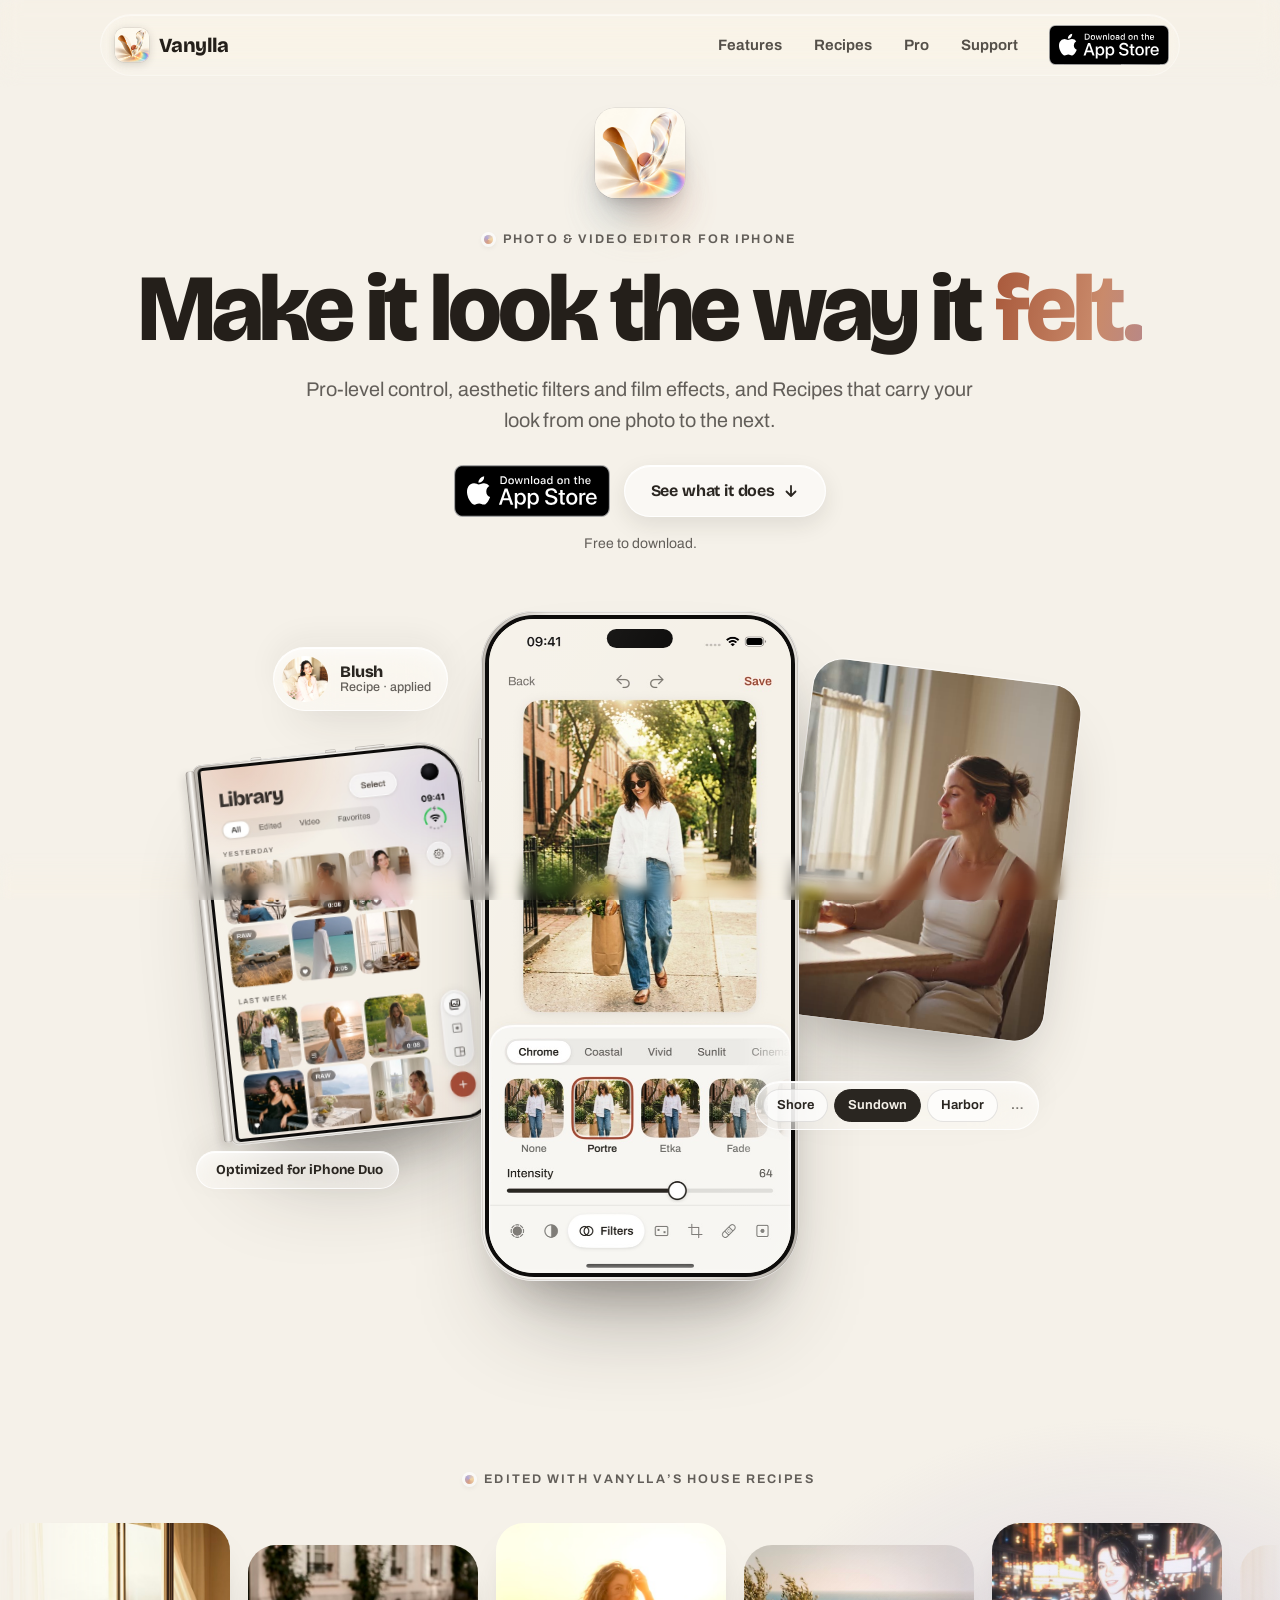
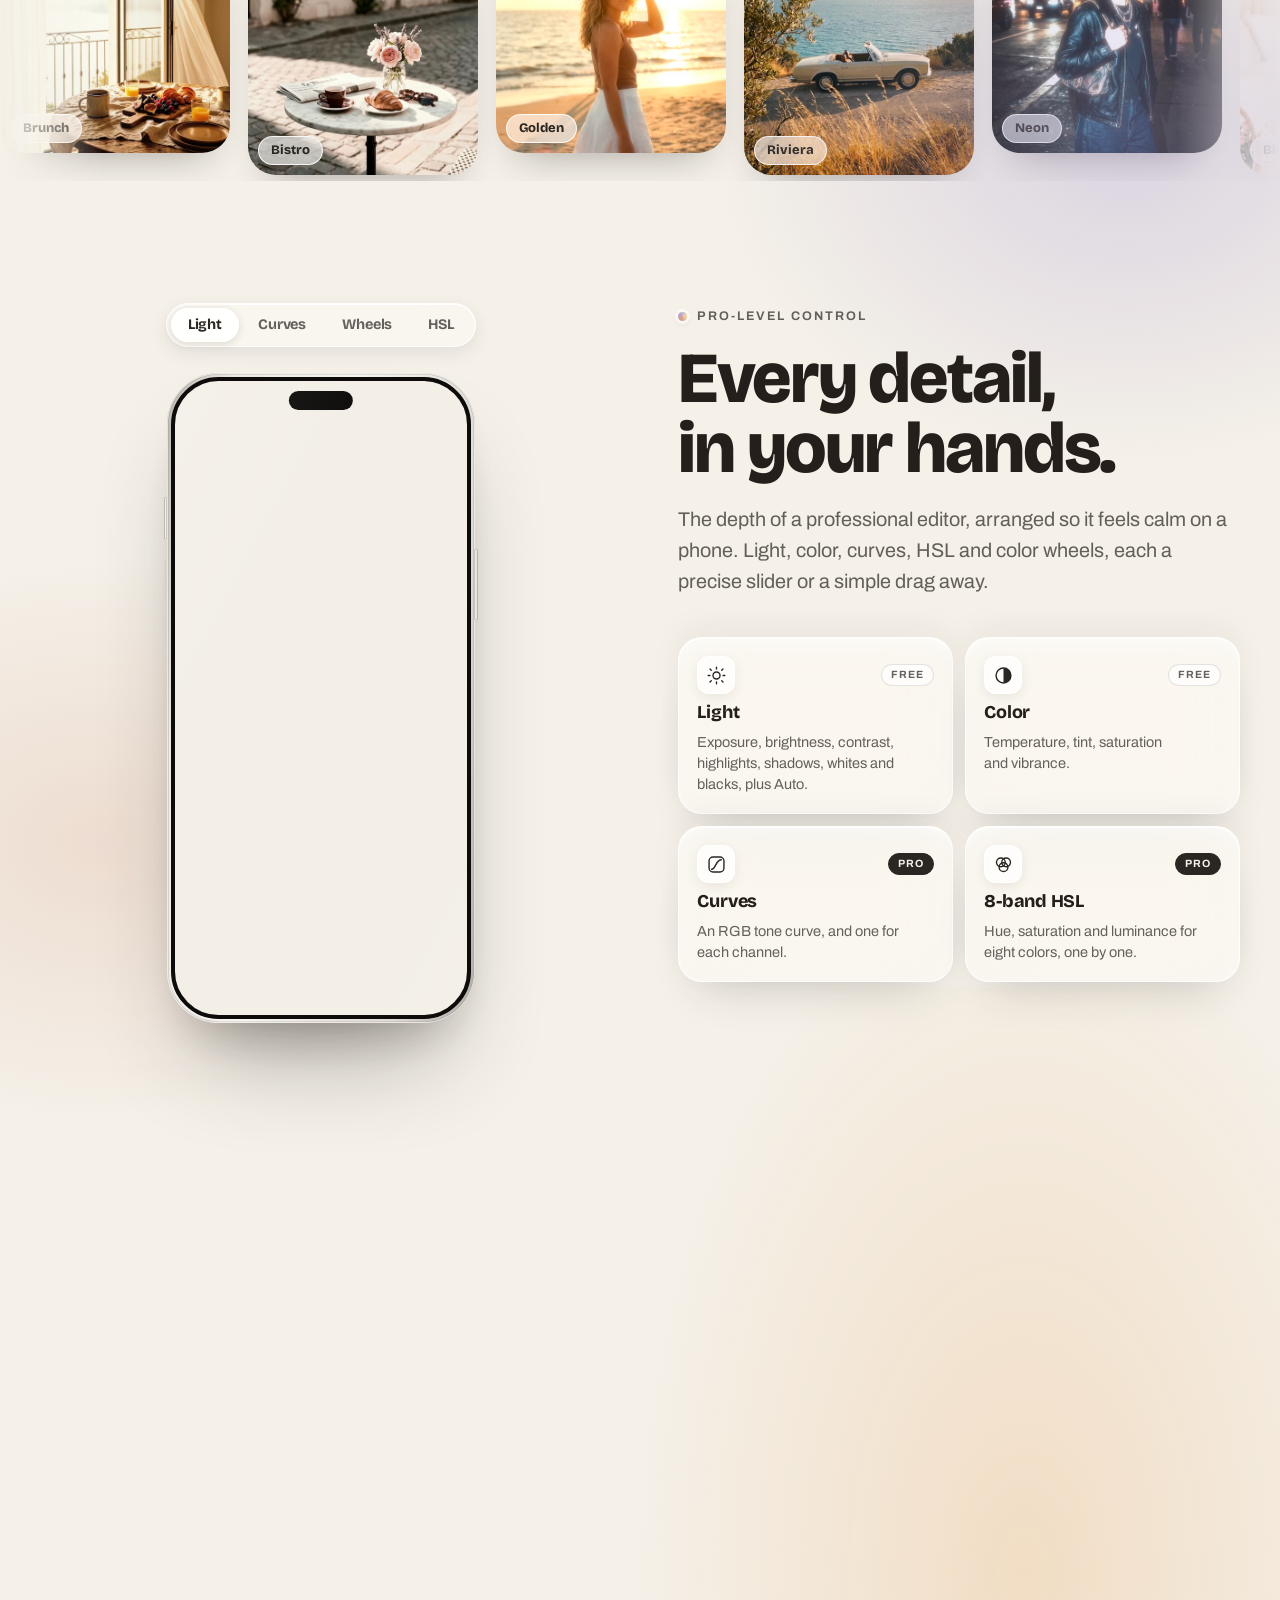
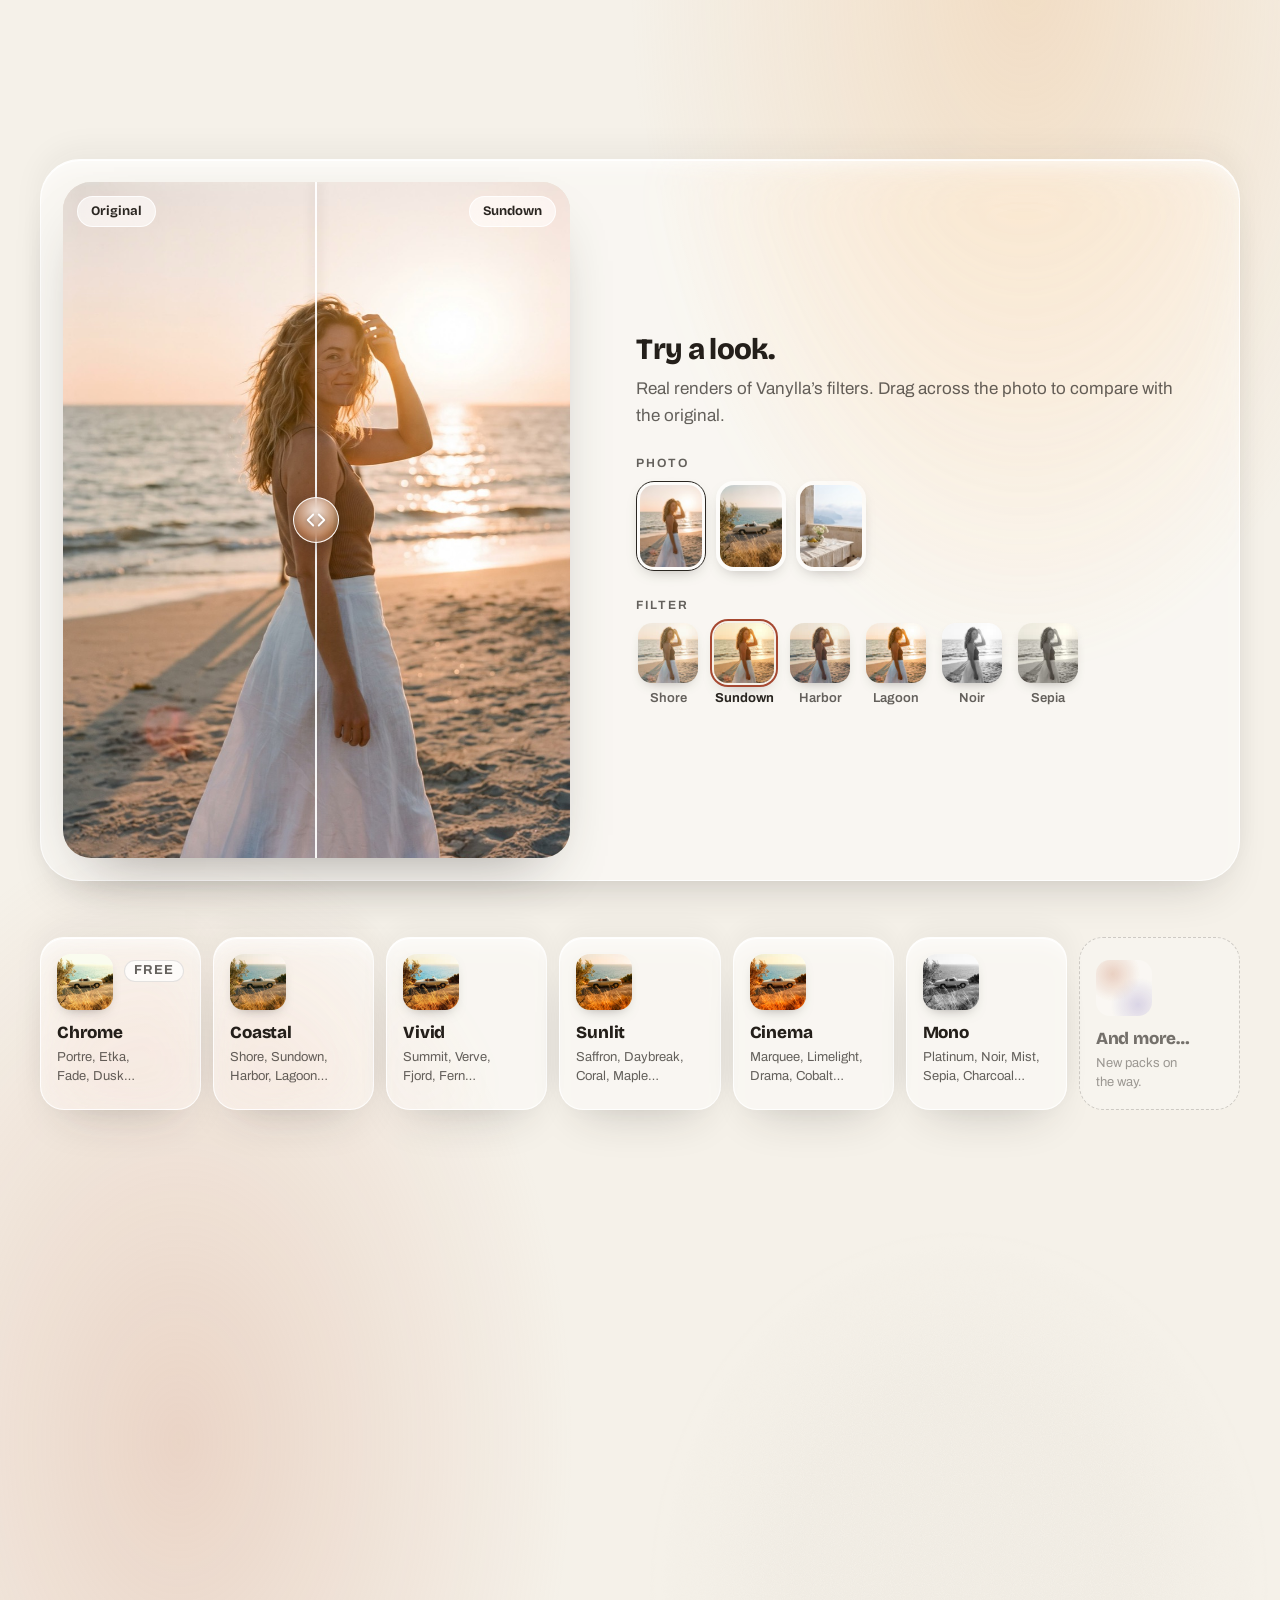
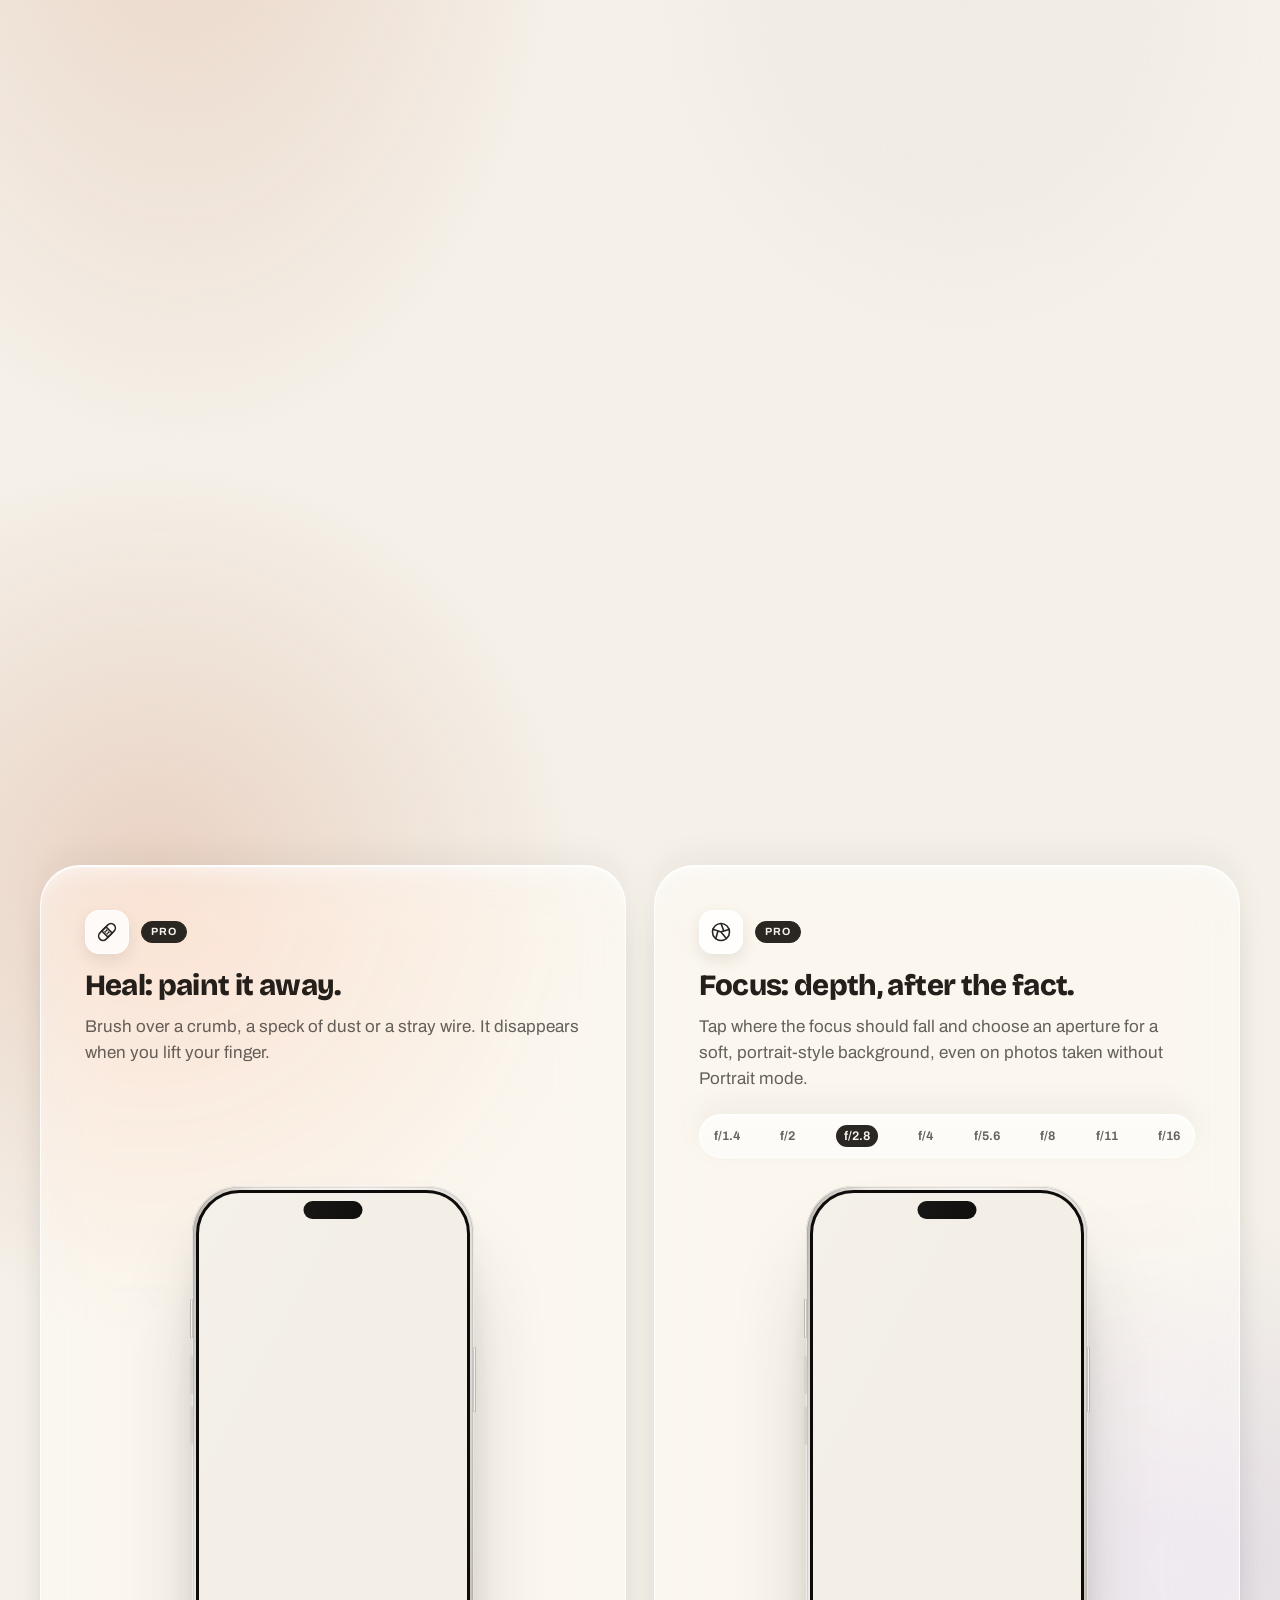
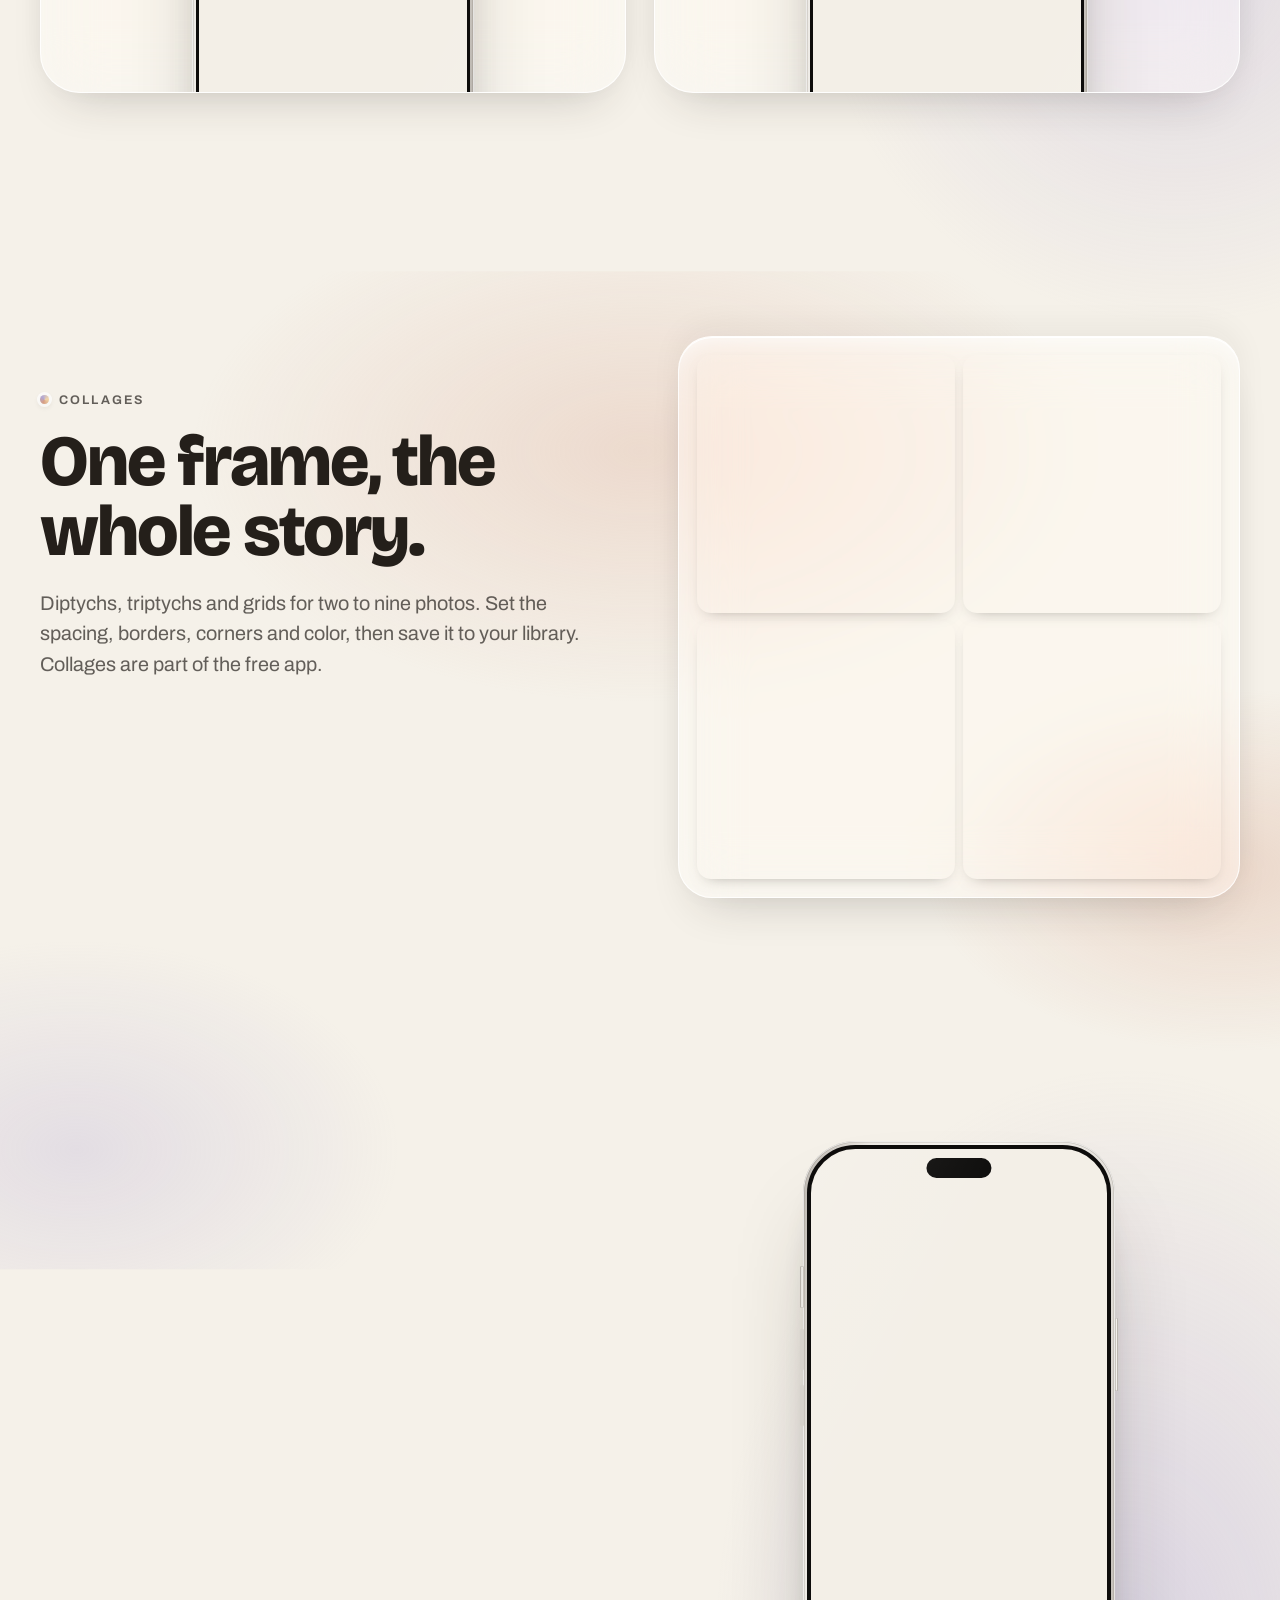
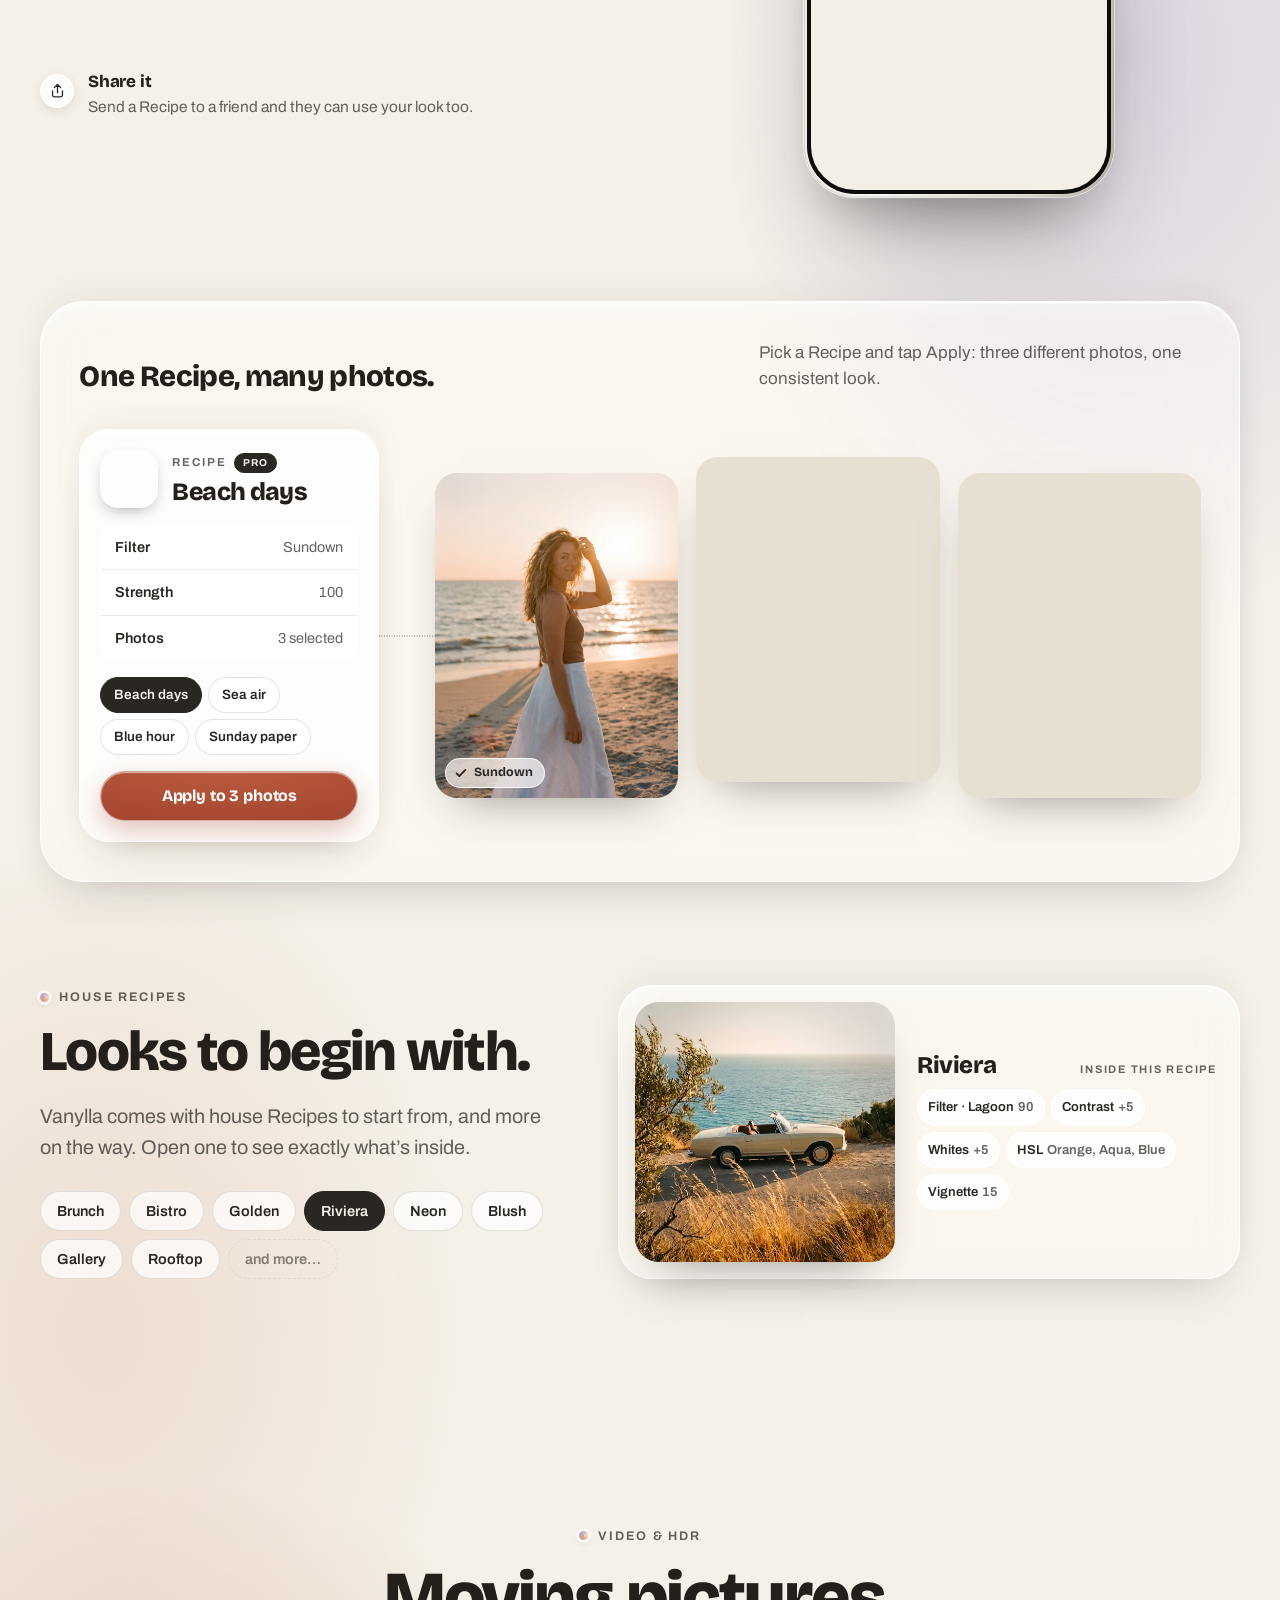
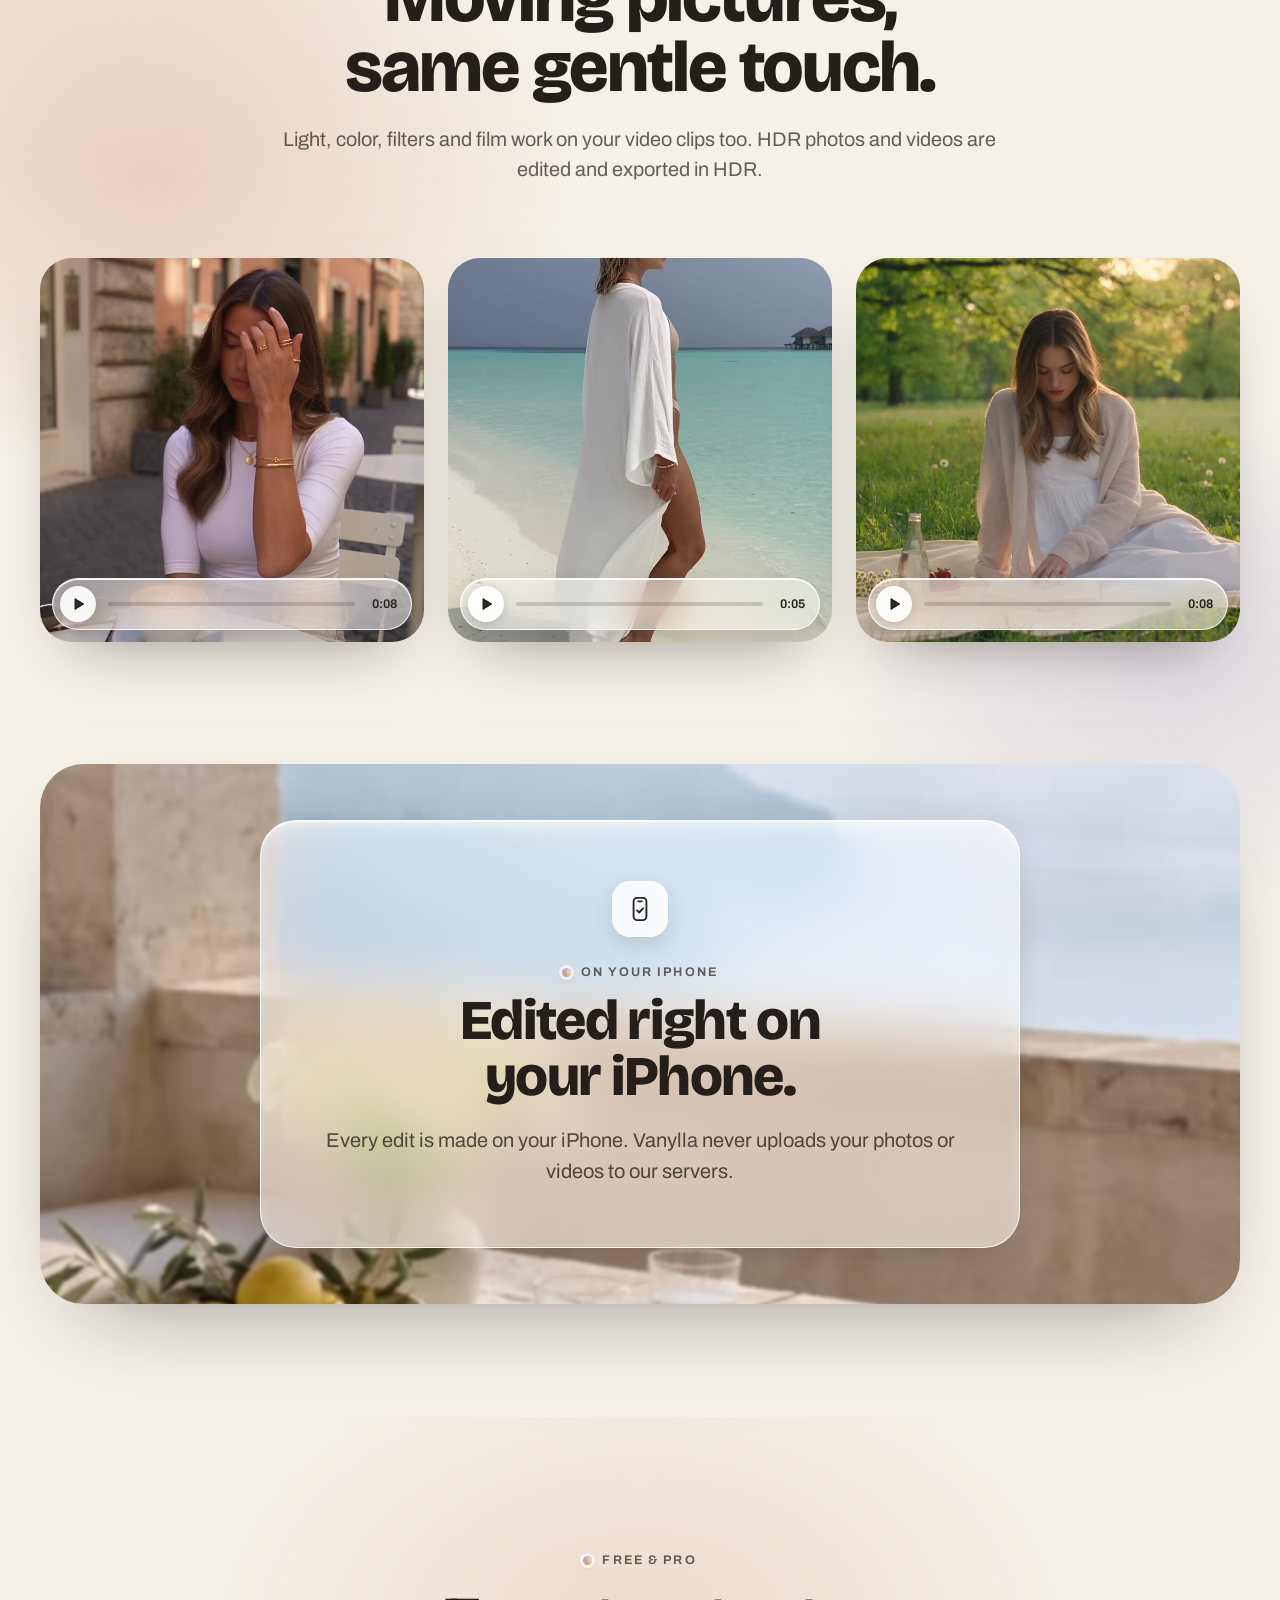
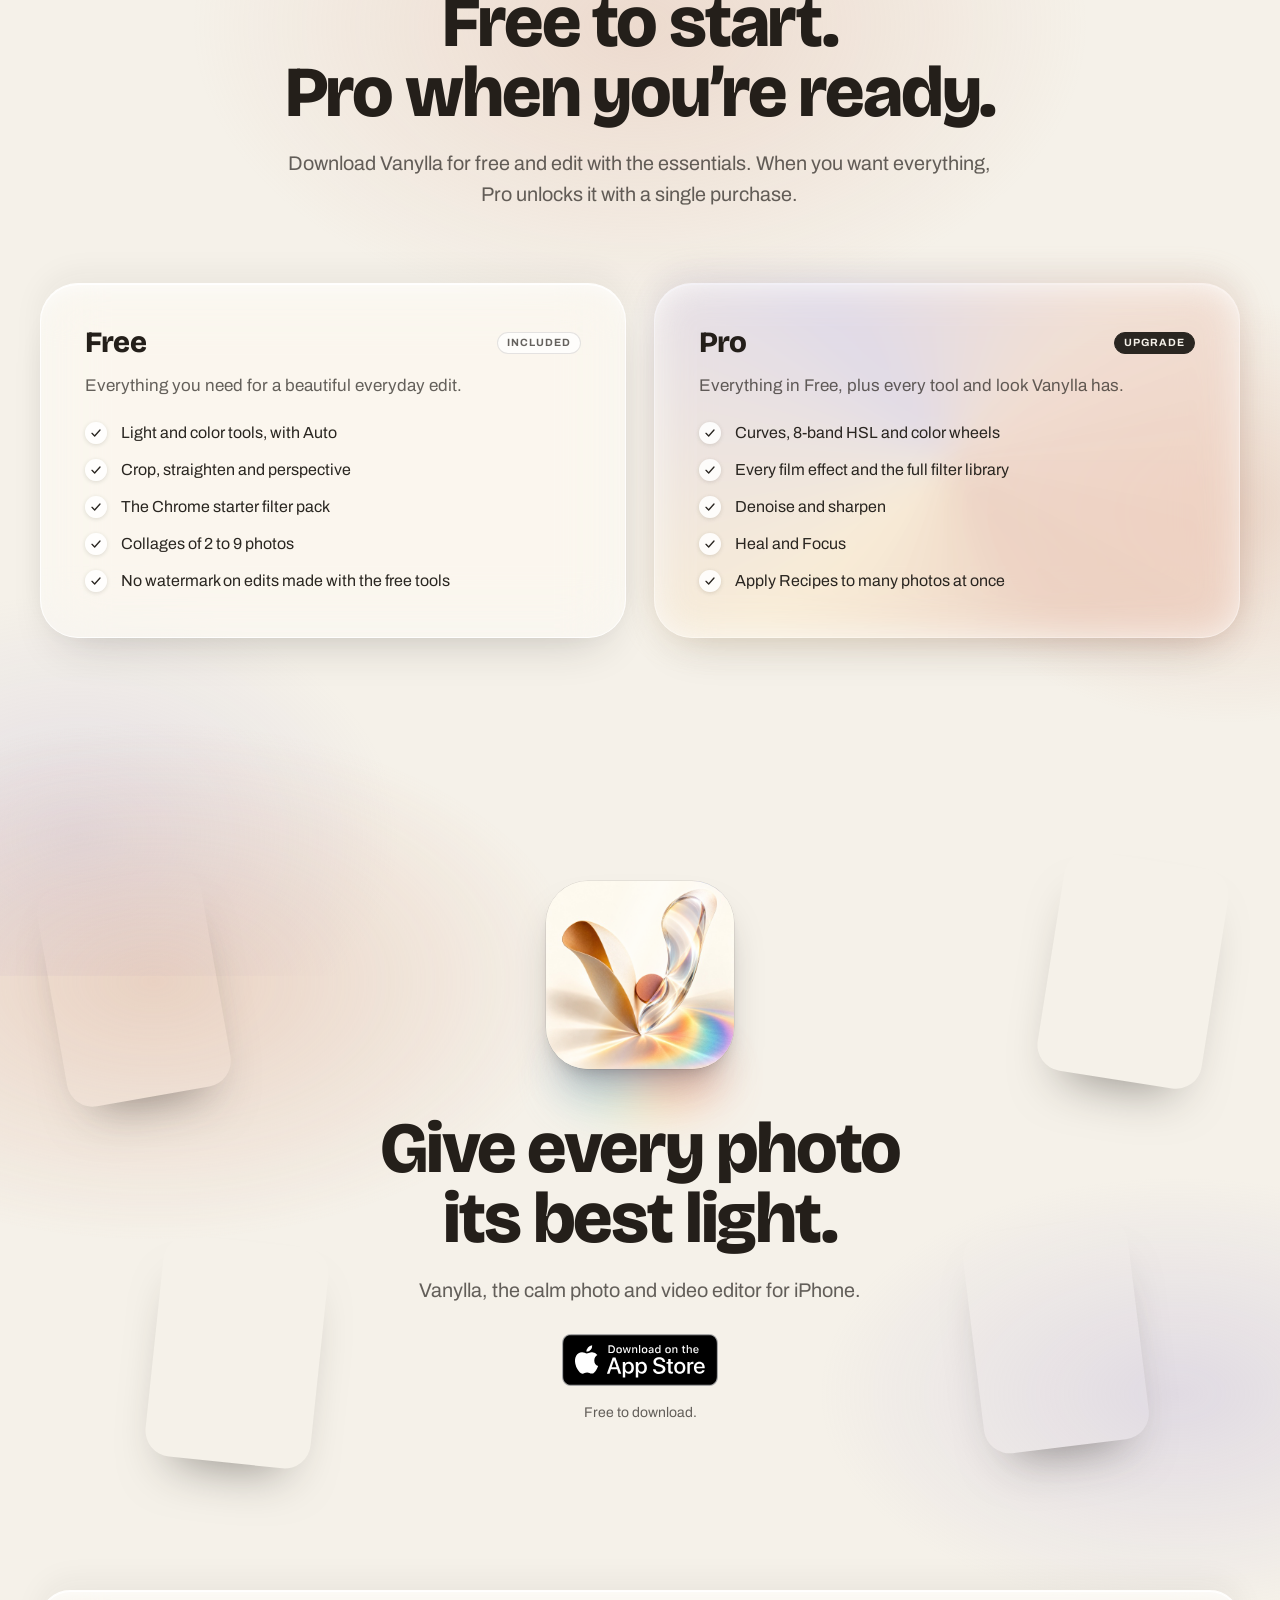
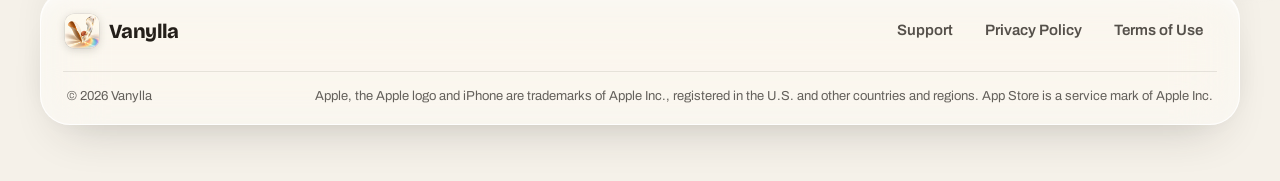
<file: index.html>
<!doctype html>
<html lang="en">
<head>
  <meta charset="utf-8">
  <meta name="viewport" content="width=device-width, initial-scale=1, viewport-fit=cover">
  <title>Vanylla — Photo &amp; video editor for iPhone</title>
  <meta name="description" content="Vanylla is a photo and video editor for iPhone: pro-level controls, aesthetic filters and film effects, Heal and Focus, collages, and Recipes that carry your look from one photo to many.">
  <meta name="theme-color" content="#F5F1E9">
  <meta name="color-scheme" content="light">
  <link rel="canonical" href="https://davidkalaejian.github.io/Vanylla.app/">
  <link rel="icon" type="image/png" sizes="64x64" href="assets/icon/favicon-64.png">
  <link rel="apple-touch-icon" href="assets/icon/apple-touch-icon.png">
  <meta property="og:type" content="website">
  <meta property="og:site_name" content="Vanylla">
  <meta property="og:url" content="https://davidkalaejian.github.io/Vanylla.app/">
  <meta property="og:title" content="Vanylla — Photo &amp; video editor for iPhone">
  <meta property="og:description" content="Pro-level control, aesthetic filters and film effects, Heal and Focus, collages, and Recipes that carry your look from one photo to many.">
  <meta property="og:image" content="https://davidkalaejian.github.io/Vanylla.app/assets/og.jpg">
  <meta property="og:image:width" content="1200">
  <meta property="og:image:height" content="630">
  <meta property="og:image:alt" content="The Vanylla app icon on a warm cream background beside photos edited in Vanylla.">
  <meta name="twitter:card" content="summary_large_image">
  <meta name="twitter:title" content="Vanylla — Photo &amp; video editor for iPhone">
  <meta name="twitter:description" content="Pro-level control, aesthetic filters and film effects, Heal and Focus, collages, and Recipes.">
  <meta name="twitter:image" content="https://davidkalaejian.github.io/Vanylla.app/assets/og.jpg">
  <link rel="preload" href="assets/fonts/BricolageGrotesque.woff" as="font" type="font/woff" crossorigin>
  <link rel="preload" href="assets/fonts/Archivo.woff" as="font" type="font/woff" crossorigin>
  <link rel="stylesheet" href="assets/css/site.css?v=9">
  <script>
    /* Hide-then-reveal only when JS runs; if site.js never arrives, show everything after 3 s. */
    document.documentElement.classList.add("js");
    setTimeout(function () { if (!window.VANYLLA_READY) document.documentElement.classList.remove("js"); }, 3000);
  </script>
  <script src="assets/js/site.js?v=8" defer></script>
</head>
<body>
  <a class="skip-link" href="#main">Skip to content</a>
  <div class="atmos" aria-hidden="true"><i></i><i></i><i></i></div>
  <div class="edge edge--top" aria-hidden="true"></div>
  <div class="edge edge--bottom" aria-hidden="true"></div>

  <header class="nav" data-nav>
    <nav class="nav-bar" aria-label="Primary">
      <a class="brand" href="index.html" aria-label="Vanylla, home">
        <img src="assets/icon/icon-128.jpg" width="34" height="34" alt="">
        <span>Vanylla</span>
      </a>
      <ul class="nav-links">
        <li><a href="#features">Features</a></li>
        <li><a href="#recipes">Recipes</a></li>
        <li><a href="#pro">Pro</a></li>
        <li><a href="support.html">Support</a></li>
      </ul>
      <a class="badge badge--nav" data-store href="#download"><img src="assets/img/app-store-badge.svg" alt="Download on the App Store" width="120" height="40"></a>
      <button class="nav-menu" type="button" aria-expanded="false" aria-controls="nav-sheet" data-menu>
        <span class="visually-hidden">Menu</span>
        <svg class="i-open" viewBox="0 0 24 24" aria-hidden="true"><path d="M4 8h16M4 16h16" stroke="currentColor" stroke-width="2" stroke-linecap="round"/></svg>
        <svg class="i-close" viewBox="0 0 24 24" aria-hidden="true"><path d="M6 6l12 12M18 6L6 18" stroke="currentColor" stroke-width="2" stroke-linecap="round"/></svg>
      </button>
    </nav>
    <div class="nav-sheet glass" id="nav-sheet">
      <a href="#features">Features</a>
      <a href="#recipes">Recipes</a>
      <a href="#pro">Pro</a>
      <a href="support.html">Support</a>
    </div>
  </header>

  <main id="main">
    <!-- Hero -->
    <section class="section hero" id="top" aria-labelledby="hero-title" data-hero>
      <div class="wrap hero-copy" data-hero-copy data-stagger>
        <div class="app-icon reveal">
          <div class="float">
            <img src="assets/icon/icon-512.jpg" width="512" height="512" alt="The Vanylla app icon: a glass and paper V with a terracotta dot.">
            <span class="caustic" aria-hidden="true"></span>
          </div>
          <span class="glow" aria-hidden="true"></span>
        </div>
        <p class="eyebrow reveal">Photo &amp; video editor for iPhone</p>
        <h1 class="display reveal" id="hero-title">Make it look the way it <span class="shine">felt.</span></h1>
        <p class="lede reveal">Pro-level control, aesthetic filters and film effects, and Recipes that carry your look from one photo to the next.</p>
        <div class="cta-row reveal">
          <a class="badge" data-store href="#download"><img src="assets/img/app-store-badge.svg" alt="Download on the App Store" width="156" height="52"></a>
          <a class="btn-glass" href="#features">See what it does
            <svg viewBox="0 0 16 16" aria-hidden="true"><path d="M8 3v10M3.5 8.5 8 13l4.5-4.5" fill="none" stroke="currentColor" stroke-width="1.8" stroke-linecap="round" stroke-linejoin="round"/></svg>
          </a>
        </div>
        <p class="fine reveal">Free to download.</p>
      </div>

      <div class="wrap hero-stage">
        <div class="hs-left"><div class="px" data-depth="0.04">
          <div class="duo-device reveal" style="--i:1">
            <div class="duo-screen"><img src="assets/img/screens/duo-library.jpg" srcset="assets/img/screens/duo-library.jpg 699w, assets/img/screens/duo-library-1398.jpg 1398w" sizes="(max-width: 640px) 196px, 290px" width="699" height="1017" alt="Vanylla's Library on the cover display of a folded iPhone Duo, with its rail of tabs at the side."></div>
            <i class="duo-btn duo-btn-top a" aria-hidden="true"></i><i class="duo-btn duo-btn-top b" aria-hidden="true"></i><i class="duo-btn duo-btn-top c" aria-hidden="true"></i><i class="duo-btn duo-btn-side" aria-hidden="true"></i>
          </div>
          <p class="duo-label glass reveal" style="--i:4"><svg viewBox="0 0 24 24" aria-hidden="true"><rect x="4.5" y="3" width="15" height="18" rx="3.2"/><path d="M4.5 6.5v11"/></svg>Optimized for iPhone Duo</p>
        </div></div>
        <div class="hs-center"><div class="px" data-depth="-0.03">
          <div class="phone reveal" style="--i:2">
            <div class="screen"><img src="assets/img/screens/editor-filters.jpg" srcset="assets/img/screens/editor-filters.jpg 599w, assets/img/screens/editor-filters-1179.jpg 1179w" sizes="(max-width: 640px) 236px, 296px" width="599" height="1300" alt="Vanylla's editor with the Chrome filter pack open and the Portre filter applied to a street portrait."></div>
          </div>
        </div></div>
        <div class="hs-right"><div class="px" data-depth="0.05">
          <div class="video-card reveal" style="--i:3">
            <video data-autoplay muted loop playsinline preload="metadata" poster="assets/video/cafe-window-matcha-poster.jpg" width="540" height="720" aria-label="A short clip: a woman drinking matcha by a sunny window.">
              <source src="assets/video/cafe-window-matcha.mp4" type="video/mp4">
            </video>
          </div>
        </div></div>

        <div class="float-ui fu-recipe glass reveal px" data-depth="0.03" style="--i:4" aria-hidden="true">
          <img src="assets/img/recipes/recipe-pink-soft-after.jpg" width="508" height="508" alt="">
          <span><b>Blush</b><small>Recipe · applied</small></span>
        </div>
        <div class="float-ui fu-chips glass reveal px" data-depth="0.03" style="--i:5" aria-hidden="true">
          <span>Shore</span><span class="on">Sundown</span><span>Harbor</span><span class="more">…</span>
        </div>
        <p class="duo-label-m glass reveal" style="--i:5" aria-hidden="true"><svg viewBox="0 0 24 24" aria-hidden="true"><rect x="4.5" y="3" width="15" height="18" rx="3.2"/><path d="M4.5 6.5v11"/></svg>Optimized for iPhone Duo</p>
      </div>
    </section>

    <!-- Ribbon of house Recipes -->
    <section class="ribbon-section" aria-label="Photos edited with Vanylla's house Recipes">
      <p class="eyebrow ribbon-label reveal">Edited with Vanylla’s house Recipes</p>
      <div class="ribbon reveal">
        <div class="ribbon-track">
          <figure><img draggable="false" src="assets/img/recipes/recipe-warm-morning-after.jpg" width="508" height="508" loading="lazy" decoding="async" alt="Breakfast on a balcony, edited with the Brunch Recipe."><figcaption>Brunch</figcaption></figure>
          <figure><img draggable="false" src="assets/img/recipes/recipe-soft-cafe-after.jpg" width="508" height="508" loading="lazy" decoding="async" alt="A café table on a cobbled street, edited with the Bistro Recipe."><figcaption>Bistro</figcaption></figure>
          <figure><img draggable="false" src="assets/img/recipes/recipe-golden-glow-after.jpg" width="508" height="508" loading="lazy" decoding="async" alt="A woman on a beach at sunset, edited with the Golden Recipe."><figcaption>Golden</figcaption></figure>
          <figure><img draggable="false" src="assets/img/recipes/recipe-vivid-coast-after.jpg" width="508" height="508" loading="lazy" decoding="async" alt="A vintage convertible above the sea, edited with the Riviera Recipe."><figcaption>Riviera</figcaption></figure>
          <figure><img draggable="false" src="assets/img/recipes/recipe-city-night-after.jpg" width="508" height="508" loading="lazy" decoding="async" alt="A night street lit by theatre signs, edited with the Neon Recipe."><figcaption>Neon</figcaption></figure>
          <figure><img draggable="false" src="assets/img/recipes/recipe-pink-soft-after.jpg" width="508" height="508" loading="lazy" decoding="async" alt="A soft portrait in a pink cardigan, edited with the Blush Recipe."><figcaption>Blush</figcaption></figure>
          <figure><img draggable="false" src="assets/img/recipes/recipe-street-mono-after.jpg" width="508" height="508" loading="lazy" decoding="async" alt="A laughing woman at a café, in black and white with the Gallery Recipe."><figcaption>Gallery</figcaption></figure>
          <figure><img draggable="false" src="assets/img/recipes/recipe-dusk-cool-after.jpg" width="508" height="508" loading="lazy" decoding="async" alt="A portrait on a rooftop at dusk, edited with the Rooftop Recipe."><figcaption>Rooftop</figcaption></figure>
          <!-- second pass for a seamless loop -->
          <figure aria-hidden="true"><img draggable="false" src="assets/img/recipes/recipe-warm-morning-after.jpg" width="508" height="508" loading="lazy" decoding="async" alt=""><figcaption>Brunch</figcaption></figure>
          <figure aria-hidden="true"><img draggable="false" src="assets/img/recipes/recipe-soft-cafe-after.jpg" width="508" height="508" loading="lazy" decoding="async" alt=""><figcaption>Bistro</figcaption></figure>
          <figure aria-hidden="true"><img draggable="false" src="assets/img/recipes/recipe-golden-glow-after.jpg" width="508" height="508" loading="lazy" decoding="async" alt=""><figcaption>Golden</figcaption></figure>
          <figure aria-hidden="true"><img draggable="false" src="assets/img/recipes/recipe-vivid-coast-after.jpg" width="508" height="508" loading="lazy" decoding="async" alt=""><figcaption>Riviera</figcaption></figure>
          <figure aria-hidden="true"><img draggable="false" src="assets/img/recipes/recipe-city-night-after.jpg" width="508" height="508" loading="lazy" decoding="async" alt=""><figcaption>Neon</figcaption></figure>
          <figure aria-hidden="true"><img draggable="false" src="assets/img/recipes/recipe-pink-soft-after.jpg" width="508" height="508" loading="lazy" decoding="async" alt=""><figcaption>Blush</figcaption></figure>
          <figure aria-hidden="true"><img draggable="false" src="assets/img/recipes/recipe-street-mono-after.jpg" width="508" height="508" loading="lazy" decoding="async" alt=""><figcaption>Gallery</figcaption></figure>
          <figure aria-hidden="true"><img draggable="false" src="assets/img/recipes/recipe-dusk-cool-after.jpg" width="508" height="508" loading="lazy" decoding="async" alt=""><figcaption>Rooftop</figcaption></figure>
        </div>
      </div>
    </section>

    <!-- Pro-level control -->
    <section class="section" id="features" aria-labelledby="features-title">
      <div class="wash wash--lilac" data-shift="0.14" aria-hidden="true"></div>
      <div class="wrap split">
        <div class="showcase">
          <div class="seg reveal" role="tablist" aria-label="Editor screens" data-tabs>
            <button type="button" role="tab" id="tab-light" aria-controls="panel-control" aria-selected="true">Light</button>
            <button type="button" role="tab" id="tab-curves" aria-controls="panel-control" aria-selected="false" tabindex="-1">Curves</button>
            <button type="button" role="tab" id="tab-wheels" aria-controls="panel-control" aria-selected="false" tabindex="-1">Wheels</button>
            <button type="button" role="tab" id="tab-hsl" aria-controls="panel-control" aria-selected="false" tabindex="-1">HSL</button>
          </div>
          <div class="phone reveal" id="panel-control" role="tabpanel" aria-labelledby="tab-light" style="--i:1">
            <div class="screen">
              <div class="layer is-on" data-panel="tab-light"><img src="assets/img/screens/editor-light.jpg" srcset="assets/img/screens/editor-light.jpg 599w, assets/img/screens/editor-light-1179.jpg 1179w" sizes="(max-width: 640px) 260px, 290px" width="599" height="1300" loading="lazy" decoding="async" alt="The Light tools: Exposure +0.35 EV, Brightness +8 and Contrast −12, with Auto, Curves and Detail above."></div>
              <div class="layer" data-panel="tab-curves" aria-hidden="true"><img src="assets/img/screens/editor-curves.jpg" srcset="assets/img/screens/editor-curves.jpg 599w, assets/img/screens/editor-curves-1179.jpg 1179w" sizes="(max-width: 640px) 260px, 290px" width="599" height="1300" loading="lazy" decoding="async" alt="The tone curve over a histogram, with RGB, red, green and blue channels and a point reading In 174, Out 200."></div>
              <div class="layer" data-panel="tab-wheels" aria-hidden="true"><img src="assets/img/screens/editor-wheels.jpg" srcset="assets/img/screens/editor-wheels.jpg 599w, assets/img/screens/editor-wheels-1179.jpg 1179w" sizes="(max-width: 640px) 260px, 290px" width="599" height="1300" loading="lazy" decoding="async" alt="Three color wheels for shadows, midtones and highlights: shadows toward teal, highlights toward amber."></div>
              <div class="layer" data-panel="tab-hsl" aria-hidden="true"><img src="assets/img/screens/editor-hsl.jpg" srcset="assets/img/screens/editor-hsl.jpg 599w, assets/img/screens/editor-hsl-1179.jpg 1179w" sizes="(max-width: 640px) 260px, 290px" width="599" height="1300" loading="lazy" decoding="async" alt="The HSL tool with eight color swatches; orange selected with hue +12° and saturation +8."></div>
            </div>
          </div>
        </div>

        <div class="feat-copy">
          <div class="sh" data-stagger>
            <p class="eyebrow reveal">Pro-level control</p>
            <h2 class="display reveal" id="features-title">Every detail, in your hands.</h2>
            <p class="lede reveal">The depth of a professional editor, arranged so it feels calm on a phone. Light, color, curves, HSL and color wheels, each a precise slider or a simple drag away.</p>
          </div>
          <ul class="tools" data-stagger>
            <li class="tool glass glass-card reveal" data-tool="tab-light">
              <div class="tool-top"><span class="ico"><svg viewBox="0 0 24 24" aria-hidden="true"><circle cx="12" cy="12" r="4"/><path d="M12 2.5v2M12 19.5v2M4.6 4.6 6 6M18 18l1.4 1.4M2.5 12h2M19.5 12h2M4.6 19.4 6 18M18 6l1.4-1.4"/></svg></span><span class="tag">Free</span></div>
              <h3 class="h4"><button type="button" class="tool-link" data-show-tab="tab-light" aria-controls="panel-control">Light</button></h3>
              <p>Exposure, brightness, contrast, highlights, shadows, whites and blacks, plus Auto.</p>
            </li>
            <li class="tool glass glass-card reveal">
              <div class="tool-top"><span class="ico"><svg viewBox="0 0 24 24" aria-hidden="true"><circle cx="12" cy="12" r="8.5"/><path d="M12 3.5a8.5 8.5 0 0 1 0 17z" fill="currentColor" stroke="none" style="fill:var(--ink)"/></svg></span><span class="tag">Free</span></div>
              <h3 class="h4">Color</h3>
              <p>Temperature, tint, saturation and vibrance.</p>
            </li>
            <li class="tool glass glass-card reveal" data-tool="tab-curves">
              <div class="tool-top"><span class="ico"><svg viewBox="0 0 24 24" aria-hidden="true"><rect x="3.5" y="3.5" width="17" height="17" rx="4.5"/><path d="M6.5 17.5c5-.6 4.6-11 11-11"/></svg></span><span class="tag tag--pro">Pro</span></div>
              <h3 class="h4"><button type="button" class="tool-link" data-show-tab="tab-curves" aria-controls="panel-control">Curves</button></h3>
              <p>An RGB tone curve, and one for each channel.</p>
            </li>
            <li class="tool glass glass-card reveal" data-tool="tab-hsl">
              <div class="tool-top"><span class="ico"><svg viewBox="0 0 24 24" aria-hidden="true"><circle cx="9" cy="9.5" r="5"/><circle cx="15" cy="9.5" r="5"/><circle cx="12" cy="15" r="5"/></svg></span><span class="tag tag--pro">Pro</span></div>
              <h3 class="h4"><button type="button" class="tool-link" data-show-tab="tab-hsl" aria-controls="panel-control">8-band HSL</button></h3>
              <p>Hue, saturation and luminance for eight colors, one by one.</p>
            </li>
            <li class="tool glass glass-card reveal" data-tool="tab-wheels">
              <div class="tool-top"><span class="ico"><svg viewBox="0 0 24 24" aria-hidden="true"><circle cx="12" cy="12" r="8.5"/><circle cx="14.6" cy="9.8" r="2.1"/></svg></span><span class="tag tag--pro">Pro</span></div>
              <h3 class="h4"><button type="button" class="tool-link" data-show-tab="tab-wheels" aria-controls="panel-control">Color wheels</button></h3>
              <p>Tone shadows, midtones and highlights separately.</p>
            </li>
            <li class="tool glass glass-card reveal">
              <div class="tool-top"><span class="ico"><svg viewBox="0 0 24 24" aria-hidden="true"><path d="M12 4.2 20.4 19H3.6z"/><path d="M12 4.2V19"/></svg></span><span class="tag tag--pro">Pro</span></div>
              <h3 class="h4">Detail</h3>
              <p>Denoise and sharpen, for crisp edges and clean shadows.</p>
            </li>
          </ul>
        </div>
      </div>
    </section>

    <!-- Filters & film -->
    <section class="section" id="looks" aria-labelledby="looks-title">
      <div class="wash wash--golden" data-shift="0.12" aria-hidden="true"></div>
      <div class="wrap">
        <div class="sh sh--center" data-stagger>
          <p class="eyebrow reveal">Filters &amp; film</p>
          <h2 class="display reveal" id="looks-title">Looks with a soft spot for film.</h2>
          <p class="lede reveal">Aesthetic filters in curated packs, each with an intensity slider. Then add the character of film: grain, halation, bloom and the soft glow that make a photo feel like a memory.</p>
        </div>

        <div class="lab glass glass-card reveal reveal--flat" data-lab>
          <div class="lab-stage" data-lab-stage style="--pos:50%">
            <div class="lab-swap">
              <img draggable="false" class="lab-orig" data-lab-orig src="assets/img/looks/beach-original.jpg" width="896" height="1200" loading="lazy" decoding="async" alt="A woman walking on a beach at golden hour.">
              <div class="lab-looks" data-lab-looks>
                <img draggable="false" data-look="airy-cool" src="assets/img/looks/beach-airy-cool.jpg" width="896" height="1200" loading="lazy" decoding="async" alt="">
                <img draggable="false" data-look="golden-warm" class="is-on" src="assets/img/looks/beach-golden-warm.jpg" width="896" height="1200" loading="lazy" decoding="async" alt="">
                <img draggable="false" data-look="moody-blue" src="assets/img/looks/beach-moody-blue.jpg" width="896" height="1200" loading="lazy" decoding="async" alt="">
                <img draggable="false" data-look="clean-vivid" src="assets/img/looks/beach-clean-vivid.jpg" width="896" height="1200" loading="lazy" decoding="async" alt="">
                <img draggable="false" data-look="mono-contrast" src="assets/img/looks/beach-mono-contrast.jpg" width="896" height="1200" loading="lazy" decoding="async" alt="">
                <img draggable="false" data-look="mono-warm" src="assets/img/looks/beach-mono-warm.jpg" width="896" height="1200" loading="lazy" decoding="async" alt="">
              </div>
            </div>
            <span class="lab-tag lab-tag--l" aria-hidden="true">Original</span>
            <span class="lab-tag lab-tag--r" aria-hidden="true" data-lab-name>Sundown</span>
            <div class="lab-divider" aria-hidden="true"><span class="lab-knob"><svg viewBox="0 0 24 24"><path d="M9 6 3 12l6 6M15 6l6 6-6 6"/></svg></span></div>
            <input class="lab-range" type="range" min="0" max="100" step="1" value="50" aria-label="Compare: drag left to see more of the filter, right to see more of the original" data-lab-range>
          </div>
          <div class="lab-controls">
            <h3 class="h3">Try a look.</h3>
            <p class="body-72" style="margin:0">Real renders of Vanylla’s filters. Drag across the photo to compare with the original.</p>
            <p class="lab-label" id="lab-photo-label">Photo</p>
            <div class="lab-photos" role="radiogroup" aria-labelledby="lab-photo-label" data-radio="photo">
              <button type="button" class="photo-btn" role="radio" aria-checked="true" data-value="beach"><img src="assets/img/looks/thumb-beach.jpg" width="149" height="200" alt="Beach"></button>
              <button type="button" class="photo-btn" role="radio" aria-checked="false" tabindex="-1" data-value="conv"><img src="assets/img/looks/thumb-conv.jpg" width="149" height="200" alt="Convertible by the sea"></button>
              <button type="button" class="photo-btn" role="radio" aria-checked="false" tabindex="-1" data-value="terrace"><img src="assets/img/looks/thumb-terrace.jpg" width="149" height="200" alt="Terrace table"></button>
            </div>
            <p class="lab-label" id="lab-look-label">Filter</p>
            <div class="look-strip" role="radiogroup" aria-labelledby="lab-look-label" data-radio="look">
              <button type="button" class="look-btn" role="radio" aria-checked="false" tabindex="-1" data-value="airy-cool"><img data-thumb src="assets/img/looks/thumb-beach-airy-cool.jpg" width="160" height="160" alt=""><span>Shore</span></button>
              <button type="button" class="look-btn" role="radio" aria-checked="true" data-value="golden-warm"><img data-thumb src="assets/img/looks/thumb-beach-golden-warm.jpg" width="160" height="160" alt=""><span>Sundown</span></button>
              <button type="button" class="look-btn" role="radio" aria-checked="false" tabindex="-1" data-value="moody-blue"><img data-thumb src="assets/img/looks/thumb-beach-moody-blue.jpg" width="160" height="160" alt=""><span>Harbor</span></button>
              <button type="button" class="look-btn" role="radio" aria-checked="false" tabindex="-1" data-value="clean-vivid"><img data-thumb src="assets/img/looks/thumb-beach-clean-vivid.jpg" width="160" height="160" alt=""><span>Lagoon</span></button>
              <button type="button" class="look-btn" role="radio" aria-checked="false" tabindex="-1" data-value="mono-contrast"><img data-thumb src="assets/img/looks/thumb-beach-mono-contrast.jpg" width="160" height="160" alt=""><span>Noir</span></button>
              <button type="button" class="look-btn" role="radio" aria-checked="false" tabindex="-1" data-value="mono-warm"><img data-thumb src="assets/img/looks/thumb-beach-mono-warm.jpg" width="160" height="160" alt=""><span>Sepia</span></button>
            </div>
            <p class="visually-hidden" aria-live="polite" data-lab-live></p>
          </div>
        </div>

        <ul class="packs" data-stagger aria-label="Filter packs">
          <li class="pack glass glass-card lift reveal"><div class="pack-top"><img src="assets/img/packs/chrome.jpg" width="160" height="160" loading="lazy" decoding="async" alt=""><span class="tag">Free</span></div><b>Chrome</b><span>Portre, Etka, Fade, Dusk…</span></li>
          <li class="pack glass glass-card lift reveal"><div class="pack-top"><img src="assets/img/packs/coastal.jpg" width="160" height="160" loading="lazy" decoding="async" alt=""></div><b>Coastal</b><span>Shore, Sundown, Harbor, Lagoon…</span></li>
          <li class="pack glass glass-card lift reveal"><div class="pack-top"><img src="assets/img/packs/vivid.jpg" width="160" height="160" loading="lazy" decoding="async" alt=""></div><b>Vivid</b><span>Summit, Verve, Fjord, Fern…</span></li>
          <li class="pack glass glass-card lift reveal"><div class="pack-top"><img src="assets/img/packs/sunlit.jpg" width="160" height="160" loading="lazy" decoding="async" alt=""></div><b>Sunlit</b><span>Saffron, Daybreak, Coral, Maple…</span></li>
          <li class="pack glass glass-card lift reveal"><div class="pack-top"><img src="assets/img/packs/cinema.jpg" width="160" height="160" loading="lazy" decoding="async" alt=""></div><b>Cinema</b><span>Marquee, Limelight, Drama, Cobalt…</span></li>
          <li class="pack glass glass-card lift reveal"><div class="pack-top"><img src="assets/img/packs/mono.jpg" width="160" height="160" loading="lazy" decoding="async" alt=""></div><b>Mono</b><span>Platinum, Noir, Mist, Sepia, Charcoal…</span></li>
          <li class="pack pack--more reveal"><div class="pack-top"><span class="more-swatch" aria-hidden="true"></span></div><b>And more…</b><span>New packs on the way.</span></li>
        </ul>

        <div class="film split split--rev">
          <div class="showcase grain-card">
            <div class="phone reveal">
              <div class="screen"><img src="assets/img/screens/editor-film.jpg" srcset="assets/img/screens/editor-film.jpg 599w, assets/img/screens/editor-film-1179.jpg 1179w" sizes="(max-width: 640px) 260px, 290px" width="599" height="1300" loading="lazy" decoding="async" alt="The Film tools with the Super 8 stock on a rooftop portrait at dusk: Intensity 100, Grain 45, Halation 25."></div>
            </div>
            <div class="float-card fc-stock glass reveal" style="--i:2" aria-hidden="true"><span>Halite</span><span class="on">Super 8</span><span>Gate</span><span class="more">…</span></div>
          </div>
          <div class="film-copy" data-stagger>
            <p class="eyebrow reveal">Film effects</p>
            <h3 class="display h-sub reveal">The feel of film.</h3>
            <p class="lede reveal">Start from a film stock, then set the grain, halation and bloom yourself.</p>
            <ul class="film-grid reveal" aria-label="Film controls">
              <li><i aria-hidden="true"></i>Grain</li>
              <li><i aria-hidden="true"></i>Halation</li>
              <li><i aria-hidden="true"></i>Bloom</li>
              <li><i aria-hidden="true"></i>Chromatic aberration</li>
              <li><i aria-hidden="true"></i>Gate weave</li>
              <li><i aria-hidden="true"></i>Vignette</li>
              <li><i aria-hidden="true"></i>Light leaks</li>
              <li><i aria-hidden="true"></i>Dust</li>
            </ul>
          </div>
        </div>
      </div>
    </section>

    <!-- Heal & Focus -->
    <section class="section" id="tools" aria-labelledby="tools-title">
      <div class="wash wash--peach" data-shift="0.12" aria-hidden="true"></div>
      <div class="wrap">
        <div class="sh sh--center" data-stagger>
          <p class="eyebrow reveal">Heal &amp; Focus</p>
          <h2 class="display reveal" id="tools-title">Lose the distraction. Choose the focus.</h2>
          <p class="lede reveal">Two quiet tools for when a photo is almost perfect.</p>
        </div>
        <div class="duo" data-stagger>
          <article class="duo-card glass glass-card reveal">
            <div class="head"><span class="ico"><svg viewBox="0 0 24 24" aria-hidden="true"><g transform="rotate(-45 12 12)"><rect x="2" y="7.6" width="20" height="8.8" rx="4.4"/><rect x="9" y="7.6" width="6" height="8.8"/><path d="M11 10.6h.01M13 10.6h.01M11 13.4h.01M13 13.4h.01" stroke-width="1.9"/></g></svg></span><span class="tag tag--pro">Pro</span></div>
            <h3 class="h3">Heal: paint it away.</h3>
            <p>Brush over a crumb, a speck of dust or a stray wire. It disappears when you lift your finger.</p>
            <div class="phone-peek">
              <div class="phone">
                <div class="screen"><img src="assets/img/screens/editor-heal.jpg" srcset="assets/img/screens/editor-heal.jpg 599w, assets/img/screens/editor-heal-1179.jpg 1179w" sizes="(max-width: 640px) 250px, 270px" width="599" height="1300" loading="lazy" decoding="async" alt="Heal in use: a brush stroke painted over sunglasses on a café table, with the hint “Lift your finger to remove”."></div>
              </div>
            </div>
          </article>
          <article class="duo-card glass glass-card reveal">
            <div class="head"><span class="ico"><svg viewBox="0 0 24 24" aria-hidden="true"><circle cx="12" cy="12" r="8.5"/><g class="aperture-ico"><path d="M12 3.5l2.9 7.6M20.1 9.4l-7.9 2.4M17.4 18.6l-5.2-6.3M6.7 18.7 9 10.9M3.9 9.3l8.2 2.6"/></g></svg></span><span class="tag tag--pro">Pro</span></div>
            <h3 class="h3">Focus: depth, after the fact.</h3>
            <p>Tap where the focus should fall and choose an aperture for a soft, portrait-style background, even on photos taken without Portrait mode.</p>
            <div class="aperture-strip glass" aria-hidden="true"><span>f/1.4</span><span>f/2</span><span class="on">f/2.8</span><span>f/4</span><span>f/5.6</span><span>f/8</span><span>f/11</span><span>f/16</span></div>
            <div class="phone-peek">
              <div class="phone">
                <div class="screen"><img src="assets/img/screens/editor-focus.jpg" srcset="assets/img/screens/editor-focus.jpg 599w, assets/img/screens/editor-focus-1179.jpg 1179w" sizes="(max-width: 640px) 250px, 270px" width="599" height="1300" loading="lazy" decoding="async" alt="Focus on a portrait: the focus point set on her face, aperture at f/2.8 on a scale from f/1.4 to f/16, and a focus range slider."></div>
              </div>
            </div>
          </article>
        </div>
      </div>
    </section>

    <!-- Collages -->
    <section class="section" id="collages" aria-labelledby="collages-title">
      <div class="wash wash--warm" data-shift="0.1" aria-hidden="true"></div>
      <div class="wrap split">
        <div data-stagger>
          <div class="sh">
            <p class="eyebrow reveal">Collages</p>
            <h2 class="display reveal" id="collages-title">One frame, the whole story.</h2>
            <p class="lede reveal">Diptychs, triptychs and grids for two to nine photos. Set the spacing, borders, corners and color, then save it to your library. Collages are part of the free app.</p>
          </div>
          <div class="collage-controls reveal">
            <div class="layout-row"><span id="layout-label">Photos</span>
              <div class="seg" role="radiogroup" aria-labelledby="layout-label" data-radio="layout">
                <button type="button" role="radio" aria-checked="false" tabindex="-1" data-value="2" aria-label="2 photos">2</button>
                <button type="button" role="radio" aria-checked="false" tabindex="-1" data-value="3" aria-label="3 photos">3</button>
                <button type="button" role="radio" aria-checked="true" data-value="4" aria-label="4 photos">4</button>
                <button type="button" role="radio" aria-checked="false" tabindex="-1" data-value="6" aria-label="6 photos">6</button>
                <button type="button" role="radio" aria-checked="false" tabindex="-1" data-value="9" aria-label="9 photos">9</button>
              </div>
            </div>
            <label class="range-row"><span>Spacing</span><input class="range" type="range" min="0" max="20" value="8" data-collage-gap><output data-out>8</output></label>
            <label class="range-row"><span>Corners</span><input class="range" type="range" min="0" max="28" value="14" data-collage-radius><output data-out>14</output></label>
          </div>
        </div>
        <div class="collage-wrap">
          <div class="collage glass glass-card reveal" data-collage aria-label="A collage of 4 photos" role="img">
            <div class="collage-inner">
              <div class="cell" style="--x:0;--y:0;--cw:50;--ch:50"><img draggable="false" src="assets/img/photos/candid-cafe-laugh.jpg" width="672" height="900" loading="lazy" decoding="async" alt=""></div>
              <div class="cell" style="--x:50;--y:0;--cw:50;--ch:50"><img draggable="false" src="assets/img/photos/hotel-breakfast-balcony.jpg" width="672" height="900" loading="lazy" decoding="async" alt=""></div>
              <div class="cell" style="--x:0;--y:50;--cw:50;--ch:50"><img draggable="false" src="assets/img/photos/flower-market-walk.jpg" width="672" height="900" loading="lazy" decoding="async" alt=""></div>
              <div class="cell" style="--x:50;--y:50;--cw:50;--ch:50"><img draggable="false" src="assets/img/photos/marble-cafe-table.jpg" width="672" height="900" loading="lazy" decoding="async" alt=""></div>
              <div class="cell is-off" style="--x:33.333;--y:33.333;--cw:33.333;--ch:33.333"><img draggable="false" src="assets/img/photos/terrace-portrait.jpg" width="672" height="900" loading="lazy" decoding="async" alt=""></div>
              <div class="cell is-off" style="--x:66.667;--y:33.333;--cw:33.333;--ch:33.333"><img draggable="false" src="assets/img/photos/beach-walk-golden-hour.jpg" width="672" height="900" loading="lazy" decoding="async" alt=""></div>
              <div class="cell is-off" style="--x:0;--y:66.667;--cw:33.333;--ch:33.333"><img draggable="false" src="assets/img/photos/soft-pink-portrait.jpg" width="672" height="900" loading="lazy" decoding="async" alt=""></div>
              <div class="cell is-off" style="--x:33.333;--y:66.667;--cw:33.333;--ch:33.333"><img draggable="false" src="assets/img/photos/vintage-convertible-coast.jpg" width="672" height="900" loading="lazy" decoding="async" alt=""></div>
              <div class="cell is-off" style="--x:66.667;--y:66.667;--cw:33.333;--ch:33.333"><img draggable="false" src="assets/img/photos/mediterranean-terrace.jpg" width="672" height="900" loading="lazy" decoding="async" alt=""></div>
            </div>
          </div>
        </div>
      </div>
    </section>

    <!-- Recipes -->
    <section class="section" id="recipes" aria-labelledby="recipes-title">
      <div class="wash wash--lilac" data-shift="0.12" aria-hidden="true"></div>
      <div class="wrap">
        <div class="split recipe-hero">
          <div data-stagger>
            <p class="eyebrow reveal">Custom Recipes</p>
            <h2 class="display reveal" id="recipes-title">Your look, saved as a Recipe.</h2>
            <p class="lede reveal">A Recipe remembers every setting of an edit: light, color, filter and film. Think of it as a preset made from your own photo, ready for the next one.</p>
            <ul class="points">
              <li class="reveal"><span class="dot"><svg viewBox="0 0 24 24" aria-hidden="true"><path d="M7 3.5h10a1 1 0 0 1 1 1V21l-6-4-6 4V4.5a1 1 0 0 1 1-1z"/></svg></span><div><b>Save any edit</b><span>Every slider, filter and film setting, under a name you choose.</span></div></li>
              <li class="reveal"><span class="dot"><svg viewBox="0 0 24 24" aria-hidden="true"><rect x="3" y="7" width="11" height="13" rx="2.5"/><path d="M8 4h10.5A2.5 2.5 0 0 1 21 6.5V17"/></svg></span><div><b>Apply to one photo, or many</b><span>Give a whole set the same look in one go, with a strength slider to taste.</span></div></li>
              <li class="reveal"><span class="dot"><svg viewBox="0 0 24 24" aria-hidden="true"><path d="M12 15V3.5M7.5 8 12 3.5 16.5 8"/><path d="M5 12.5v6A2.5 2.5 0 0 0 7.5 21h9a2.5 2.5 0 0 0 2.5-2.5v-6"/></svg></span><div><b>Share it</b><span>Send a Recipe to a friend and they can use your look too.</span></div></li>
            </ul>
          </div>
          <div class="showcase">
            <div class="phone reveal" style="--i:1">
              <div class="screen"><img src="assets/img/screens/recipe-detail.jpg" srcset="assets/img/screens/recipe-detail.jpg 599w, assets/img/screens/recipe-detail-1179.jpg 1179w" sizes="(max-width: 640px) 260px, 290px" width="599" height="1300" loading="lazy" decoding="async" alt="A Recipe called Sunday: a before and after split of a portrait, and its settings: Light, Exposure +0.35 and Contrast −12; Color, Temperature +12 and Tint −6; Filter, Portre 64; Film, Grain 34 and Halation 22. Below, Apply to photos."></div>
            </div>
          </div>
        </div>

        <!-- One Recipe, many photos -->
        <div class="preset glass glass-card reveal reveal--flat" data-preset>
          <div class="preset-head">
            <h3 class="h3">One Recipe, many photos.</h3>
            <p class="body-72">Pick a Recipe and tap Apply: three different photos, one consistent look.</p>
          </div>
          <div class="preset-grid">
            <div class="recipe-card glass">
              <div class="rc-top">
                <div class="rc-swatch" aria-hidden="true" data-rc-swatch></div>
                <div class="rc-title"><div class="rc-kicker">Recipe <span class="tag tag--pro">Pro</span></div><div class="rc-name" data-rc-name>Beach days</div></div>
              </div>
              <ul class="rc-rows">
                <li><span>Filter</span><span data-rc-filter>Sundown</span></li>
                <li><span>Strength</span><span>100</span></li>
                <li><span>Photos</span><span>3 selected</span></li>
              </ul>
              <div class="chips" role="radiogroup" aria-label="Recipe" data-radio="recipe">
                <button type="button" class="chip" role="radio" aria-checked="true" data-value="golden-warm">Beach days</button>
                <button type="button" class="chip" role="radio" aria-checked="false" tabindex="-1" data-value="airy-cool">Sea air</button>
                <button type="button" class="chip" role="radio" aria-checked="false" tabindex="-1" data-value="moody-blue">Blue hour</button>
                <button type="button" class="chip" role="radio" aria-checked="false" tabindex="-1" data-value="mono-contrast">Sunday paper</button>
              </div>
              <button type="button" class="apply" data-apply>Apply to 3 photos</button>
            </div>
            <div class="flow" aria-hidden="true">
              <svg viewBox="0 0 200 40" preserveAspectRatio="none">
                <defs><linearGradient id="flowGrad" x1="0" x2="1"><stop offset="0" stop-color="#d6a084"/><stop offset=".5" stop-color="#b2a8d6"/><stop offset="1" stop-color="#deb29e"/></linearGradient></defs>
                <path d="M0 20 H200"/>
                <path class="pulse" d="M0 20 H200"/>
              </svg>
            </div>
            <div class="targets" data-targets>
              <figure class="target" data-photo="beach"><img class="orig" src="assets/img/looks/beach-original.jpg" width="896" height="1200" loading="lazy" decoding="async" alt="A woman on a beach at golden hour."><figcaption><svg viewBox="0 0 16 16" aria-hidden="true"><path d="M3 8.5l3 3 7-7"/></svg><span data-cap>Beach days</span></figcaption></figure>
              <figure class="target" data-photo="conv"><img class="orig" src="assets/img/looks/conv-original.jpg" width="776" height="1040" loading="lazy" decoding="async" alt="A vintage convertible parked above the sea."><figcaption><svg viewBox="0 0 16 16" aria-hidden="true"><path d="M3 8.5l3 3 7-7"/></svg><span data-cap>Beach days</span></figcaption></figure>
              <figure class="target" data-photo="terrace"><img class="orig" src="assets/img/looks/terrace-original.jpg" width="896" height="1200" loading="lazy" decoding="async" alt="A terrace table with lemons and flowers above a misty bay."><figcaption><svg viewBox="0 0 16 16" aria-hidden="true"><path d="M3 8.5l3 3 7-7"/></svg><span data-cap>Beach days</span></figcaption></figure>
            </div>
          </div>
          <p class="visually-hidden" aria-live="polite" data-preset-live></p>
        </div>

        <!-- House Recipes -->
        <div class="house">
          <div data-stagger>
            <p class="eyebrow reveal">House Recipes</p>
            <h3 class="display h-sub reveal">Looks to begin with.</h3>
            <p class="lede reveal">Vanylla comes with house Recipes to start from, and more on the way. Open one to see exactly what’s inside.</p>
            <div class="chips house-chips reveal" role="radiogroup" aria-label="House Recipe" data-radio="house">
              <button type="button" class="chip" role="radio" aria-checked="false" tabindex="-1" data-value="warm-morning">Brunch</button>
              <button type="button" class="chip" role="radio" aria-checked="false" tabindex="-1" data-value="soft-cafe">Bistro</button>
              <button type="button" class="chip" role="radio" aria-checked="false" tabindex="-1" data-value="golden-glow">Golden</button>
              <button type="button" class="chip" role="radio" aria-checked="true" data-value="vivid-coast">Riviera</button>
              <button type="button" class="chip" role="radio" aria-checked="false" tabindex="-1" data-value="city-night">Neon</button>
              <button type="button" class="chip" role="radio" aria-checked="false" tabindex="-1" data-value="pink-soft">Blush</button>
              <button type="button" class="chip" role="radio" aria-checked="false" tabindex="-1" data-value="street-mono">Gallery</button>
              <button type="button" class="chip" role="radio" aria-checked="false" tabindex="-1" data-value="dusk-cool">Rooftop</button>
              <span class="chip chip--more" aria-hidden="true">and more…</span>
            </div>
            <p class="visually-hidden" aria-live="polite" data-house-live></p>
          </div>
          <div class="house-card glass glass-card reveal reveal--flat" data-house-card>
            <div class="house-img"><img src="assets/img/recipes/recipe-vivid-coast-after.jpg" width="508" height="508" loading="lazy" decoding="async" alt="A vintage convertible above the sea, edited with the Riviera Recipe." data-house-img></div>
            <div class="ingredients" data-house-ingredients>
              <div class="top"><b data-house-name>Riviera</b><span>Inside this Recipe</span></div>
              <ul data-house-list>
                <li>Filter · Lagoon<em>90</em></li><li>Contrast<em>+5</em></li><li>Whites<em>+5</em></li><li>HSL<em>Orange, Aqua, Blue</em></li><li>Vignette<em>15</em></li>
              </ul>
            </div>
          </div>
        </div>
      </div>
    </section>

    <!-- Video & HDR -->
    <section class="section" id="video" aria-labelledby="video-title">
      <div class="wash wash--peach" data-shift="0.1" aria-hidden="true"></div>
      <div class="wrap">
        <div class="sh sh--center" data-stagger>
          <p class="eyebrow reveal">Video &amp; HDR</p>
          <h2 class="display reveal" id="video-title">Moving pictures, same gentle touch.</h2>
          <p class="lede reveal">Light, color, filters and film work on your video clips too. HDR photos and videos are edited and exported in HDR.</p>
        </div>
        <div class="reels" data-stagger>
          <figure class="reel reveal" data-reel>
            <video muted loop playsinline preload="none" poster="assets/video/european-cafe-lifestyle-poster.jpg" width="720" height="720" aria-label="A clip of a woman at a café table on a European street.">
              <source src="assets/video/european-cafe-lifestyle.mp4" type="video/mp4">
            </video>
            <figcaption class="transport"><button type="button" aria-label="Pause video" data-toggle><svg class="i-pause" viewBox="0 0 14 14" aria-hidden="true"><rect x="2.5" y="1.5" width="3" height="11" rx="1"/><rect x="8.5" y="1.5" width="3" height="11" rx="1"/></svg><svg class="i-play" viewBox="0 0 14 14" aria-hidden="true"><path d="M3.5 1.8v10.4a.6.6 0 0 0 .9.5l8.3-5.2a.6.6 0 0 0 0-1L4.4 1.3a.6.6 0 0 0-.9.5z"/></svg></button><span class="bar" aria-hidden="true"><i></i></span><time aria-hidden="true">0:08</time></figcaption>
          </figure>
          <figure class="reel reveal" data-reel>
            <video muted loop playsinline preload="none" poster="assets/video/maldives-turquoise-breeze-poster.jpg" width="720" height="720" aria-label="A clip of a woman in white walking by turquoise water.">
              <source src="assets/video/maldives-turquoise-breeze.mp4" type="video/mp4">
            </video>
            <figcaption class="transport"><button type="button" aria-label="Pause video" data-toggle><svg class="i-pause" viewBox="0 0 14 14" aria-hidden="true"><rect x="2.5" y="1.5" width="3" height="11" rx="1"/><rect x="8.5" y="1.5" width="3" height="11" rx="1"/></svg><svg class="i-play" viewBox="0 0 14 14" aria-hidden="true"><path d="M3.5 1.8v10.4a.6.6 0 0 0 .9.5l8.3-5.2a.6.6 0 0 0 0-1L4.4 1.3a.6.6 0 0 0-.9.5z"/></svg></button><span class="bar" aria-hidden="true"><i></i></span><time aria-hidden="true">0:05</time></figcaption>
          </figure>
          <figure class="reel reveal" data-reel>
            <video muted loop playsinline preload="none" poster="assets/video/spring-picnic-beauty-poster.jpg" width="720" height="720" aria-label="A clip of a woman reading on a picnic blanket in spring.">
              <source src="assets/video/spring-picnic-beauty.mp4" type="video/mp4">
            </video>
            <figcaption class="transport"><button type="button" aria-label="Pause video" data-toggle><svg class="i-pause" viewBox="0 0 14 14" aria-hidden="true"><rect x="2.5" y="1.5" width="3" height="11" rx="1"/><rect x="8.5" y="1.5" width="3" height="11" rx="1"/></svg><svg class="i-play" viewBox="0 0 14 14" aria-hidden="true"><path d="M3.5 1.8v10.4a.6.6 0 0 0 .9.5l8.3-5.2a.6.6 0 0 0 0-1L4.4 1.3a.6.6 0 0 0-.9.5z"/></svg></button><span class="bar" aria-hidden="true"><i></i></span><time aria-hidden="true">0:08</time></figcaption>
          </figure>
        </div>
      </div>
    </section>

    <!-- Privacy -->
    <section class="section" id="privacy" aria-labelledby="privacy-title" style="padding-top:0">
      <div class="wrap">
        <div class="privacy-card reveal">
          <video data-reel-bg muted loop playsinline preload="none" poster="assets/video/calm-tablecloth-wave-poster.jpg" width="540" height="720" aria-hidden="true" tabindex="-1">
            <source src="assets/video/calm-tablecloth-wave.mp4" type="video/mp4">
          </video>
          <div class="privacy-glass glass">
            <div class="ico"><svg viewBox="0 0 24 24" aria-hidden="true"><rect x="6.5" y="2.5" width="11" height="19" rx="3"/><path d="M10.5 5.5h3"/><path d="M9.5 13.2l1.8 1.8 3.3-3.6"/></svg></div>
            <p class="eyebrow">On your iPhone</p>
            <h2 class="display h-sub" id="privacy-title">Edited right on your iPhone.</h2>
            <p>Every edit is made on your iPhone. Vanylla never uploads your photos or videos to our servers.</p>
          </div>
        </div>
      </div>
    </section>

    <!-- Free & Pro -->
    <section class="section" id="pro" aria-labelledby="pro-title">
      <div class="wash wash--warm" data-shift="0.1" aria-hidden="true"></div>
      <div class="wrap">
        <div class="sh sh--center" data-stagger>
          <p class="eyebrow reveal">Free &amp; Pro</p>
          <h2 class="display reveal" id="pro-title">Free to start.<br>Pro when you’re&nbsp;ready.</h2>
          <p class="lede reveal">Download Vanylla for free and edit with the essentials. When you want everything, Pro unlocks it with a single purchase.</p>
        </div>
        <div class="plans" data-stagger>
          <article class="plan glass glass-card reveal">
            <div class="plan-head"><h3 class="h3">Free</h3><span class="tag">Included</span></div>
            <p class="sub">Everything you need for a beautiful everyday edit.</p>
            <ul>
              <li><svg viewBox="0 0 24 24" aria-hidden="true"><path d="M6 12.5l4 4 8-9"/></svg>Light and color tools, with Auto</li>
              <li><svg viewBox="0 0 24 24" aria-hidden="true"><path d="M6 12.5l4 4 8-9"/></svg>Crop, straighten and perspective</li>
              <li><svg viewBox="0 0 24 24" aria-hidden="true"><path d="M6 12.5l4 4 8-9"/></svg>The Chrome starter filter pack</li>
              <li><svg viewBox="0 0 24 24" aria-hidden="true"><path d="M6 12.5l4 4 8-9"/></svg>Collages of 2 to 9 photos</li>
              <li><svg viewBox="0 0 24 24" aria-hidden="true"><path d="M6 12.5l4 4 8-9"/></svg>No watermark on edits made with the free tools</li>
            </ul>
          </article>
          <article class="plan plan--pro glass glass-card reveal">
            <div class="plan-head"><h3 class="h3">Pro</h3><span class="tag tag--pro">Upgrade</span></div>
            <p class="sub">Everything in Free, plus every tool and look Vanylla has.</p>
            <ul>
              <li><svg viewBox="0 0 24 24" aria-hidden="true"><path d="M6 12.5l4 4 8-9"/></svg>Curves, 8-band HSL and color wheels</li>
              <li><svg viewBox="0 0 24 24" aria-hidden="true"><path d="M6 12.5l4 4 8-9"/></svg>Every film effect and the full filter library</li>
              <li><svg viewBox="0 0 24 24" aria-hidden="true"><path d="M6 12.5l4 4 8-9"/></svg>Denoise and sharpen</li>
              <li><svg viewBox="0 0 24 24" aria-hidden="true"><path d="M6 12.5l4 4 8-9"/></svg>Heal and Focus</li>
              <li><svg viewBox="0 0 24 24" aria-hidden="true"><path d="M6 12.5l4 4 8-9"/></svg>Apply Recipes to many photos at once</li>
            </ul>
          </article>
        </div>
      </div>
    </section>

    <!-- Final call to action -->
    <section class="section final" id="download" aria-labelledby="download-title">
      <div class="wash wash--peach" data-shift="0.08" aria-hidden="true"></div>
      <div class="fan" aria-hidden="true">
        <img class="reveal" src="assets/img/photos/terrace-portrait.jpg" width="672" height="900" loading="lazy" decoding="async" alt="">
        <img class="reveal" style="--i:1" src="assets/img/photos/flower-market-walk.jpg" width="672" height="900" loading="lazy" decoding="async" alt="">
        <img class="reveal" style="--i:2" src="assets/img/photos/mediterranean-terrace.jpg" width="672" height="900" loading="lazy" decoding="async" alt="">
        <img class="reveal" style="--i:3" src="assets/img/photos/soft-pink-portrait.jpg" width="672" height="900" loading="lazy" decoding="async" alt="">
      </div>
      <div class="wrap center" data-stagger>
        <div class="app-icon reveal">
          <div class="float">
            <img src="assets/icon/icon-512.jpg" width="512" height="512" loading="lazy" decoding="async" alt="The Vanylla app icon.">
            <span class="caustic" aria-hidden="true"></span>
          </div>
          <span class="glow" aria-hidden="true"></span>
        </div>
        <h2 class="display reveal" id="download-title">Give every photo its best light.</h2>
        <p class="lede reveal">Vanylla, the calm photo and video editor for iPhone.</p>
        <div class="cta-row reveal">
          <a class="badge" data-store href="#download"><img src="assets/img/app-store-badge.svg" alt="Download on the App Store" width="156" height="52"></a>
        </div>
        <p class="fine reveal">Free to download.</p>
      </div>
    </section>
  </main>

  <footer class="footer">
    <div class="wrap">
      <div class="footer-bar glass">
        <a class="brand" href="index.html" aria-label="Vanylla, home"><img src="assets/icon/icon-128.jpg" width="34" height="34" alt=""><span>Vanylla</span></a>
        <nav class="footer-links" aria-label="Footer">
          <a href="support.html">Support</a>
          <a href="privacy.html">Privacy Policy</a>
          <a href="terms.html">Terms of Use</a>
        </nav>
        <div class="footer-meta">
          <span>© 2026 Vanylla</span>
          <span>Apple, the Apple logo and iPhone are trademarks of Apple Inc., registered in the U.S. and other countries and regions. App Store is a service mark of Apple Inc.</span>
        </div>
      </div>
    </div>
  </footer>
</body>
</html>
</file>
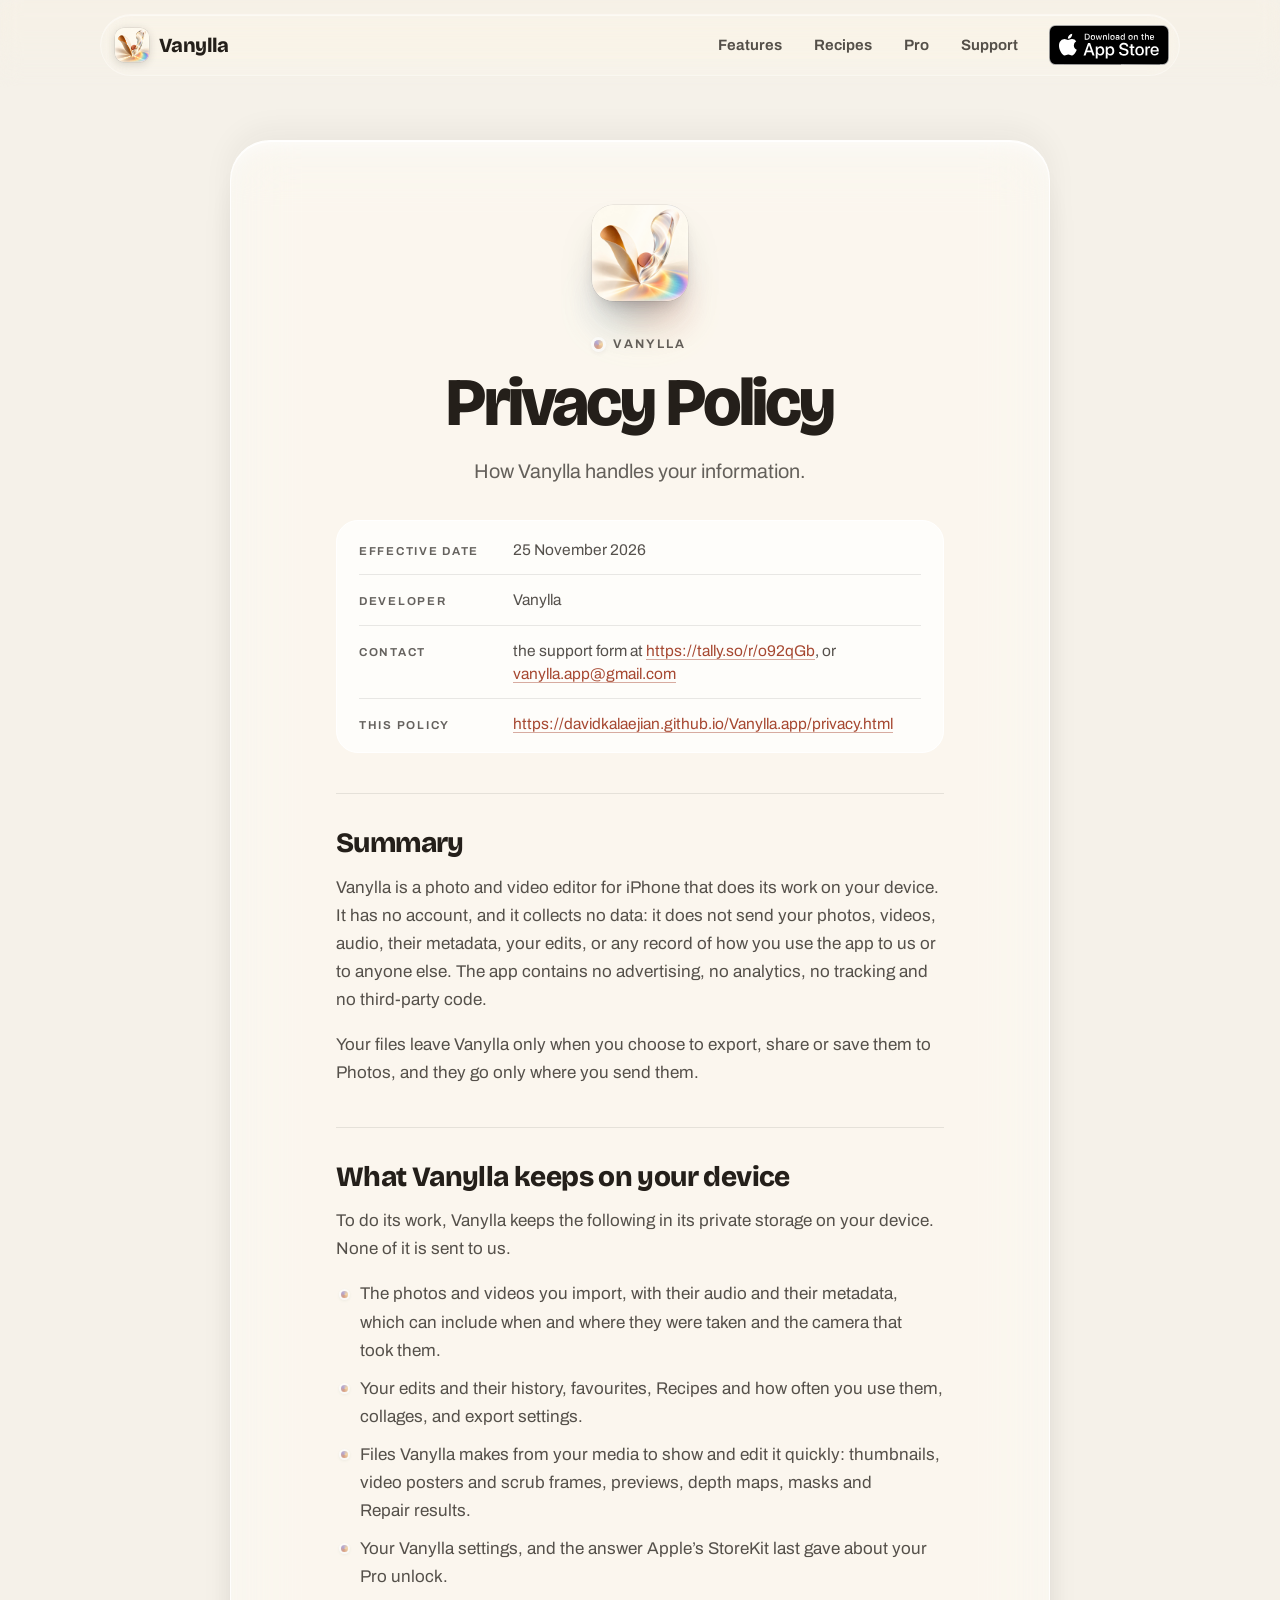
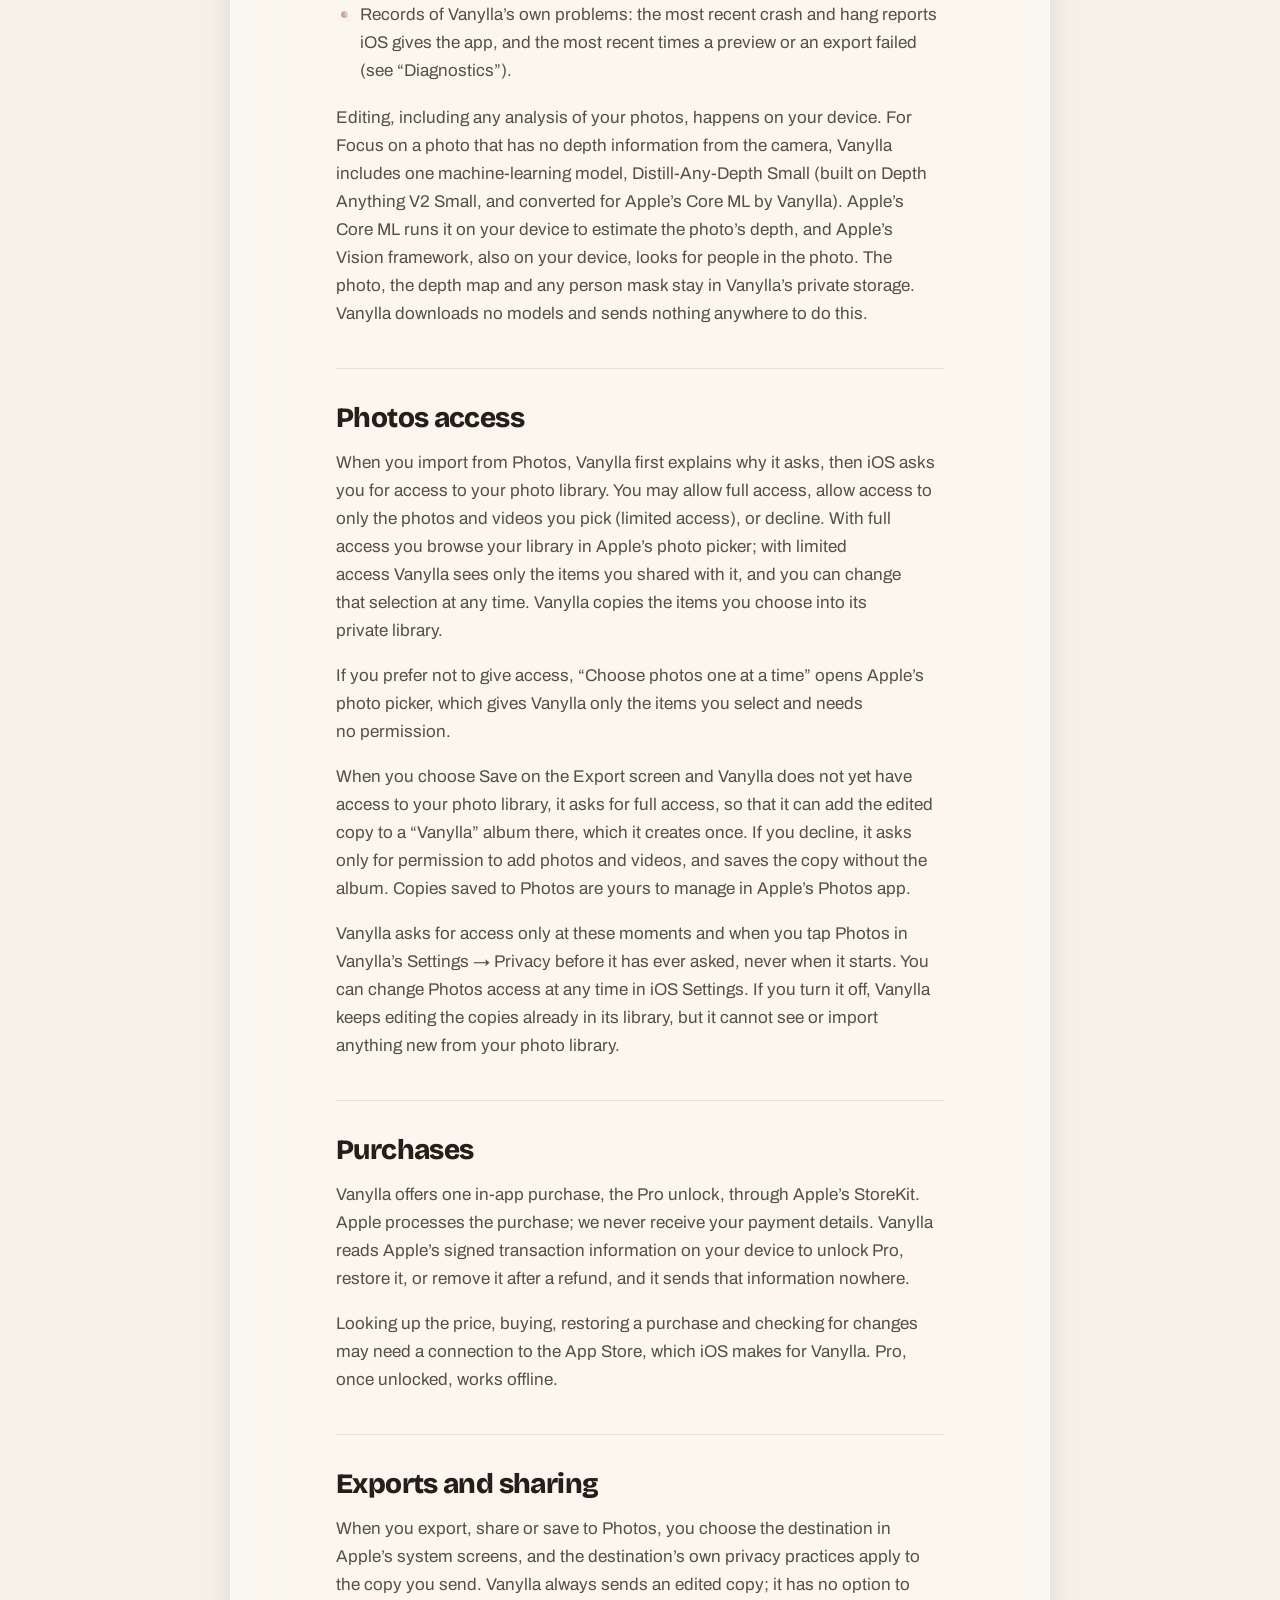
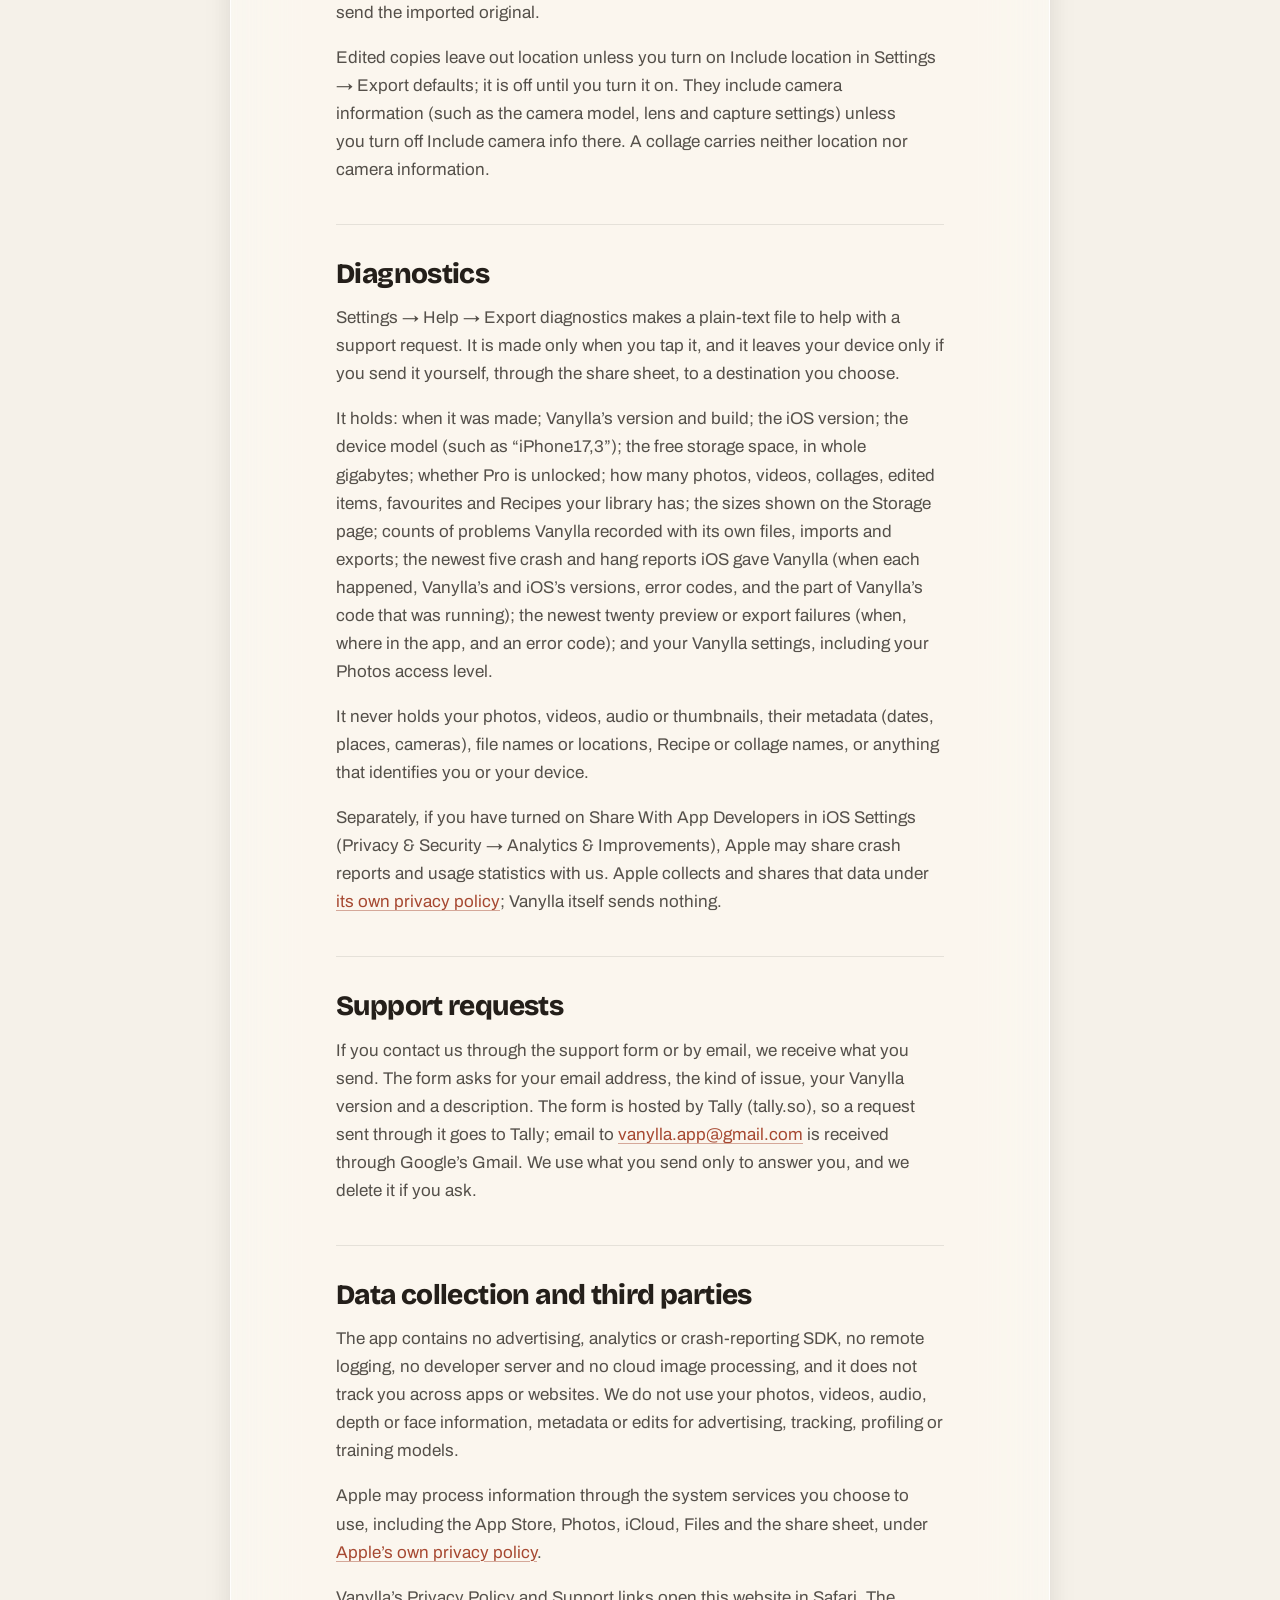
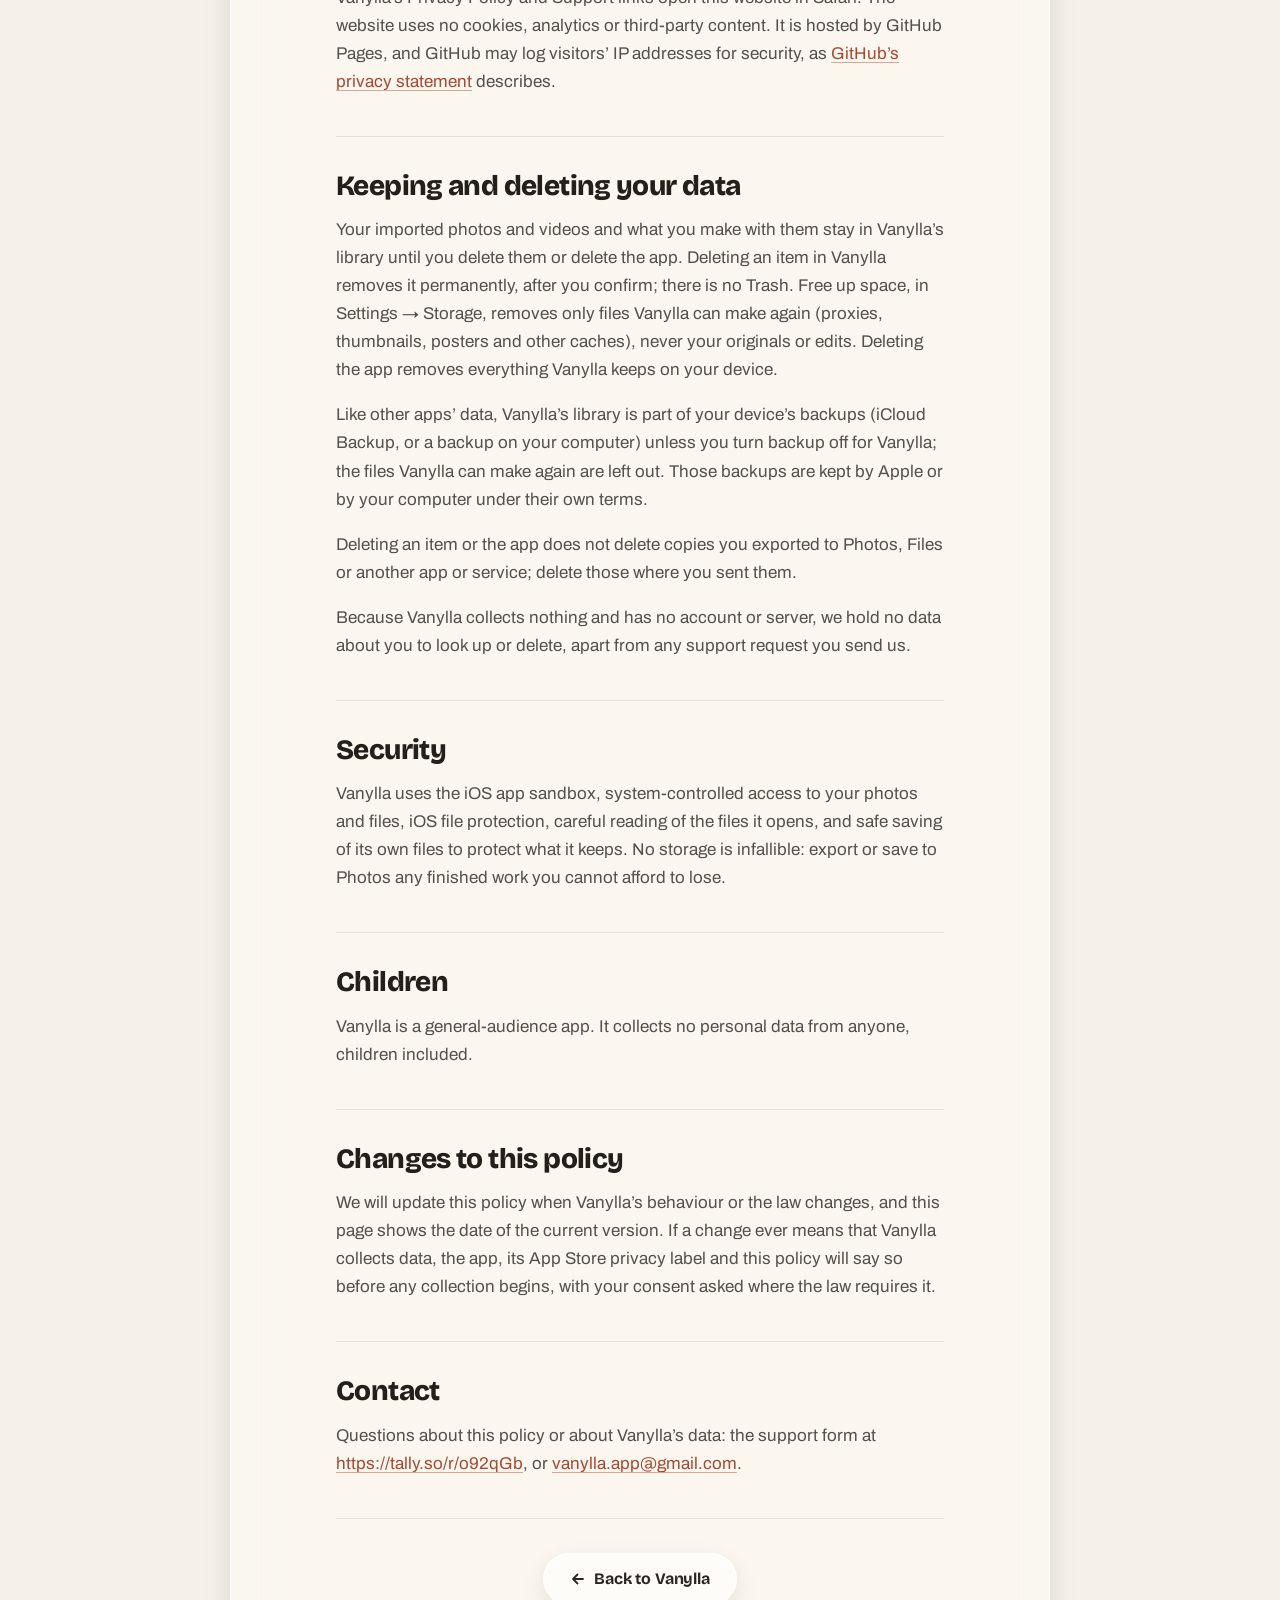
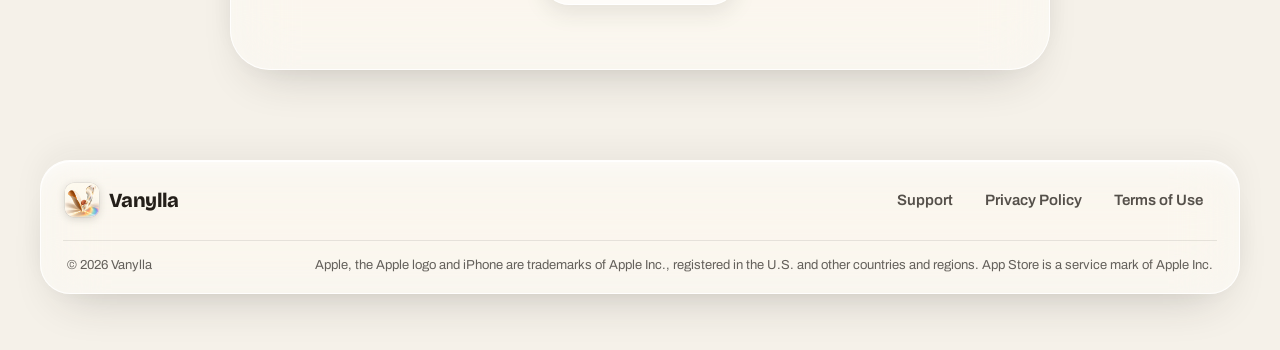
<file: privacy.html>
<!doctype html>
<html lang="en">
<head>
  <meta charset="utf-8">
  <meta name="viewport" content="width=device-width, initial-scale=1, viewport-fit=cover">
  <title>Privacy Policy — Vanylla</title>
  <meta name="description" content="The Privacy Policy for Vanylla, the photo and video editor for iPhone.">
  <meta name="theme-color" content="#F5F1E9">
  <meta name="color-scheme" content="light">
  <link rel="icon" type="image/png" sizes="64x64" href="assets/icon/favicon-64.png">
  <link rel="apple-touch-icon" href="assets/icon/apple-touch-icon.png">
  <meta property="og:type" content="website">
  <meta property="og:site_name" content="Vanylla">
  <meta property="og:title" content="Privacy Policy — Vanylla">
  <meta property="og:description" content="The Privacy Policy for Vanylla, the photo and video editor for iPhone.">
  <meta property="og:image" content="assets/og.jpg">
  <meta name="twitter:card" content="summary_large_image">
  <link rel="preload" href="assets/fonts/BricolageGrotesque.woff" as="font" type="font/woff" crossorigin>
  <link rel="stylesheet" href="assets/css/site.css?v=9">
  <script>
    document.documentElement.classList.add("js");
    setTimeout(function () { if (!window.VANYLLA_READY) document.documentElement.classList.remove("js"); }, 3000);
  </script>
  <script src="assets/js/site.js?v=8" defer></script>
</head>
<body class="subpage">
  <a class="skip-link" href="#main">Skip to content</a>
  <div class="atmos" aria-hidden="true"><i></i><i></i><i></i></div>
  <div class="edge edge--top" aria-hidden="true"></div>

  <header class="nav" data-nav>
    <nav class="nav-bar" aria-label="Primary">
      <a class="brand" href="index.html" aria-label="Vanylla, home">
        <img src="assets/icon/icon-128.jpg" width="34" height="34" alt="">
        <span>Vanylla</span>
      </a>
      <ul class="nav-links">
        <li><a href="index.html#features">Features</a></li>
        <li><a href="index.html#recipes">Recipes</a></li>
        <li><a href="index.html#pro">Pro</a></li>
        <li><a href="support.html">Support</a></li>
      </ul>
      <a class="badge badge--nav" data-store href="index.html#download"><img src="assets/img/app-store-badge.svg" alt="Download on the App Store" width="120" height="40"></a>
      <button class="nav-menu" type="button" aria-expanded="false" aria-controls="nav-sheet" data-menu>
        <span class="visually-hidden">Menu</span>
        <svg class="i-open" viewBox="0 0 24 24" aria-hidden="true"><path d="M4 8h16M4 16h16" stroke="currentColor" stroke-width="2" stroke-linecap="round"/></svg>
        <svg class="i-close" viewBox="0 0 24 24" aria-hidden="true"><path d="M6 6l12 12M18 6L6 18" stroke="currentColor" stroke-width="2" stroke-linecap="round"/></svg>
      </button>
    </nav>
    <div class="nav-sheet glass" id="nav-sheet">
      <a href="index.html#features">Features</a>
      <a href="index.html#recipes">Recipes</a>
      <a href="index.html#pro">Pro</a>
      <a href="support.html">Support</a>
    </div>
  </header>

  <main id="main" class="page-main">
    <div class="wrap">
      <section class="page-card page-card--prose glass glass-card reveal" aria-labelledby="page-title">
        <div class="app-icon">
          <div class="float">
            <img src="assets/icon/icon-512.jpg" width="512" height="512" alt="The Vanylla app icon.">
            <span class="caustic" aria-hidden="true"></span>
          </div>
          <span class="glow" aria-hidden="true"></span>
        </div>
        <p class="eyebrow">Vanylla</p>
        <h1 class="display" id="page-title">Privacy Policy</h1>
        <p class="lede">How Vanylla handles your information.</p>
        <dl class="doc-meta">
          <div><dt>Effective date</dt><dd><time datetime="2026-11-25">25 November 2026</time></dd></div>
          <div><dt>Developer</dt><dd>Vanylla</dd></div>
          <div><dt>Contact</dt><dd>the support form at <a href="https://tally.so/r/o92qGb">https://tally.so/r/o92qGb</a>, or <a href="mailto:vanylla.app@gmail.com">vanylla.app@gmail.com</a></dd></div>
          <div><dt>This policy</dt><dd><a href="https://davidkalaejian.github.io/Vanylla.app/privacy.html">https://davidkalaejian.github.io/<wbr>Vanylla.app/<wbr>privacy.html</a></dd></div>
        </dl>
        <div class="prose">
          <h2 id="summary">Summary</h2>
          <p>Vanylla is a photo and video editor for iPhone that does its work on your device. It has no account, and it collects no data: it does not send your photos, videos, audio, their metadata, your edits, or any record of how you use the app to us or to anyone else. The app contains no advertising, no analytics, no tracking and no third-party code.</p>
          <p>Your files leave Vanylla only when you choose to export, share or save them to Photos, and they go only where you send them.</p>
          <h2 id="on-your-device">What Vanylla keeps on your device</h2>
          <p>To do its work, Vanylla keeps the following in its private storage on your device. None of it is sent to us.</p>
          <ul>
            <li>The photos and videos you import, with their audio and their metadata, which can include when and where they were taken and the camera that took them.</li>
            <li>Your edits and their history, favourites, Recipes and how often you use them, collages, and export settings.</li>
            <li>Files Vanylla makes from your media to show and edit it quickly: thumbnails, video posters and scrub frames, previews, depth maps, masks and Repair results.</li>
            <li>Your Vanylla settings, and the answer Apple’s StoreKit last gave about your Pro unlock.</li>
            <li>Records of Vanylla’s own problems: the most recent crash and hang reports iOS gives the app, and the most recent times a preview or an export failed (see “Diagnostics”).</li>
          </ul>
          <p>Editing, including any analysis of your photos, happens on your device. For Focus on a photo that has no depth information from the camera, Vanylla includes one machine-learning model, Distill-Any-Depth Small (built on Depth Anything V2 Small, and converted for Apple’s Core ML by Vanylla). Apple’s Core ML runs it on your device to estimate the photo’s depth, and Apple’s Vision framework, also on your device, looks for people in the photo. The photo, the depth map and any person mask stay in Vanylla’s private storage. Vanylla downloads no models and sends nothing anywhere to do this.</p>
          <h2 id="photos-access">Photos access</h2>
          <p>When you import from Photos, Vanylla first explains why it asks, then iOS asks you for access to your photo library. You may allow full access, allow access to only the photos and videos you pick (limited access), or decline. With full access you browse your library in Apple’s photo picker; with limited access Vanylla sees only the items you shared with it, and you can change that selection at any time. Vanylla copies the items you choose into its private library.</p>
          <p>If you prefer not to give access, “Choose photos one at a time” opens Apple’s photo picker, which gives Vanylla only the items you select and needs no permission.</p>
          <p>When you choose Save on the Export screen and Vanylla does not yet have access to your photo library, it asks for full access, so that it can add the edited copy to a “Vanylla” album there, which it creates once. If you decline, it asks only for permission to add photos and videos, and saves the copy without the album. Copies saved to Photos are yours to manage in Apple’s Photos app.</p>
          <p>Vanylla asks for access only at these moments and when you tap Photos in Vanylla’s Settings → Privacy before it has ever asked, never when it starts. You can change Photos access at any time in iOS Settings. If you turn it off, Vanylla keeps editing the copies already in its library, but it cannot see or import anything new from your photo library.</p>
          <h2 id="purchases">Purchases</h2>
          <p>Vanylla offers one in-app purchase, the Pro unlock, through Apple’s StoreKit. Apple processes the purchase; we never receive your payment details. Vanylla reads Apple’s signed transaction information on your device to unlock Pro, restore it, or remove it after a refund, and it sends that information nowhere.</p>
          <p>Looking up the price, buying, restoring a purchase and checking for changes may need a connection to the App Store, which iOS makes for Vanylla. Pro, once unlocked, works offline.</p>
          <h2 id="exports">Exports and sharing</h2>
          <p>When you export, share or save to Photos, you choose the destination in Apple’s system screens, and the destination’s own privacy practices apply to the copy you send. Vanylla always sends an edited copy; it has no option to send the imported original.</p>
          <p>Edited copies leave out location unless you turn on Include location in Settings → Export defaults; it is off until you turn it on. They include camera information (such as the camera model, lens and capture settings) unless you turn off Include camera info there. A collage carries neither location nor camera information.</p>
          <h2 id="diagnostics">Diagnostics</h2>
          <p>Settings → Help → Export diagnostics makes a plain-text file to help with a support request. It is made only when you tap it, and it leaves your device only if you send it yourself, through the share sheet, to a destination you choose.</p>
          <p>It holds: when it was made; Vanylla’s version and build; the iOS version; the device model (such as “iPhone17,3”); the free storage space, in whole gigabytes; whether Pro is unlocked; how many photos, videos, collages, edited items, favourites and Recipes your library has; the sizes shown on the Storage page; counts of problems Vanylla recorded with its own files, imports and exports; the newest five crash and hang reports iOS gave Vanylla (when each happened, Vanylla’s and iOS’s versions, error codes, and the part of Vanylla’s code that was running); the newest twenty preview or export failures (when, where in the app, and an error code); and your Vanylla settings, including your Photos access level.</p>
          <p>It never holds your photos, videos, audio or thumbnails, their metadata (dates, places, cameras), file names or locations, Recipe or collage names, or anything that identifies you or your device.</p>
          <p>Separately, if you have turned on Share With App Developers in iOS Settings (Privacy &amp; Security → Analytics &amp; Improvements), Apple may share crash reports and usage statistics with us. Apple collects and shares that data under <a href="https://www.apple.com/legal/privacy/">its own privacy policy</a>; Vanylla itself sends nothing.</p>
          <h2 id="support-requests">Support requests</h2>
          <p>If you contact us through the support form or by email, we receive what you send. The form asks for your email address, the kind of issue, your Vanylla version and a description. The form is hosted by Tally (tally.so), so a request sent through it goes to Tally; email to <a href="mailto:vanylla.app@gmail.com">vanylla.app@gmail.com</a> is received through Google’s Gmail. We use what you send only to answer you, and we delete it if you ask.</p>
          <h2 id="third-parties">Data collection and third parties</h2>
          <p>The app contains no advertising, analytics or crash-reporting SDK, no remote logging, no developer server and no cloud image processing, and it does not track you across apps or websites. We do not use your photos, videos, audio, depth or face information, metadata or edits for advertising, tracking, profiling or training models.</p>
          <p>Apple may process information through the system services you choose to use, including the App Store, Photos, iCloud, Files and the share sheet, under <a href="https://www.apple.com/legal/privacy/">Apple’s own privacy policy</a>.</p>
          <p>Vanylla’s Privacy Policy and Support links open this website in Safari. The website uses no cookies, analytics or third-party content. It is hosted by GitHub Pages, and GitHub may log visitors’ IP addresses for security, as <a href="https://docs.github.com/en/site-policy/privacy-policies/github-general-privacy-statement">GitHub’s privacy statement</a> describes.</p>
          <h2 id="deleting">Keeping and deleting your data</h2>
          <p>Your imported photos and videos and what you make with them stay in Vanylla’s library until you delete them or delete the app. Deleting an item in Vanylla removes it permanently, after you confirm; there is no Trash. Free up space, in Settings → Storage, removes only files Vanylla can make again (proxies, thumbnails, posters and other caches), never your originals or edits. Deleting the app removes everything Vanylla keeps on your device.</p>
          <p>Like other apps’ data, Vanylla’s library is part of your device’s backups (iCloud Backup, or a backup on your computer) unless you turn backup off for Vanylla; the files Vanylla can make again are left out. Those backups are kept by Apple or by your computer under their own terms.</p>
          <p>Deleting an item or the app does not delete copies you exported to Photos, Files or another app or service; delete those where you sent them.</p>
          <p>Because Vanylla collects nothing and has no account or server, we hold no data about you to look up or delete, apart from any support request you send us.</p>
          <h2 id="security">Security</h2>
          <p>Vanylla uses the iOS app sandbox, system-controlled access to your photos and files, iOS file protection, careful reading of the files it opens, and safe saving of its own files to protect what it keeps. No storage is infallible: export or save to Photos any finished work you cannot afford to lose.</p>
          <h2 id="children">Children</h2>
          <p>Vanylla is a general-audience app. It collects no personal data from anyone, children included.</p>
          <h2 id="changes">Changes to this policy</h2>
          <p>We will update this policy when Vanylla’s behaviour or the law changes, and this page shows the date of the current version. If a change ever means that Vanylla collects data, the app, its App Store privacy label and this policy will say so before any collection begins, with your consent asked where the law requires it.</p>
          <h2 id="contact">Contact</h2>
          <p>Questions about this policy or about Vanylla’s data: the support form at <a href="https://tally.so/r/o92qGb">https://tally.so/r/o92qGb</a>, or <a href="mailto:vanylla.app@gmail.com">vanylla.app@gmail.com</a>.</p>
        </div>
        <div class="cta-row">
          <a class="btn-glass" href="index.html">
            <svg viewBox="0 0 16 16" aria-hidden="true"><path d="M13 8H3M7.5 3.5 3 8l4.5 4.5" fill="none" stroke="currentColor" stroke-width="1.8" stroke-linecap="round" stroke-linejoin="round"/></svg>
            Back to Vanylla
          </a>
        </div>
      </section>
    </div>
  </main>

  <footer class="footer">
    <div class="wrap">
      <div class="footer-bar glass">
        <a class="brand" href="index.html" aria-label="Vanylla, home"><img src="assets/icon/icon-128.jpg" width="34" height="34" alt=""><span>Vanylla</span></a>
        <nav class="footer-links" aria-label="Footer">
          <a href="support.html">Support</a>
          <a href="privacy.html" aria-current="page">Privacy Policy</a>
          <a href="terms.html">Terms of Use</a>
        </nav>
        <div class="footer-meta">
          <span>© 2026 Vanylla</span>
          <span>Apple, the Apple logo and iPhone are trademarks of Apple Inc., registered in the U.S. and other countries and regions. App Store is a service mark of Apple Inc.</span>
        </div>
      </div>
    </div>
  </footer>
</body>
</html>
</file>
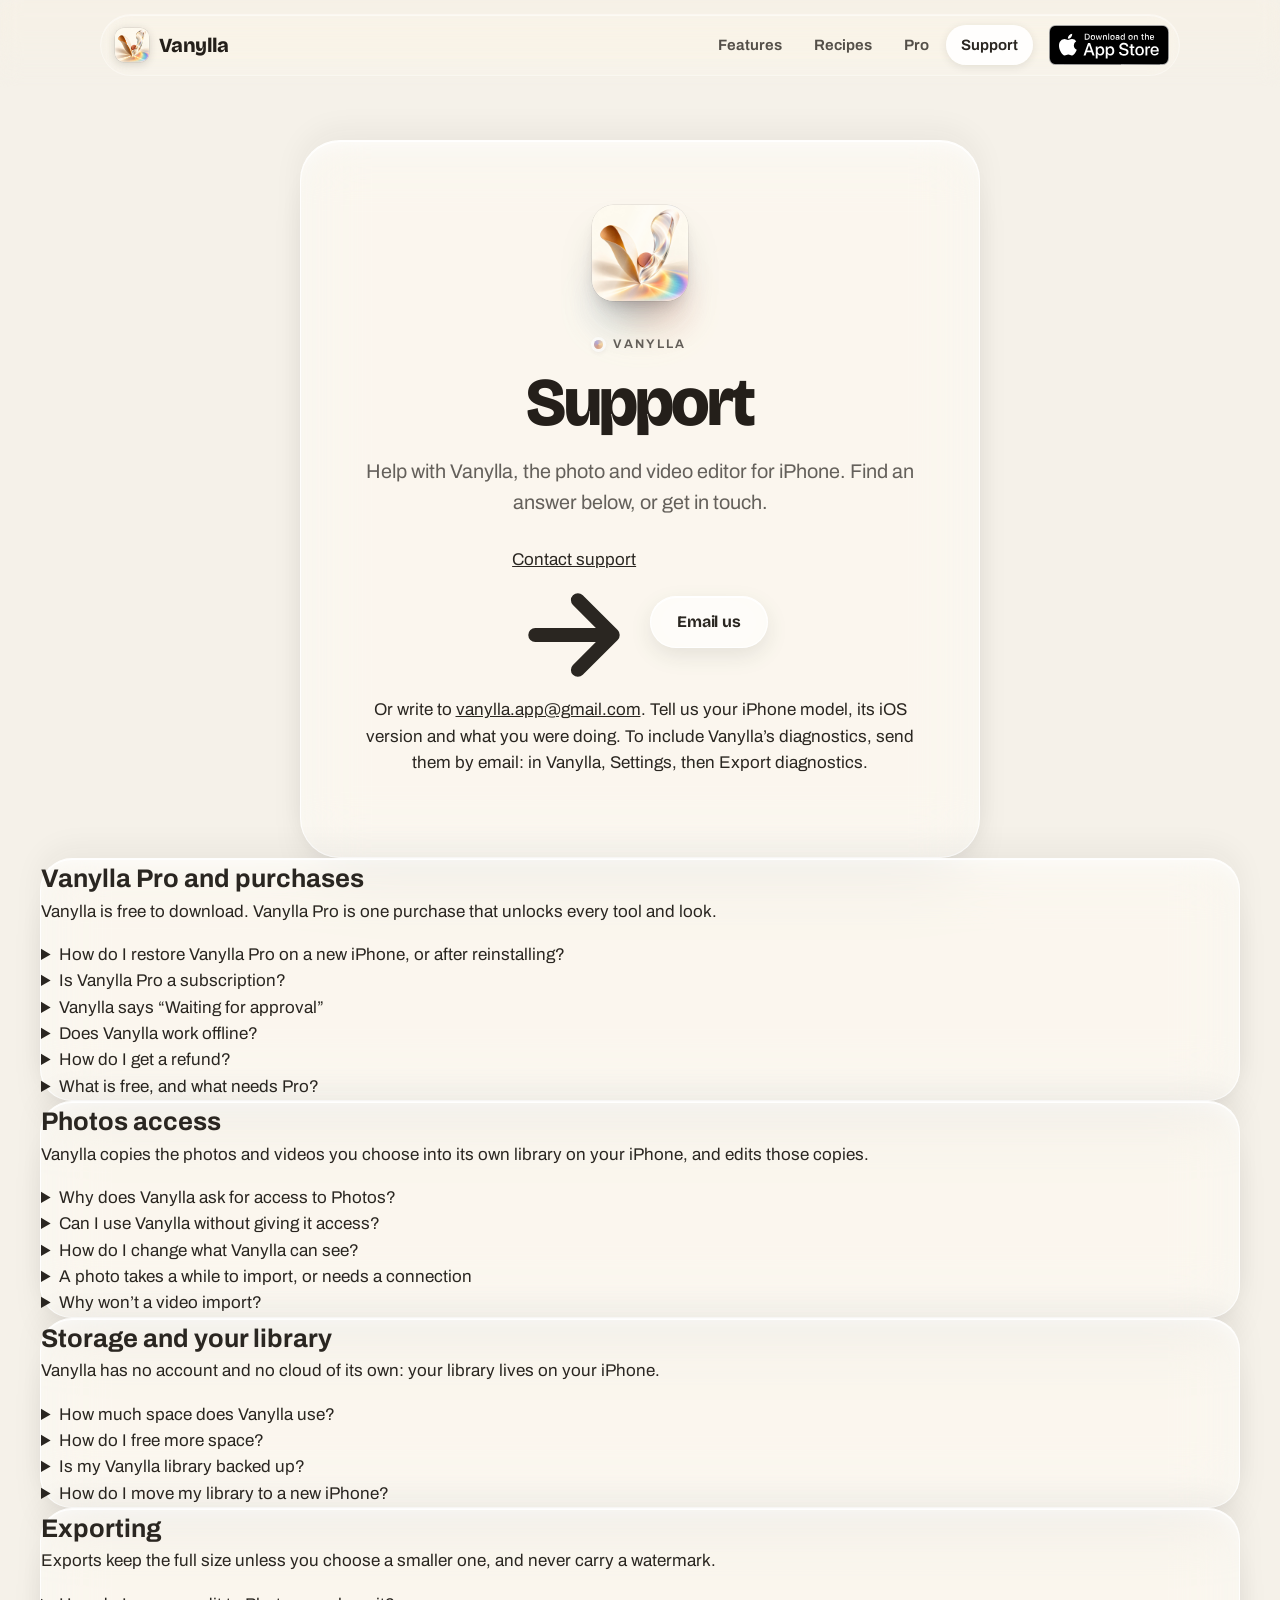
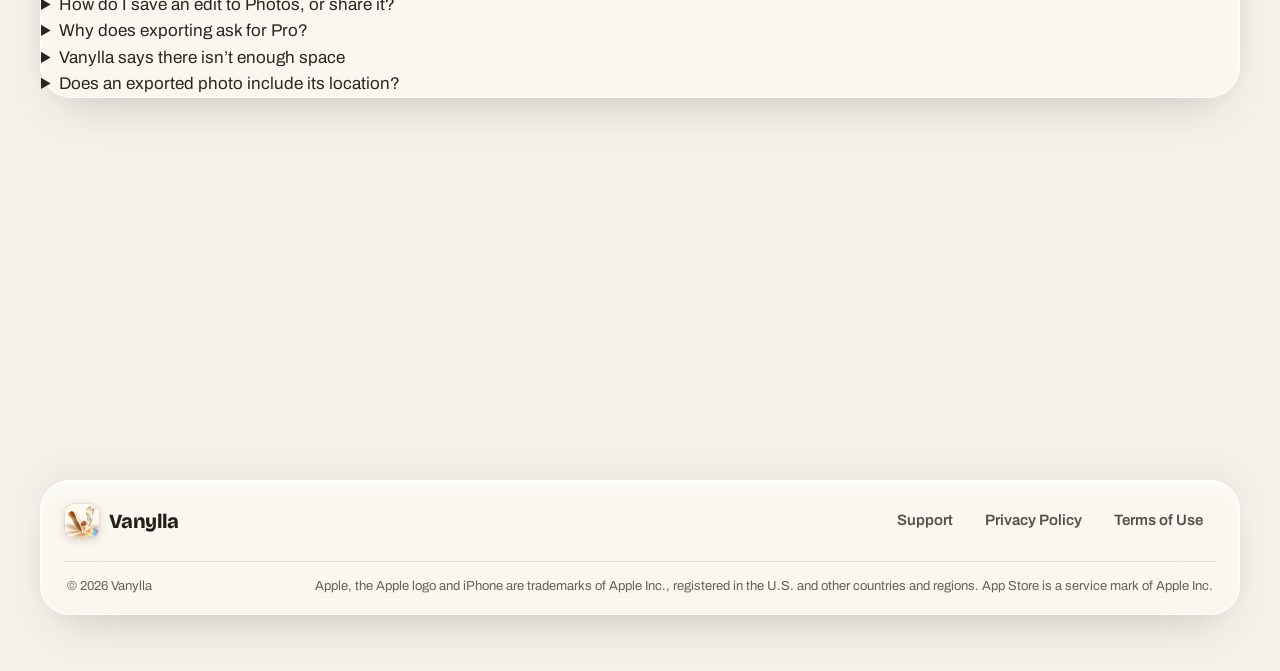
<file: support.html>
<!doctype html>
<html lang="en">
<head>
  <meta charset="utf-8">
  <meta name="viewport" content="width=device-width, initial-scale=1, viewport-fit=cover">
  <title>Support — Vanylla</title>
  <meta name="description" content="Help with Vanylla Pro, restoring a purchase, Photos access, storage and export, and how to contact Vanylla support.">
  <meta name="theme-color" content="#F5F1E9">
  <meta name="color-scheme" content="light">
  <link rel="icon" type="image/png" sizes="64x64" href="assets/icon/favicon-64.png">
  <link rel="apple-touch-icon" href="assets/icon/apple-touch-icon.png">
  <meta property="og:type" content="website">
  <meta property="og:site_name" content="Vanylla">
  <meta property="og:title" content="Support — Vanylla">
  <meta property="og:description" content="Help with Vanylla Pro, restoring a purchase, Photos access, storage and export, and how to contact Vanylla support.">
  <meta property="og:image" content="assets/og.jpg">
  <meta name="twitter:card" content="summary_large_image">
  <link rel="preload" href="assets/fonts/BricolageGrotesque.woff" as="font" type="font/woff" crossorigin>
  <link rel="stylesheet" href="assets/css/site.css?v=9">
  <script>
    document.documentElement.classList.add("js");
    setTimeout(function () { if (!window.VANYLLA_READY) document.documentElement.classList.remove("js"); }, 3000);
  </script>
  <script src="assets/js/site.js?v=8" defer></script>
</head>
<body class="subpage">
  <a class="skip-link" href="#main">Skip to content</a>
  <div class="atmos" aria-hidden="true"><i></i><i></i><i></i></div>
  <div class="edge edge--top" aria-hidden="true"></div>

  <header class="nav" data-nav>
    <nav class="nav-bar" aria-label="Primary">
      <a class="brand" href="index.html" aria-label="Vanylla, home">
        <img src="assets/icon/icon-128.jpg" width="34" height="34" alt="">
        <span>Vanylla</span>
      </a>
      <ul class="nav-links">
        <li><a href="index.html#features">Features</a></li>
        <li><a href="index.html#recipes">Recipes</a></li>
        <li><a href="index.html#pro">Pro</a></li>
        <li><a href="support.html" aria-current="page">Support</a></li>
      </ul>
      <a class="badge badge--nav" data-store href="index.html#download"><img src="assets/img/app-store-badge.svg" alt="Download on the App Store" width="120" height="40"></a>
      <button class="nav-menu" type="button" aria-expanded="false" aria-controls="nav-sheet" data-menu>
        <span class="visually-hidden">Menu</span>
        <svg class="i-open" viewBox="0 0 24 24" aria-hidden="true"><path d="M4 8h16M4 16h16" stroke="currentColor" stroke-width="2" stroke-linecap="round"/></svg>
        <svg class="i-close" viewBox="0 0 24 24" aria-hidden="true"><path d="M6 6l12 12M18 6L6 18" stroke="currentColor" stroke-width="2" stroke-linecap="round"/></svg>
      </button>
    </nav>
    <div class="nav-sheet glass" id="nav-sheet">
      <a href="index.html#features">Features</a>
      <a href="index.html#recipes">Recipes</a>
      <a href="index.html#pro">Pro</a>
      <a href="support.html" aria-current="page">Support</a>
    </div>
  </header>

  <main id="main" class="page-main">
    <div class="wrap support">
      <section class="page-card glass glass-card reveal" aria-labelledby="page-title">
        <div class="app-icon">
          <div class="float">
            <img src="assets/icon/icon-512.jpg" width="512" height="512" alt="The Vanylla app icon.">
            <span class="caustic" aria-hidden="true"></span>
          </div>
          <span class="glow" aria-hidden="true"></span>
        </div>
        <p class="eyebrow">Vanylla</p>
        <h1 class="display" id="page-title">Support</h1>
        <p class="lede">Help with Vanylla, the photo and video editor for iPhone. Find an answer below, or get in touch.</p>
        <div class="cta-row">
          <a class="btn-accent" href="https://tally.so/r/o92qGb" target="_blank" rel="noopener">
            Contact support
            <svg viewBox="0 0 16 16" aria-hidden="true"><path d="M3 8h10M8.5 3.5 13 8l-4.5 4.5" fill="none" stroke="currentColor" stroke-width="1.8" stroke-linecap="round" stroke-linejoin="round"/></svg>
          </a>
          <a class="btn-glass" href="mailto:vanylla.app@gmail.com">Email us</a>
        </div>
        <p class="contact-line">Or write to <a href="mailto:vanylla.app@gmail.com">vanylla.app@gmail.com</a>. Tell us your iPhone model, its iOS version and what you were doing. To include Vanylla’s diagnostics, send them by email: in Vanylla, Settings, then Export diagnostics.</p>
      </section>

      <section class="help-card glass glass-card reveal" aria-labelledby="h-pro">
        <h2 id="h-pro">Vanylla Pro and purchases</h2>
        <p>Vanylla is free to download. Vanylla Pro is one purchase that unlocks every tool and look.</p>
        <details class="qa">
          <summary>How do I restore Vanylla Pro on a new iPhone, or after reinstalling?</summary>
          <div class="a">
            <p>Usually there is nothing to do: Pro comes back by itself on any iPhone signed in to the Apple Account you bought it with.</p>
            <p>If it doesn’t, open Vanylla and tap <span class="steps">Settings</span> (the cog at the top of the Library), then <span class="steps">Vanylla Pro › Restore purchase</span>. Every Pro screen also has <span class="steps">Restore</span>. Restoring needs an internet connection.</p>
          </div>
        </details>
        <details class="qa">
          <summary>Is Vanylla Pro a subscription?</summary>
          <div class="a">
            <p>No. One purchase. No subscription. You pay once, and Pro stays unlocked.</p>
          </div>
        </details>
        <details class="qa">
          <summary>Vanylla says “Waiting for approval”</summary>
          <div class="a">
            <p>Ask to Buy is on for your Apple Account: Vanylla Pro unlocks when the person who approves your purchases says yes.</p>
          </div>
        </details>
        <details class="qa">
          <summary>Does Vanylla work offline?</summary>
          <div class="a">
            <p>Yes. Editing works with no connection, and so does Pro once it is unlocked. Buying, restoring and seeing the price need the App Store, so they wait until you are back online.</p>
          </div>
        </details>
        <details class="qa">
          <summary>How do I get a refund?</summary>
          <div class="a">
            <p>Refunds are handled by Apple, at <a href="https://reportaproblem.apple.com" target="_blank" rel="noopener">reportaproblem.apple.com</a>. After a refund, nothing you made is deleted: your edits stay in your library, and saving or exporting an edit that uses Pro tools asks for Pro again.</p>
          </div>
        </details>
        <details class="qa">
          <summary>What is free, and what needs Pro?</summary>
          <div class="a">
            <p>Free: light and color with Auto; crop, straighten and perspective; the Chrome filter pack; Recipes; collages; your whole library; and export of edits made with the free tools, with no watermark.</p>
            <p>Pro: the full filter library, every film effect, curves, HSL and color wheels, denoise and sharpen, Repair and Focus, and pasting edits or applying Recipes to many photos at once.</p>
          </div>
        </details>
      </section>

      <section class="help-card glass glass-card reveal" aria-labelledby="h-photos">
        <h2 id="h-photos">Photos access</h2>
        <p>Vanylla copies the photos and videos you choose into its own library on your iPhone, and edits those copies.</p>
        <details class="qa">
          <summary>Why does Vanylla ask for access to Photos?</summary>
          <div class="a">
            <p>To import. Vanylla asks the first time you import, after a screen that explains why, and never when it opens. You can allow all your photos, or only the ones you pick.</p>
            <p>Your first Save to Photos asks again, so Vanylla can keep your exports together in a “Vanylla” album. If you say no, it asks only to add photos, and saves them without the album.</p>
          </div>
        </details>
        <details class="qa">
          <summary>Can I use Vanylla without giving it access?</summary>
          <div class="a">
            <p>Yes. On the import screen, tap <span class="steps">Choose photos one at a time</span>. Apple’s photo picker opens, and needs no permission.</p>
          </div>
        </details>
        <details class="qa">
          <summary>How do I change what Vanylla can see?</summary>
          <div class="a">
            <p>Open the Settings app, then <span class="steps">Apps › Vanylla › Photos</span>, and choose Full Access, Limited Access or None. Vanylla’s own <span class="steps">Settings › Privacy</span> shows what it can see now and opens that page for you.</p>
          </div>
        </details>
        <details class="qa">
          <summary>A photo takes a while to import, or needs a connection</summary>
          <div class="a">
            <p>If you use iCloud Photos, a photo or video that is only in iCloud is downloaded when you import it. That needs an internet connection; the copy in Vanylla then stays on your iPhone.</p>
          </div>
        </details>
        <details class="qa">
          <summary>Why won’t a video import?</summary>
          <div class="a">
            <p>Vanylla edits H.264 and HEVC videos up to 4K (4096 × 2160), up to 60 frames per second and up to 10 minutes long. An HDR video must be 10-bit. When a video can’t be imported, Vanylla says which of these it is.</p>
          </div>
        </details>
      </section>

      <section class="help-card glass glass-card reveal" aria-labelledby="h-storage">
        <h2 id="h-storage">Storage and your library</h2>
        <p>Vanylla has no account and no cloud of its own: your library lives on your iPhone.</p>
        <details class="qa">
          <summary>How much space does Vanylla use?</summary>
          <div class="a">
            <p>In Vanylla, open <span class="steps">Settings › Storage</span>. It shows your originals, your edits and library data, and the caches.</p>
            <p><span class="steps">Free up space</span> clears the caches, which Vanylla makes again when it needs them. It never removes your photos, videos or edits.</p>
          </div>
        </details>
        <details class="qa">
          <summary>How do I free more space?</summary>
          <div class="a">
            <p>Delete what you no longer need: in the Library, select the items and tap <span class="steps">Delete</span>. Vanylla asks first, then deletes them for good: there is no Trash. The photos in your Photos library are not touched.</p>
          </div>
        </details>
        <details class="qa">
          <summary>Is my Vanylla library backed up?</summary>
          <div class="a">
            <p>Yes, as part of your iPhone’s own backup. Vanylla keeps a copy of every photo and video you import, and your edits and Recipes, in its library on your iPhone, and that library is included when your iPhone backs up to iCloud or to your computer. Restoring that backup brings your library back.</p>
            <p>It also means your Vanylla library counts toward your iCloud storage. If your backup no longer fits, delete in Vanylla what you no longer need.</p>
          </div>
        </details>
        <details class="qa">
          <summary>How do I move my library to a new iPhone?</summary>
          <div class="a">
            <p>Set up the new iPhone from a backup of the old one, or with Quick Start: your Vanylla library comes with it. Your Pro purchase comes back with your Apple Account.</p>
          </div>
        </details>
      </section>

      <section class="help-card glass glass-card reveal" aria-labelledby="h-export">
        <h2 id="h-export">Exporting</h2>
        <p>Exports keep the full size unless you choose a smaller one, and never carry a watermark.</p>
        <details class="qa">
          <summary>How do I save an edit to Photos, or share it?</summary>
          <div class="a">
            <p>In the editor, tap <span class="steps">Save</span>, then <span class="steps">Save to Photos</span> or <span class="steps">Share</span>. In the Library, select one or more items and tap <span class="steps">Export</span> or <span class="steps">Share</span>.</p>
            <p>Photos save as HEIF, JPEG or PNG; videos as HEVC (.mov) or H.264 (.mp4). Set your usual choices in <span class="steps">Settings › Export defaults</span>.</p>
          </div>
        </details>
        <details class="qa">
          <summary>Why does exporting ask for Pro?</summary>
          <div class="a">
            <p>Export is free, with no watermark, for edits made with the free tools. When an edit uses a Pro tool or look (a Pro filter, film effects, curves, HSL, color wheels, denoise and sharpen, Repair or Focus), Vanylla asks for Pro before it exports it.</p>
            <p>You can still try every Pro tool: your edits stay in your library either way.</p>
          </div>
        </details>
        <details class="qa">
          <summary>Vanylla says there isn’t enough space</summary>
          <div class="a">
            <p>A full-size export needs room on your iPhone while it is made. Free some space (the Settings app, <span class="steps">General › iPhone Storage</span>, or <span class="steps">Settings › Storage › Free up space</span> in Vanylla), then try again.</p>
          </div>
        </details>
        <details class="qa">
          <summary>Does an exported photo include its location?</summary>
          <div class="a">
            <p>Not unless you want it to. Location is left out until you turn on <span class="steps">Settings › Export defaults › Include location</span>. Camera details (such as the lens and exposure) are kept unless you turn off <span class="steps">Include camera info</span>. A collage carries neither.</p>
          </div>
        </details>
      </section>

      <section class="help-card glass glass-card reveal" aria-labelledby="h-updates">
        <h2 id="h-updates">Updates</h2>
        <div class="promise">
          <p>Your Vanylla 1.x unlock does not expire. Every 1.x update we release is included at no cost, and we will keep releasing 1.x updates for at least two years from launch.</p>
          <p>The app has no subscription and its local editing features do not depend on our servers.</p>
        </div>
      </section>

      <section class="help-card glass glass-card reveal" aria-labelledby="h-privacy">
        <h2 id="h-privacy">Privacy</h2>
        <p>Editing happens on your iPhone. Vanylla never uploads your photos, videos, or audio to our servers. It has no account, no ads and no tracking. The <a href="privacy.html">Privacy Policy</a> has the details.</p>
        <details class="qa">
          <summary>What is in Export diagnostics?</summary>
          <div class="a">
            <p>A small file to help us find a problem: counts, sizes, your settings, error codes and recent crash reports. It holds no photos, videos, audio or locations, and no names of your files or Recipes. It leaves your iPhone only if you send it.</p>
          </div>
        </details>
      </section>
    </div>
  </main>

  <footer class="footer">
    <div class="wrap">
      <div class="footer-bar glass">
        <a class="brand" href="index.html" aria-label="Vanylla, home"><img src="assets/icon/icon-128.jpg" width="34" height="34" alt=""><span>Vanylla</span></a>
        <nav class="footer-links" aria-label="Footer">
          <a href="support.html" aria-current="page">Support</a>
          <a href="privacy.html">Privacy Policy</a>
          <a href="terms.html">Terms of Use</a>
        </nav>
        <div class="footer-meta">
          <span>© 2026 Vanylla</span>
          <span>Apple, the Apple logo and iPhone are trademarks of Apple Inc., registered in the U.S. and other countries and regions. App Store is a service mark of Apple Inc.</span>
        </div>
      </div>
    </div>
  </footer>
</body>
</html>
</file>
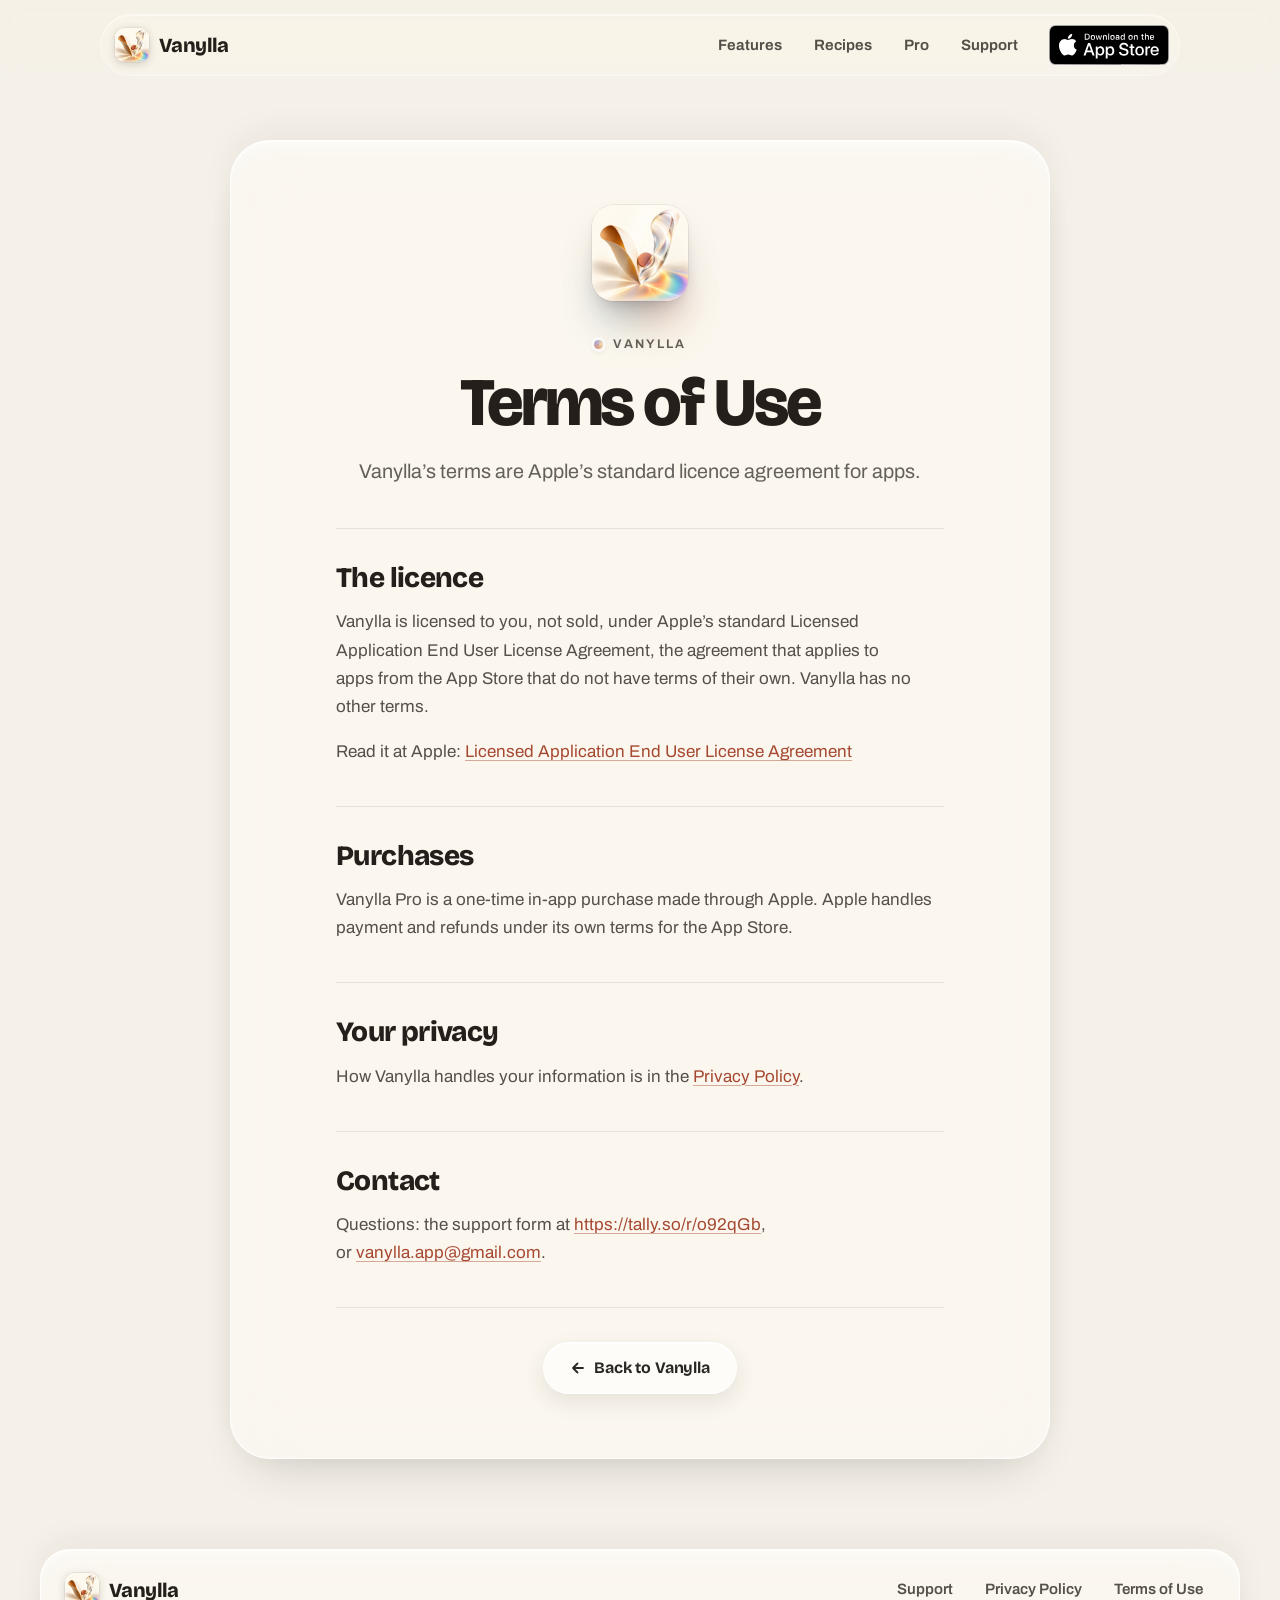
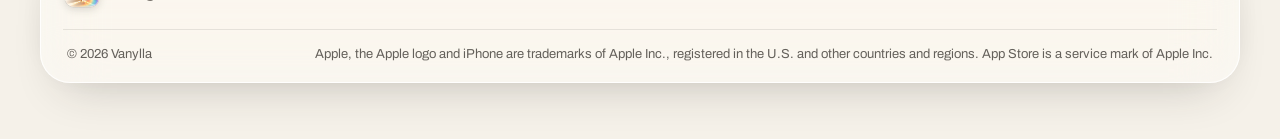
<file: terms.html>
<!doctype html>
<html lang="en">
<head>
  <meta charset="utf-8">
  <meta name="viewport" content="width=device-width, initial-scale=1, viewport-fit=cover">
  <title>Terms of Use — Vanylla</title>
  <meta name="description" content="The Terms of Use for Vanylla, the photo and video editor for iPhone.">
  <meta name="theme-color" content="#F5F1E9">
  <meta name="color-scheme" content="light">
  <link rel="icon" type="image/png" sizes="64x64" href="assets/icon/favicon-64.png">
  <link rel="apple-touch-icon" href="assets/icon/apple-touch-icon.png">
  <meta property="og:type" content="website">
  <meta property="og:site_name" content="Vanylla">
  <meta property="og:title" content="Terms of Use — Vanylla">
  <meta property="og:description" content="The Terms of Use for Vanylla, the photo and video editor for iPhone.">
  <meta property="og:image" content="assets/og.jpg">
  <meta name="twitter:card" content="summary_large_image">
  <link rel="preload" href="assets/fonts/BricolageGrotesque.woff" as="font" type="font/woff" crossorigin>
  <link rel="stylesheet" href="assets/css/site.css?v=9">
  <script>
    document.documentElement.classList.add("js");
    setTimeout(function () { if (!window.VANYLLA_READY) document.documentElement.classList.remove("js"); }, 3000);
  </script>
  <script src="assets/js/site.js?v=8" defer></script>
</head>
<body class="subpage">
  <a class="skip-link" href="#main">Skip to content</a>
  <div class="atmos" aria-hidden="true"><i></i><i></i><i></i></div>
  <div class="edge edge--top" aria-hidden="true"></div>

  <header class="nav" data-nav>
    <nav class="nav-bar" aria-label="Primary">
      <a class="brand" href="index.html" aria-label="Vanylla, home">
        <img src="assets/icon/icon-128.jpg" width="34" height="34" alt="">
        <span>Vanylla</span>
      </a>
      <ul class="nav-links">
        <li><a href="index.html#features">Features</a></li>
        <li><a href="index.html#recipes">Recipes</a></li>
        <li><a href="index.html#pro">Pro</a></li>
        <li><a href="support.html">Support</a></li>
      </ul>
      <a class="badge badge--nav" data-store href="index.html#download"><img src="assets/img/app-store-badge.svg" alt="Download on the App Store" width="120" height="40"></a>
      <button class="nav-menu" type="button" aria-expanded="false" aria-controls="nav-sheet" data-menu>
        <span class="visually-hidden">Menu</span>
        <svg class="i-open" viewBox="0 0 24 24" aria-hidden="true"><path d="M4 8h16M4 16h16" stroke="currentColor" stroke-width="2" stroke-linecap="round"/></svg>
        <svg class="i-close" viewBox="0 0 24 24" aria-hidden="true"><path d="M6 6l12 12M18 6L6 18" stroke="currentColor" stroke-width="2" stroke-linecap="round"/></svg>
      </button>
    </nav>
    <div class="nav-sheet glass" id="nav-sheet">
      <a href="index.html#features">Features</a>
      <a href="index.html#recipes">Recipes</a>
      <a href="index.html#pro">Pro</a>
      <a href="support.html">Support</a>
    </div>
  </header>

  <main id="main" class="page-main">
    <div class="wrap">
      <section class="page-card page-card--prose glass glass-card reveal" aria-labelledby="page-title">
        <div class="app-icon">
          <div class="float">
            <img src="assets/icon/icon-512.jpg" width="512" height="512" alt="The Vanylla app icon.">
            <span class="caustic" aria-hidden="true"></span>
          </div>
          <span class="glow" aria-hidden="true"></span>
        </div>
        <p class="eyebrow">Vanylla</p>
        <h1 class="display" id="page-title">Terms of Use</h1>
        <p class="lede">Vanylla’s terms are Apple’s standard licence agreement for apps.</p>
        <div class="prose">
          <h2 id="licence">The licence</h2>
          <p>Vanylla is licensed to you, not sold, under Apple’s standard Licensed Application End User License Agreement, the agreement that applies to apps from the App Store that do not have terms of their own. Vanylla has no other terms.</p>
          <p>Read it at Apple: <a href="https://www.apple.com/legal/internet-services/itunes/dev/stdeula/">Licensed Application End User License Agreement</a></p>
          <h2 id="purchases">Purchases</h2>
          <p>Vanylla Pro is a one-time in-app purchase made through Apple. Apple handles payment and refunds under its own terms for the App Store.</p>
          <h2 id="privacy">Your privacy</h2>
          <p>How Vanylla handles your information is in the <a href="privacy.html">Privacy Policy</a>.</p>
          <h2 id="contact">Contact</h2>
          <p>Questions: the support form at <a href="https://tally.so/r/o92qGb">https://tally.so/r/o92qGb</a>, or <a href="mailto:vanylla.app@gmail.com">vanylla.app@gmail.com</a>.</p>
        </div>
        <div class="cta-row">
          <a class="btn-glass" href="index.html">
            <svg viewBox="0 0 16 16" aria-hidden="true"><path d="M13 8H3M7.5 3.5 3 8l4.5 4.5" fill="none" stroke="currentColor" stroke-width="1.8" stroke-linecap="round" stroke-linejoin="round"/></svg>
            Back to Vanylla
          </a>
        </div>
      </section>
    </div>
  </main>

  <footer class="footer">
    <div class="wrap">
      <div class="footer-bar glass">
        <a class="brand" href="index.html" aria-label="Vanylla, home"><img src="assets/icon/icon-128.jpg" width="34" height="34" alt=""><span>Vanylla</span></a>
        <nav class="footer-links" aria-label="Footer">
          <a href="support.html">Support</a>
          <a href="privacy.html">Privacy Policy</a>
          <a href="terms.html" aria-current="page">Terms of Use</a>
        </nav>
        <div class="footer-meta">
          <span>© 2026 Vanylla</span>
          <span>Apple, the Apple logo and iPhone are trademarks of Apple Inc., registered in the U.S. and other countries and regions. App Store is a service mark of Apple Inc.</span>
        </div>
      </div>
    </div>
  </footer>
</body>
</html>
</file>
<file: assets/css/site.css>
/* Vanylla — marketing site.
   Light mode only, built from the app's own tokens: cream shell, ink, terracotta accent (primary actions only),
   white glass with backdrop blur, Bricolage Grotesque for display and Archivo for text. Vanilla CSS, no build step. */

/* ---------- Fonts (SIL OFL 1.1, self-hosted; Latin subsets of the variable fonts, licences beside them) ---------- */
@font-face {
  font-family: "Bricolage Grotesque";
  src: url("../fonts/BricolageGrotesque.woff") format("woff");
  font-weight: 200 800;
  font-stretch: 75% 100%;
  font-style: normal;
  font-display: swap;
}
@font-face {
  font-family: "Archivo";
  src: url("../fonts/Archivo.woff") format("woff");
  font-weight: 100 900;
  font-stretch: 62% 125%;
  font-style: normal;
  font-display: swap;
}

/* ---------- Tokens ---------- */
:root {
  color-scheme: light;
  --cream: #F5F1E9;
  --ink: #2A2621;
  --ink-title: #241F1A;
  --ink-80: rgba(42, 38, 33, .8);
  --ink-72: rgba(42, 38, 33, .72);
  --ink-62: rgba(42, 38, 33, .62);
  --hair: rgba(42, 38, 33, .1);
  --hair-2: rgba(42, 38, 33, .12);
  --accent: oklch(0.52 0.13 35);
  --accent-top: oklch(0.58 0.13 37);
  --accent-bottom: oklch(0.49 0.13 33);
  --peach: 214 158 132;
  --lilac: 178 168 214;
  --warm: 222 178 158;
  --glass: rgba(255, 255, 255, .4);
  --glass-edge: rgba(255, 255, 255, .85);
  --glass-shadow:
    inset 0 1px 0 #fff,
    inset 0 14px 22px -14px rgba(255, 255, 255, .9),
    0 -10px 30px rgba(42, 38, 33, .05),
    0 24px 48px -24px rgba(42, 38, 33, .24);
  --blur: blur(30px) saturate(1.7);
  --ease: cubic-bezier(.2, .7, .2, 1);
  --ease-out: cubic-bezier(.16, 1, .3, 1);
  --spring: cubic-bezier(.3, 1.3, .45, 1);
  --maxw: 1200px;
  --gutter: clamp(16px, 4.5vw, 40px);
  --display: "Bricolage Grotesque", "Archivo", ui-sans-serif, system-ui, -apple-system, sans-serif;
  --text: "Archivo", ui-sans-serif, system-ui, -apple-system, "Segoe UI", sans-serif;
  --section-pad: clamp(80px, 9.5vw, 132px);
}

/* ---------- Base ---------- */
*, *::before, *::after { box-sizing: border-box; }
html {
  -webkit-text-size-adjust: 100%;
  text-size-adjust: 100%;
  scroll-behavior: smooth;
  scroll-padding-top: 92px;
  background: var(--cream);
}
body {
  margin: 0;
  min-height: 100vh;
  background: var(--cream);
  color: var(--ink);
  font-family: var(--text);
  font-size: 17px;
  line-height: 1.55;
  font-weight: 400;
  font-variation-settings: "wdth" 100;
  -webkit-font-smoothing: antialiased;
  -moz-osx-font-smoothing: grayscale;
  text-rendering: optimizeLegibility;
  overflow-x: hidden;
}
@supports (overflow: clip) { body { overflow-x: clip; } }
img, video, svg { display: block; max-width: 100%; }
img, video { height: auto; }
a { color: inherit; }
button { font: inherit; color: inherit; }
p { margin: 0 0 1em; }
ul { margin: 0; padding: 0; list-style: none; }
h1, h2, h3, h4 { margin: 0; }
::selection { background: rgb(var(--peach) / .45); color: var(--ink-title); }
:focus-visible { outline: 2.5px solid var(--ink); outline-offset: 3px; }
.visually-hidden {
  position: absolute !important; width: 1px; height: 1px; padding: 0; margin: -1px;
  overflow: hidden; clip: rect(0 0 0 0); white-space: nowrap; border: 0;
}
.skip-link {
  position: fixed; left: 16px; top: 12px; z-index: 200; padding: 10px 16px; border-radius: 99px;
  background: #fff; color: var(--ink); font-weight: 600; text-decoration: none;
  transform: translateY(-160%); transition: transform .25s var(--ease);
}
.skip-link:focus { transform: none; }

.wrap { width: min(100% - 2 * var(--gutter), var(--maxw)); margin-inline: auto; }

/* ---------- Atmosphere: the app's shell washes, drifting, plus a whisper of paper grain ---------- */
.atmos { position: fixed; inset: 0; z-index: -2; pointer-events: none; overflow: hidden; background: var(--cream); }
.atmos i {
  position: absolute; display: block; border-radius: 50%;
  width: 95vmax; height: 70vmax; will-change: transform;
  animation: drift 34s var(--ease) infinite alternate;
}
.atmos i:nth-child(1) { left: -30vmax; top: -34vmax; background: radial-gradient(closest-side, rgb(var(--peach) / .5), rgb(var(--peach) / 0)); }
.atmos i:nth-child(2) { right: -38vmax; top: -24vmax; background: radial-gradient(closest-side, rgb(var(--lilac) / .42), rgb(var(--lilac) / 0)); animation-duration: 41s; animation-delay: -12s; }
.atmos i:nth-child(3) { left: -10vmax; bottom: -46vmax; width: 120vmax; background: radial-gradient(closest-side, rgb(var(--warm) / .34), rgb(var(--warm) / 0)); animation-duration: 47s; animation-delay: -20s; }
.atmos::after {
  content: ""; position: absolute; inset: 0; opacity: .5;
  background-image: url("data:image/svg+xml,%3Csvg xmlns='http://www.w3.org/2000/svg' width='160' height='160'%3E%3Cfilter id='n'%3E%3CfeTurbulence type='fractalNoise' baseFrequency='.9' numOctaves='2' stitchTiles='stitch'/%3E%3CfeColorMatrix values='0 0 0 0 .16 0 0 0 0 .15 0 0 0 0 .13 0 0 0 .07 0'/%3E%3C/filter%3E%3Crect width='100%25' height='100%25' filter='url(%23n)'/%3E%3C/svg%3E");
  background-size: 160px 160px;
}
@keyframes drift {
  0% { transform: translate3d(0, 0, 0) scale(1); }
  50% { transform: translate3d(6vmax, 4vmax, 0) scale(1.08); }
  100% { transform: translate3d(-4vmax, 7vmax, 0) scale(.96); }
}

/* Per-section washes, moved gently by scroll (site.js sets --shift). */
.section { position: relative; padding-block: var(--section-pad); isolation: isolate; }
@supports (overflow: clip) { .section { overflow-x: clip; } }
.wash { position: absolute; inset: -12% 0; z-index: -1; pointer-events: none; transform: translate3d(0, var(--shift, 0px), 0); }
.wash--peach { background: radial-gradient(48% 36% at 12% 30%, rgb(var(--peach) / .38), transparent 70%), radial-gradient(40% 30% at 92% 70%, rgb(var(--lilac) / .3), transparent 70%); }
.wash--lilac { background: radial-gradient(46% 34% at 88% 26%, rgb(var(--lilac) / .4), transparent 70%), radial-gradient(42% 30% at 8% 78%, rgb(var(--warm) / .32), transparent 70%); }
.wash--warm { background: radial-gradient(50% 36% at 50% 18%, rgb(var(--warm) / .36), transparent 70%), radial-gradient(36% 30% at 6% 88%, rgb(var(--lilac) / .26), transparent 70%), radial-gradient(34% 26% at 96% 60%, rgb(var(--peach) / .3), transparent 70%); }
.wash--golden { background: radial-gradient(44% 34% at 80% 20%, rgba(236, 186, 132, .36), transparent 70%), radial-gradient(44% 30% at 14% 70%, rgb(var(--peach) / .34), transparent 70%); }

/* Scroll edges: content arrives through, and leaves under, a band of frosted glass (as iOS does it). */
.edge {
  position: fixed; left: 0; right: 0; z-index: 40; pointer-events: none;
  -webkit-backdrop-filter: blur(10px) saturate(1.3); backdrop-filter: blur(10px) saturate(1.3);
}
.edge--top { top: 0; height: 88px; -webkit-mask-image: linear-gradient(#000 30%, transparent); mask-image: linear-gradient(#000 30%, transparent); }
.edge--bottom { bottom: 0; height: 48px; -webkit-backdrop-filter: blur(6px) saturate(1.2); backdrop-filter: blur(6px) saturate(1.2); transition: opacity .4s var(--ease); -webkit-mask-image: linear-gradient(transparent, #000 75%); mask-image: linear-gradient(transparent, #000 75%); }

.at-end .edge--bottom { opacity: 0; }
@media (max-width: 860px) { .edge--bottom { display: none; } }

/* ---------- Type ---------- */
.display {
  font-family: var(--display);
  font-weight: 800;
  font-optical-sizing: none;
  font-variation-settings: "opsz" 96, "wdth" 100;
  letter-spacing: -.042em;
  line-height: .95;
  color: var(--ink-title);
  text-wrap: balance;
}
h1.display { font-size: clamp(46px, 7.4vw, 100px); }
h2.display { font-size: clamp(38px, 5.6vw, 72px); font-variation-settings: "opsz" 72, "wdth" 100; letter-spacing: -.03em; line-height: .98; }
.h-sub.display { font-size: clamp(34px, 4.4vw, 56px); font-variation-settings: "opsz" 56, "wdth" 100; letter-spacing: -.03em; line-height: 1; }
h1, h2, h3, h4, .h3, .h4, .display { text-wrap: balance; }
p, li { text-wrap: pretty; }
.h3 {
  font-family: var(--display); font-weight: 800; font-optical-sizing: none;
  font-variation-settings: "opsz" 28, "wdth" 100;
  font-size: clamp(23px, 2.3vw, 30px); letter-spacing: -.022em; line-height: 1.08; color: var(--ink-title);
}
.h4 {
  font-family: var(--display); font-weight: 750; font-optical-sizing: none;
  font-variation-settings: "opsz" 18, "wdth" 100;
  font-size: 18px; letter-spacing: -.012em; line-height: 1.2; color: var(--ink-title);
}
.shine {
  background: linear-gradient(100deg, #a8583a 0%, #c98a6b 45%, #9a84b8 100%);
  background-size: 160% 100%;
  -webkit-background-clip: text; background-clip: text;
  color: transparent; -webkit-text-fill-color: transparent;
  animation: shine 9s ease-in-out infinite alternate;
  padding-bottom: .06em;
}
@keyframes shine { from { background-position: 0% 50%; } to { background-position: 100% 50%; } }
.eyebrow {
  display: inline-flex; align-items: center; gap: 10px; margin: 0 0 20px;
  font: 650 12.5px/1 var(--text); letter-spacing: .17em; text-transform: uppercase; color: var(--ink-72);
}
.eyebrow::before {
  content: ""; width: 9px; height: 9px; border-radius: 50%; flex: none;
  background: conic-gradient(from 200deg, rgb(var(--peach)), rgb(var(--lilac)), #f3d7a8, rgb(var(--peach)));
  box-shadow: 0 0 0 3px rgba(255, 255, 255, .7), 0 2px 6px rgba(42, 38, 33, .18);
}
.lede { font-size: clamp(18px, 1.55vw, 21px); line-height: 1.55; color: var(--ink-72); max-width: 36em; margin: 22px 0 0; text-wrap: pretty; }
.body-72 { color: var(--ink-72); }
.fine { font-size: 14px; color: var(--ink-72); margin: 16px 0 0; }
.sh { max-width: 780px; }
.sh--center { margin-inline: auto; text-align: center; }
.sh--center .lede { margin-inline: auto; }

/* ---------- Glass ---------- */
.glass {
  background: var(--glass);
  -webkit-backdrop-filter: var(--blur); backdrop-filter: var(--blur);
  border: 1px solid var(--glass-edge);
  box-shadow: var(--glass-shadow);
}
.glass-card { border-radius: 32px; position: relative; }
.glass-card::after { /* a sheen that sweeps once when the card arrives */
  content: ""; position: absolute; inset: 0; border-radius: inherit; pointer-events: none;
  background: linear-gradient(110deg, transparent 35%, rgba(255, 255, 255, .55) 48%, rgba(255, 255, 255, 0) 60%);
  background-size: 260% 100%; background-position: 130% 0; opacity: 0;
}
.glass-card.in::after { animation: sheen 1.6s .35s var(--ease) 1 both; }
@keyframes sheen { 0% { opacity: 1; background-position: 130% 0; } 100% { opacity: 0; background-position: -60% 0; } }
.lift { transition: transform .5s var(--ease-out), box-shadow .5s var(--ease-out); }
@media (hover: hover) {
  .lift:hover { transform: translate3d(0, -6px, 0); box-shadow: inset 0 1px 0 #fff, inset 0 14px 22px -14px rgba(255, 255, 255, .9), 0 -10px 30px rgba(42, 38, 33, .05), 0 34px 60px -26px rgba(42, 38, 33, .3); }
}

/* ---------- Buttons ---------- */
/* Apple's App Store badge, used as supplied: no recolouring, no effects, at least 40 px tall, with clear space of
   a quarter of its height around it (the gaps and paddings next to every badge are >= that). */
.badge { display: inline-flex; flex: none; line-height: 0; border-radius: 8px; }
.badge img { display: block; height: 52px; width: auto; }
.badge--nav img { height: 40px; }
.badge:focus-visible { outline: 2.5px solid var(--ink); outline-offset: 4px; }
.btn-glass {
  display: inline-flex; align-items: center; justify-content: center; gap: 8px; min-height: 52px;
  padding: 0 26px; border-radius: 99px; text-decoration: none; white-space: nowrap;
  font: 700 16px/1 var(--display); font-optical-sizing: none; font-variation-settings: "opsz" 18, "wdth" 100; letter-spacing: -.01em; color: var(--ink);
  background: rgba(255, 255, 255, .5);
  -webkit-backdrop-filter: blur(24px) saturate(1.6); backdrop-filter: blur(24px) saturate(1.6);
  border: 1px solid rgba(255, 255, 255, .9);
  box-shadow: inset 0 1px 0 #fff, 0 8px 22px rgba(42, 38, 33, .1);
  transition: transform .35s var(--spring), background .3s;
}
.btn-glass:hover { transform: translateY(-2px); background: rgba(255, 255, 255, .72); }
.btn-glass svg { width: 16px; height: 16px; }
.cta-row { display: flex; flex-wrap: wrap; align-items: center; gap: 14px; margin-top: 28px; }
.sh--center .cta-row, .center .cta-row { justify-content: center; }

/* Chips (the app's: white .7 with a hairline; selected filled ink with cream text) */
.chips { display: flex; flex-wrap: wrap; gap: 8px; }
.chip {
  appearance: none; -webkit-appearance: none; cursor: pointer;
  display: inline-flex; align-items: center; gap: 7px;
  min-height: 40px; padding: 0 16px; border-radius: 99px;
  background: rgba(255, 255, 255, .7); border: 1px solid var(--hair-2);
  font: 600 14.5px/1 var(--text); color: var(--ink); text-decoration: none;
  transition: background .25s var(--ease), color .25s var(--ease), border-color .25s, transform .3s var(--spring);
}
.chip:hover { background: #fff; transform: translateY(-1px); }
.chip[aria-checked="true"], .chip[aria-pressed="true"], .chip.is-on { background: var(--ink); color: var(--cream); border-color: var(--ink); }
.chip--static { cursor: default; }
.chip--static:hover { transform: none; background: rgba(255, 255, 255, .7); }
.tag {
  display: inline-flex; align-items: center; height: 22px; padding: 0 9px; border-radius: 99px;
  font: 700 10.5px/1 var(--text); letter-spacing: .1em; text-transform: uppercase;
  background: rgba(255, 255, 255, .75); border: 1px solid var(--hair-2); color: var(--ink-72);
}
.tag--pro { background: var(--ink); color: var(--cream); border-color: var(--ink); }

/* Segmented control with a sliding glass thumb (site.js sets --x/--w) */
.seg {
  position: relative; display: inline-flex; gap: 2px; padding: 4px; border-radius: 99px;
  background: rgba(255, 255, 255, .36);
  -webkit-backdrop-filter: blur(24px) saturate(1.6); backdrop-filter: blur(24px) saturate(1.6);
  border: 1px solid rgba(255, 255, 255, .85);
  box-shadow: inset 0 1px 0 rgba(255, 255, 255, .95), 0 6px 18px rgba(42, 38, 33, .09);
  max-width: 100%;
}
.seg::before {
  content: ""; position: absolute; top: 4px; bottom: 4px; left: 0; width: var(--w, 0px);
  transform: translateX(var(--x, 0px)); border-radius: 99px;
  background: rgba(255, 255, 255, .94); box-shadow: 0 2px 8px rgba(42, 38, 33, .14);
  transition: transform .45s var(--spring), width .45s var(--spring);
}
.seg.no-thumb::before { display: none; }
.seg.no-anim::before { transition: none; }
.seg button {
  position: relative; z-index: 1; appearance: none; border: 0; background: transparent; cursor: pointer;
  padding: 10px 17px; border-radius: 99px; white-space: nowrap;
  font: 700 14.5px/1 var(--display); font-optical-sizing: none; font-variation-settings: "opsz" 16, "wdth" 100; letter-spacing: -.01em;
  color: var(--ink-72); transition: color .25s;
}
.seg button[aria-selected="true"], .seg button[aria-checked="true"] { color: var(--ink); }
.seg.no-thumb button[aria-selected="true"], .seg.no-thumb button[aria-checked="true"] { background: rgba(255, 255, 255, .94); box-shadow: 0 2px 8px rgba(42, 38, 33, .14); }

/* ---------- Reveal: a glassy blur-in, staggered ---------- */
.js .reveal {
  opacity: 0;
  filter: blur(20px);
  translate: 0 26px;
  scale: .98;
  transition:
    opacity .9s var(--ease) calc(var(--i, 0) * 85ms),
    filter 1.05s var(--ease) calc(var(--i, 0) * 85ms),
    translate 1.15s var(--ease-out) calc(var(--i, 0) * 85ms),
    scale 1.15s var(--ease-out) calc(var(--i, 0) * 85ms);
}
.js .reveal.in { opacity: 1; filter: none; translate: none; scale: none; }
.js .reveal--soft { filter: blur(12px); translate: 0 14px; }
.js .reveal--flat, .js .reveal--flat.in { filter: none; }

/* ---------- Nav ---------- */
.nav { position: fixed; z-index: 60; top: 14px; left: 0; right: 0; pointer-events: none; }
.nav-bar {
  pointer-events: auto; position: relative;
  width: min(100% - 2 * var(--gutter), 1080px); margin-inline: auto;
  display: flex; align-items: center; gap: 12px; padding: 10px 10px 10px 12px; border-radius: 99px;
  background: rgba(255, 255, 255, .16);
  border: 1px solid rgba(255, 255, 255, .35);
  box-shadow: inset 0 1px 0 rgba(255, 255, 255, .5);
  -webkit-backdrop-filter: blur(14px) saturate(1.4); backdrop-filter: blur(14px) saturate(1.4);
  transition: background .5s var(--ease), border-color .5s var(--ease), box-shadow .5s var(--ease), -webkit-backdrop-filter .5s, backdrop-filter .5s;
}
.nav.is-scrolled .nav-bar, .nav.is-open .nav-bar {
  background: rgba(255, 255, 255, .5);
  border-color: rgba(255, 255, 255, .9);
  -webkit-backdrop-filter: var(--blur); backdrop-filter: var(--blur);
  box-shadow: inset 0 1px 0 #fff, inset 0 14px 22px -14px rgba(255, 255, 255, .9), 0 14px 36px -12px rgba(42, 38, 33, .2);
}
.brand { display: inline-flex; align-items: center; gap: 10px; text-decoration: none; padding: 2px 8px 2px 2px; border-radius: 99px; }
.brand img { width: 34px; height: 34px; border-radius: 9px; box-shadow: 0 2px 8px rgba(42, 38, 33, .18), 0 0 0 .5px rgba(42, 38, 33, .12); }
.brand span { font: 800 20px/1 var(--display); font-optical-sizing: none; font-variation-settings: "opsz" 24, "wdth" 100; letter-spacing: -.03em; color: var(--ink-title); }
.nav-links { display: flex; gap: 2px; margin-left: auto; }
.nav-links a {
  display: inline-flex; align-items: center; height: 40px; padding: 0 15px; border-radius: 99px; text-decoration: none;
  font: 650 15px/1 var(--text); color: var(--ink-80); transition: background .25s, color .25s;
}
.nav-links a:hover { background: rgba(255, 255, 255, .7); color: var(--ink); }
.nav-links a[aria-current="page"] { background: rgba(255, 255, 255, .9); color: var(--ink); box-shadow: 0 2px 8px rgba(42, 38, 33, .1); }
.nav-menu {
  display: none; appearance: none; border: 1px solid rgba(255, 255, 255, .9); cursor: pointer;
  width: 42px; height: 42px; border-radius: 50%; background: rgba(255, 255, 255, .6);
  align-items: center; justify-content: center; flex: none;
}
.nav-menu svg { width: 18px; height: 18px; }
.nav-menu .i-close { display: none; }
.nav.is-open .nav-menu .i-open { display: none; }
.nav.is-open .nav-menu .i-close { display: block; }
.nav-sheet {
  pointer-events: auto; width: min(100% - 2 * var(--gutter), 1080px); margin: 8px auto 0; padding: 8px; border-radius: 28px;
}
.nav-sheet.glass { background: rgba(255, 255, 255, .74); }
.nav-sheet a { display: flex; align-items: center; justify-content: space-between; padding: 15px 16px; border-radius: 18px; text-decoration: none; font: 700 19px/1 var(--display); font-optical-sizing: none; font-variation-settings: "opsz" 20, "wdth" 100; letter-spacing: -.015em; }
.nav-sheet a:hover { background: rgba(255, 255, 255, .7); }
.nav-sheet a + a { border-top: 1px solid var(--hair); }
.js .nav-sheet { display: none; }
.js .nav.is-open .nav-sheet { display: block; animation: sheetIn .45s var(--ease-out) both; }
@keyframes sheetIn { from { opacity: 0; filter: blur(10px); translate: 0 -8px; } to { opacity: 1; filter: none; translate: none; } }
.nav .badge { margin-left: 4px; }
@media (max-width: 860px) {
  .nav-links { display: none; }
  .nav .badge { margin-left: auto; }
  .nav-menu { display: inline-flex; }
}
@media (min-width: 861px) { .nav-sheet { display: none !important; } }
@media (max-width: 380px) {
  .brand span { font-size: 18px; }
}
@media (max-width: 359px) {
  .nav .badge { display: none; }
  .nav-menu { margin-left: auto; }
}

/* ---------- App icon (squircle, slow float, caustic shimmer) ---------- */
.app-icon { position: relative; width: var(--s, 120px); height: var(--s, 120px); margin-inline: auto; }
.app-icon .float { position: relative; width: 100%; height: 100%; animation: float 7s ease-in-out infinite; }
.app-icon img {
  width: 100%; height: 100%; border-radius: 22.4%;
  box-shadow: 0 0 0 .5px rgba(42, 38, 33, .14), 0 24px 40px -14px rgba(42, 38, 33, .35), 0 8px 16px -8px rgba(42, 38, 33, .25);
}
.app-icon .caustic {
  position: absolute; inset: 0; border-radius: 22.4%; overflow: hidden; pointer-events: none; mix-blend-mode: soft-light;
}
.app-icon .caustic::before {
  content: ""; position: absolute; inset: -40%;
  background: linear-gradient(115deg, transparent 38%, rgba(255, 255, 255, .95) 46%, rgba(255, 196, 160, .8) 50%, rgba(170, 190, 255, .8) 54%, transparent 62%);
  animation: caustic 6.5s var(--ease) infinite;
}
.app-icon .glow {
  position: absolute; left: 6%; right: 6%; bottom: -26%; height: 46%; border-radius: 50%; z-index: -1;
  background: conic-gradient(from 90deg, rgba(255, 150, 120, .55), rgba(255, 214, 120, .5), rgba(150, 220, 190, .45), rgba(140, 170, 255, .5), rgba(210, 150, 240, .5), rgba(255, 150, 120, .55));
  filter: blur(22px); opacity: .75; animation: glow 7s ease-in-out infinite;
}
@keyframes float { 0%, 100% { transform: translate3d(0, 0, 0) rotate(0); } 50% { transform: translate3d(0, -9px, 0) rotate(-1.2deg); } }
@keyframes caustic { 0% { transform: translate3d(-45%, 0, 0); } 55%, 100% { transform: translate3d(45%, 0, 0); } }
@keyframes glow { 0%, 100% { opacity: .55; transform: scale(.92); } 50% { opacity: .85; transform: scale(1.05); } }

/* ---------- Phone frame (CSS-drawn) ---------- */
/* A light titanium frame and a black bezel, the same finish as the iPhone Duo in the hero. */
.phone {
  --w: 300px;
  position: relative; width: var(--w); flex: none;
  padding: calc(var(--w) * .013);
  border-radius: calc(var(--w) * .168);
  background: linear-gradient(100deg, #b9b4ad 0%, #ece9e4 16%, #f7f5f1 45%, #dedad4 80%, #b3aea7 100%);
  box-shadow:
    inset 0 0 0 1px rgba(255, 255, 255, .7),
    inset 0 0 0 1.6px rgba(120, 112, 102, .35),
    0 60px 100px -40px rgba(42, 38, 33, .45),
    0 30px 50px -30px rgba(42, 38, 33, .32);
}
.phone::before, .phone::after { content: ""; position: absolute; width: calc(var(--w) * .011); border-radius: 2px; background: linear-gradient(90deg, #bdb8b1, #f3f1ed 50%, #d8d4ce); box-shadow: inset 0 0 0 .5px rgba(110, 102, 94, .4); }
.phone::before { left: calc(var(--w) * -.009); top: 19%; height: 6.5%; box-shadow: inset 0 0 0 .5px rgba(110, 102, 94, .4), 0 calc(var(--w) * .2) 0 #d6d2cc, 0 calc(var(--w) * .38) 0 #d6d2cc; }
.phone::after { right: calc(var(--w) * -.009); top: 27%; height: 11%; background: linear-gradient(270deg, #bdb8b1, #f3f1ed 50%, #d8d4ce); }
.phone .screen {
  position: relative; overflow: hidden; aspect-ratio: 1179 / 2556; box-sizing: content-box;
  border: calc(var(--w) * .014) solid #0d0c0b;
  border-radius: calc(var(--w) * .155);
  background: #f3efe7; transform: translateZ(0);
}
.phone .screen img { position: absolute; inset: 0; width: 100%; height: 100%; object-fit: cover; }
.phone .screen::before { /* Dynamic Island */
  content: ""; position: absolute; z-index: 2; left: 50%; top: calc(var(--w) * .03); width: 22%; height: calc(var(--w) * .062);
  translate: -50% 0; border-radius: 99px; background: #0b0a09;
}
.phone .screen::after { /* glass reflection */
  content: ""; position: absolute; inset: 0; z-index: 3; pointer-events: none; border-radius: inherit;
  background: linear-gradient(118deg, rgba(255, 255, 255, .12) 0%, rgba(255, 255, 255, .04) 24%, rgba(255, 255, 255, 0) 38%, rgba(255, 255, 255, 0) 78%, rgba(255, 255, 255, .07) 100%);
}
.phone .screen .layer { position: absolute; inset: 0; opacity: 0; filter: blur(14px); transition: opacity .6s var(--ease), filter .7s var(--ease); }
.phone .screen .layer.is-on { opacity: 1; filter: none; }

/* ---------- Hero ---------- */
.hero { padding-top: clamp(104px, 12vh, 136px); padding-bottom: 0; overflow-x: hidden; }
@supports (overflow: clip) { .hero { overflow-x: clip; } }
.hero-copy { text-align: center; position: relative; z-index: 2; }
.hero-copy .app-icon { --s: clamp(76px, 7vw, 96px); margin-bottom: clamp(20px, 2.4vw, 28px); }
.hero-copy h1 { max-width: 11.5em; margin-inline: auto; }
.hero-copy .lede { margin-inline: auto; max-width: 34em; margin-top: 20px; }
.hero-copy .cta-row { justify-content: center; }
.hero-stage { position: relative; height: clamp(520px, 62vw, 760px); margin-top: clamp(36px, 4.5vw, 56px); }
.hero-stage > * { position: absolute; }
.hs-center { left: 50%; top: 0; translate: -50% 0; z-index: 3; }
.hs-center .phone { --w: clamp(250px, 25vw, 318px); }
.hs-left { right: calc(50% + clamp(120px, 12.5vw, 178px)); top: clamp(70px, 9vw, 110px); z-index: 2; }
.hs-left { top: clamp(96px, 11vw, 140px); }
.hs-left .px { position: relative; }
/* A folded iPhone Duo, drawn after the owner's reference: a light titanium frame and a thin black bezel; the hinge
   side (left) has nearly square corners and the hinge as a slim rod along it, the free side (right) has large round
   corners, larger at the top where the camera sits. The screen follows the same asymmetric shape. */
.duo-device {
  --w: clamp(230px, 21vw, 290px);
  position: relative; width: var(--w); rotate: -6deg;
  padding: calc(var(--w) * .011) calc(var(--w) * .011) calc(var(--w) * .011) calc(var(--w) * .02);
  border-radius: calc(var(--w) * .03) calc(var(--w) * .165) calc(var(--w) * .125) calc(var(--w) * .03);
  background: linear-gradient(100deg, #b9b4ad 0%, #ece9e4 18%, #f7f5f1 45%, #dedad4 78%, #b3aea7 100%);
  box-shadow:
    inset 0 0 0 1px rgba(255, 255, 255, .7),
    inset 0 0 0 1.6px rgba(120, 112, 102, .35),
    0 60px 100px -40px rgba(42, 38, 33, .45),
    0 30px 50px -30px rgba(42, 38, 33, .32);
}
.duo-device::before { /* the hinge: a slim titanium rod along the left edge */
  content: ""; position: absolute; left: calc(var(--w) * -.026); top: 1.2%; bottom: 1.2%; width: calc(var(--w) * .032);
  border-radius: calc(var(--w) * .014);
  background: linear-gradient(90deg, #a49f98 0%, #e9e6e1 38%, #faf8f5 55%, #c9c4bd 82%, #9c968f 100%);
  box-shadow: inset 0 0 0 .6px rgba(110, 102, 94, .35), -2px 4px 10px rgba(42, 38, 33, .16);
}
.duo-btn { position: absolute; display: block; background: linear-gradient(#d8d4ce, #f3f1ed 50%, #bdb8b1); box-shadow: inset 0 0 0 .5px rgba(110, 102, 94, .4); }
.duo-btn-top { top: calc(var(--w) * -.009); height: calc(var(--w) * .011); border-radius: 2px 2px 0 0; }
.duo-btn-top.a { left: 22%; width: 4%; }
.duo-btn-top.b { left: 50%; width: 4%; }
.duo-btn-top.c { left: 61%; width: 11%; }
.duo-btn-side { right: calc(var(--w) * -.009); top: 26%; width: calc(var(--w) * .011); height: 11%; border-radius: 0 2px 2px 0;
  background: linear-gradient(90deg, #bdb8b1, #f3f1ed 50%, #d8d4ce); }
.duo-screen {
  position: relative; overflow: hidden; aspect-ratio: 1398 / 2034; box-sizing: content-box;
  border: calc(var(--w) * .014) solid #0d0c0b;
  border-radius: calc(var(--w) * .02) calc(var(--w) * .152) calc(var(--w) * .112) calc(var(--w) * .02);
  background: #f3efe7; transform: translateZ(0);
}
.duo-screen img { position: absolute; inset: 0; width: 100%; height: 100%; object-fit: cover; }
.duo-screen::before { /* front camera, top right */
  content: ""; position: absolute; z-index: 2; right: 7%; top: 4.2%; width: 7%; aspect-ratio: 1; border-radius: 50%;
  background: radial-gradient(circle at 40% 35%, #2a2a30, #050506 60%);
}
.duo-screen::after { /* the same glass reflection as the phones */
  content: ""; position: absolute; inset: 0; z-index: 3; pointer-events: none; border-radius: inherit;
  background: linear-gradient(118deg, rgba(255, 255, 255, .12) 0%, rgba(255, 255, 255, .04) 24%, rgba(255, 255, 255, 0) 38%, rgba(255, 255, 255, 0) 78%, rgba(255, 255, 255, .07) 100%);
}
.duo-label, .duo-label-m {
  right: 30%; top: calc(100% + 18px); margin: 0; display: inline-flex; align-items: center; gap: 8px; white-space: nowrap;
  padding: 9px 15px 9px 11px; border-radius: 99px;
  font: 700 13.5px/1 var(--display); font-optical-sizing: none; font-variation-settings: "opsz" 14, "wdth" 100; letter-spacing: -.005em; color: var(--ink);
}
.duo-label-m { display: none; z-index: 6; }
.duo-label-m, .duo-label { position: absolute; }
.duo-label svg, .duo-label-m svg { width: 18px; height: 18px; fill: none; stroke: var(--ink); stroke-width: 1.7; stroke-linecap: round; stroke-linejoin: round; }
.hs-right { left: calc(50% + clamp(110px, 12vw, 170px)); top: clamp(36px, 5vw, 60px); z-index: 2; }
.video-card {
  position: relative; width: clamp(220px, 21vw, 280px); aspect-ratio: 3 / 4; border-radius: 30px; overflow: hidden; rotate: 7deg;
  box-shadow: 0 40px 70px -30px rgba(42, 38, 33, .45), 0 0 0 1px rgba(255, 255, 255, .7);
  background: #e9e1d4;
}
.video-card video, .video-card img { width: 100%; height: 100%; object-fit: cover; }
.float-ui { z-index: 5; border-radius: 22px; padding: 12px 14px; }
.fu-chips { left: calc(50% + clamp(90px, 9vw, 150px)); top: clamp(390px, 40vw, 470px); display: flex; gap: 6px; padding: 7px; border-radius: 99px; }
.fu-chips span { padding: 9px 13px; border-radius: 99px; font: 650 13px/1 var(--text); background: rgba(255, 255, 255, .7); border: 1px solid var(--hair-2); }
.fu-chips span.on { background: var(--ink); color: var(--cream); border-color: var(--ink); }
.fu-recipe { right: calc(50% + clamp(140px, 15vw, 230px)); top: clamp(16px, 3vw, 36px); display: flex; align-items: center; gap: 12px; padding: 8px 16px 8px 8px; border-radius: 99px; }
.fu-recipe img { width: 46px; height: 46px; border-radius: 50%; object-fit: cover; }
.fu-recipe b { display: block; font: 800 16px/1.1 var(--display); font-optical-sizing: none; font-variation-settings: "opsz" 18, "wdth" 100; letter-spacing: -.01em; }
.fu-recipe small { display: block; font: 500 12.5px/1.2 var(--text); color: var(--ink-72); }
.px { will-change: transform; }

/* Mini sliders (the app's track and glass knob) */
.mini-sliders { display: grid; gap: 12px; }
.ms { display: grid; grid-template-columns: 1fr auto; gap: 7px 10px; align-items: baseline; font-size: 13.5px; }
.ms span { font-weight: 600; color: var(--ink); }
.ms output, .ms em { font-style: normal; font-variant-numeric: tabular-nums; color: var(--ink-72); font-size: 13px; }
.ms .track { grid-column: 1 / -1; position: relative; height: 5px; border-radius: 99px; background: linear-gradient(90deg, rgba(42, 38, 33, .75), rgba(42, 38, 33, .18)); }
.ms .track.warm { background: linear-gradient(90deg, rgba(42, 38, 33, .6), rgb(224 120 92 / .85)); }
.ms .track.light { background: linear-gradient(90deg, rgba(222, 214, 200, .9), rgba(140, 126, 106, .9)); }
.ms .knob {
  position: absolute; top: 50%; left: var(--v, 50%); width: 20px; height: 20px; margin: -10px 0 0 -10px; border-radius: 50%;
  background: radial-gradient(circle at 50% 30%, #fff, rgba(255, 255, 255, .85) 70%);
  border: 1.5px solid rgba(42, 38, 33, .85);
  box-shadow: 0 2px 8px rgba(42, 38, 33, .25);
  transition: left 1.4s var(--ease-out) .35s;
}
.js .reveal:not(.in) .ms .knob, .js .reveal:not(.in).ms .knob { left: var(--from, 50%); }

/* ---------- Ribbon of house Recipes ---------- */
.ribbon-section { padding: clamp(64px, 8vw, 110px) 0 0; }
.ribbon-label { display: flex; justify-content: center; text-align: center; margin-bottom: 26px; }
.ribbon { overflow: hidden; padding: 12px 0 28px; -webkit-mask-image: linear-gradient(90deg, transparent, #000 8%, #000 92%, transparent); mask-image: linear-gradient(90deg, transparent, #000 8%, #000 92%, transparent); }
.ribbon-track { display: flex; gap: 18px; width: max-content; animation: ribbon 70s linear infinite; }
.ribbon:hover .ribbon-track { animation-play-state: paused; }
.ribbon figure { position: relative; margin: 0; width: clamp(170px, 18vw, 230px); aspect-ratio: 1; border-radius: 28px; overflow: hidden; box-shadow: 0 22px 40px -22px rgba(42, 38, 33, .4); }
.ribbon figure:nth-child(even) { translate: 0 22px; }
.ribbon img { width: 100%; height: 100%; object-fit: cover; -webkit-user-drag: none; user-select: none; }
.ribbon figcaption {
  position: absolute; left: 10px; bottom: 10px; padding: 7px 12px; border-radius: 99px;
  font: 750 13px/1 var(--display); font-optical-sizing: none; font-variation-settings: "opsz" 14, "wdth" 100; letter-spacing: -.005em; color: var(--ink);
  background: rgba(255, 255, 255, .62); -webkit-backdrop-filter: blur(16px) saturate(1.6); backdrop-filter: blur(16px) saturate(1.6);
  border: 1px solid rgba(255, 255, 255, .85);
}
@keyframes ribbon { to { transform: translate3d(-50%, 0, 0); } }

/* ---------- Pro-level control ---------- */
.split { display: grid; grid-template-columns: minmax(0, 1fr) minmax(0, 1fr); gap: clamp(40px, 6vw, 96px); align-items: center; }
.split--rev > :first-child { order: 2; }
.showcase { position: relative; display: flex; flex-direction: column; align-items: center; gap: 26px; }
.showcase .phone { --w: clamp(260px, 25vw, 312px); }
.showcase .float-card { position: absolute; z-index: 4; }
.tools { display: grid; grid-template-columns: 1fr 1fr; gap: 12px; margin-top: 40px; }
.tool { padding: 18px 18px 18px; border-radius: 24px; display: grid; gap: 8px; align-content: start; }
.tool-top { display: flex; align-items: center; justify-content: space-between; gap: 8px; }
.tool .ico { width: 38px; height: 38px; border-radius: 12px; display: grid; place-items: center; background: rgba(255, 255, 255, .75); border: 1px solid rgba(255, 255, 255, .95); box-shadow: 0 4px 12px rgba(42, 38, 33, .08); }
.tool .ico svg { width: 21px; height: 21px; fill: none; stroke: var(--ink); stroke-width: 1.6; stroke-linecap: round; stroke-linejoin: round; }
.tool p { margin: 0; font-size: 14.5px; line-height: 1.45; color: var(--ink-72); }
.tool-link { appearance: none; border: 0; padding: 0; background: none; font: inherit; color: inherit; letter-spacing: inherit; cursor: pointer; text-align: left; }
.tool-link::after { content: ""; position: absolute; inset: 0; z-index: 2; border-radius: inherit; }
.tool-link:focus-visible { outline: none; }
.tool:has(.tool-link:focus-visible) { outline: 2.5px solid var(--ink); outline-offset: 3px; }
.tool[data-tool] { transition: box-shadow .35s var(--ease), background .35s var(--ease), transform .35s var(--ease-out); }
@media (hover: hover) { .tool[data-tool]:hover { background: rgba(255, 255, 255, .58); } }
.tool.is-current { background: rgba(255, 255, 255, .7); box-shadow: inset 0 1px 0 #fff, 0 0 0 1.5px var(--ink), 0 18px 36px -22px rgba(42, 38, 33, .35); }
@media (min-width: 1001px) {
  #features .split { align-items: start; }
  #features .showcase { position: sticky; top: 112px; }
  #features .showcase .phone { --w: min(clamp(260px, 25vw, 312px), calc((100vh - 230px) * .46)); }
}

/* ---------- Filters & film ---------- */
.lab { margin-top: clamp(44px, 6vw, 72px); display: grid; grid-template-columns: minmax(0, .85fr) minmax(0, 1fr); gap: clamp(22px, 4vw, 56px); padding: clamp(14px, 2vw, 22px); border-radius: 40px; align-items: center; }
.lab-stage { position: relative; width: min(100%, calc(min(76vh, 720px) * .75)); justify-self: center; aspect-ratio: 3 / 4; border-radius: 28px; overflow: hidden; background: #e7dfd2; box-shadow: 0 28px 60px -30px rgba(42, 38, 33, .45); touch-action: pan-y; user-select: none; -webkit-user-select: none; }
.lab-stage img { position: absolute; inset: 0; width: 100%; height: 100%; object-fit: cover; pointer-events: none; -webkit-user-drag: none; user-select: none; }
.lab-stage { -webkit-user-drag: none; -webkit-touch-callout: none; }
.lab-looks { position: absolute; inset: 0; clip-path: inset(0 0 0 var(--pos, 50%)); }
.lab-looks img { opacity: 0; filter: blur(16px) saturate(1.1); transition: opacity .7s var(--ease), filter .8s var(--ease); }
.lab-looks img.is-on { opacity: 1; filter: none; }
.lab-swap { transition: opacity .45s var(--ease), filter .45s var(--ease); }
.lab-stage.is-swapping .lab-swap { opacity: 0; filter: blur(18px); }
.lab-divider { position: absolute; top: 0; bottom: 0; left: var(--pos, 50%); width: 2px; margin-left: -1px; background: rgba(255, 255, 255, .92); box-shadow: 0 0 12px rgba(42, 38, 33, .25); pointer-events: none; z-index: 3; }
.lab-knob {
  position: absolute; top: 50%; left: 50%; width: 46px; height: 46px; margin: -23px 0 0 -23px; border-radius: 50%;
  background: radial-gradient(circle at 50% 30%, rgba(255, 255, 255, .8), rgba(255, 255, 255, .25) 70%);
  -webkit-backdrop-filter: blur(6px) saturate(1.8); backdrop-filter: blur(6px) saturate(1.8);
  border: 1.5px solid rgba(255, 255, 255, .98);
  box-shadow: 0 4px 14px rgba(42, 38, 33, .35), inset 0 -2px 5px rgba(42, 38, 33, .14);
  display: grid; place-items: center; transition: transform .3s var(--spring);
}
.lab-knob svg { width: 22px; height: 22px; stroke: #fff; fill: none; stroke-width: 2; stroke-linecap: round; stroke-linejoin: round; filter: drop-shadow(0 1px 2px rgba(0, 0, 0, .35)); }
.lab-range { position: absolute; inset: 0; z-index: 4; width: 100%; height: 100%; margin: 0; opacity: 0; pointer-events: none; -webkit-appearance: none; appearance: none; }
.lab-stage { cursor: ew-resize; }
.lab-stage:has(.lab-range:focus-visible) .lab-knob { outline: 2.5px solid var(--ink); outline-offset: 3px; }
.lab-stage:has(.lab-range:active) .lab-knob { transform: scale(1.1); }
.lab-tag {
  position: absolute; top: 14px; z-index: 2; padding: 8px 13px; border-radius: 99px; pointer-events: none;
  font: 700 13px/1 var(--display); font-optical-sizing: none; font-variation-settings: "opsz" 14, "wdth" 100; color: var(--ink);
  background: rgba(255, 255, 255, .62); -webkit-backdrop-filter: blur(16px) saturate(1.6); backdrop-filter: blur(16px) saturate(1.6); border: 1px solid rgba(255, 255, 255, .85);
}
.lab-tag--l { left: 14px; }
.lab-tag--r { right: 14px; }
.lab-controls { padding: clamp(6px, 1.5vw, 18px) clamp(4px, 1.2vw, 16px); }
.lab-controls .h3 { margin-bottom: 10px; }
.lab-label { font: 650 12px/1 var(--text); letter-spacing: .16em; text-transform: uppercase; color: var(--ink-72); margin: 28px 0 12px; }
.lab-photos { display: flex; gap: 10px; }
.photo-btn {
  appearance: none; cursor: pointer; padding: 3px; border-radius: 18px; border: 1.5px solid transparent; background: rgba(255, 255, 255, .6);
  box-shadow: 0 6px 16px -8px rgba(42, 38, 33, .4); transition: border-color .25s, transform .3s var(--spring);
}
.photo-btn img { width: 62px; height: 82px; object-fit: cover; border-radius: 14px; }
.photo-btn:hover { transform: translateY(-2px); }
.photo-btn[aria-checked="true"] { border-color: var(--ink); }
.look-strip { display: flex; flex-wrap: wrap; gap: 14px 12px; }
.look-btn { appearance: none; border: 0; background: none; padding: 0; cursor: pointer; display: grid; justify-items: center; gap: 8px; width: 64px; font: 600 13px/1.1 var(--text); color: var(--ink-72); }
.look-btn img { width: 60px; height: 60px; object-fit: cover; border-radius: 14px; box-shadow: 0 6px 14px -8px rgba(42, 38, 33, .45); transition: box-shadow .25s var(--ease), transform .3s var(--spring); }
.look-btn:hover img { transform: translateY(-2px); }
.look-btn[aria-checked="true"] { color: var(--ink); font-weight: 700; }
.look-btn[aria-checked="true"] img { box-shadow: 0 0 0 2px var(--cream), 0 0 0 4px var(--accent), 0 8px 18px -8px rgba(42, 38, 33, .45); }
.look-btn:focus-visible { outline: none; }
.look-btn:focus-visible img { outline: 2.5px solid var(--ink); outline-offset: 5px; }
.packs { margin-top: clamp(34px, 5vw, 56px); display: grid; grid-template-columns: repeat(7, minmax(0, 1fr)); gap: 12px; }
.pack--more { border-radius: 24px; padding: 16px 16px 18px; border: 1.5px dashed rgba(42, 38, 33, .2); background: rgba(255, 255, 255, .22); -webkit-backdrop-filter: blur(16px); backdrop-filter: blur(16px); }
.pack--more b, .pack--more span { opacity: .62; }
.more-swatch { display: block; width: 56px; height: 56px; border-radius: 14px; background: radial-gradient(70% 70% at 30% 25%, rgb(var(--peach) / .7), transparent 70%), radial-gradient(70% 70% at 75% 80%, rgb(var(--lilac) / .7), transparent 70%), rgba(255, 255, 255, .5); opacity: .8; }
.chip--more { cursor: default; opacity: .55; border-style: dashed; background: transparent; }
.chip--more:hover { transform: none; background: transparent; }
.fu-chips span.more, .fc-stock span.more { background: transparent; border-color: transparent; color: var(--ink-62); padding-inline: 6px; }
.pack { padding: 16px 16px 18px; border-radius: 24px; }
.pack b { display: block; font: 800 17px/1.1 var(--display); font-optical-sizing: none; font-variation-settings: "opsz" 18, "wdth" 100; letter-spacing: -.012em; color: var(--ink-title); }
.pack span { display: block; margin-top: 6px; font-size: 13px; line-height: 1.4; color: var(--ink-72); }
.pack-top { display: flex; align-items: flex-start; justify-content: space-between; gap: 8px; margin-bottom: 14px; }
.pack-top img { width: 56px; height: 56px; object-fit: cover; border-radius: 14px; box-shadow: 0 6px 14px -8px rgba(42, 38, 33, .5); }

.film { margin-top: clamp(90px, 12vw, 150px); }
.film-grid { display: grid; grid-template-columns: repeat(2, minmax(0, 1fr)); column-gap: 28px; margin-top: 28px; max-width: 520px; }
.film-grid li { display: flex; align-items: center; gap: 10px; padding: 10px 0; border-top: 1px solid var(--hair); border-radius: 0; font-weight: 600; font-size: 15px; }
.film-grid li i { width: 10px; height: 10px; border-radius: 50%; flex: none; background: conic-gradient(rgb(var(--peach)), rgb(var(--lilac)), #f2cf9c, rgb(var(--peach))); box-shadow: 0 0 0 3px rgba(255, 255, 255, .8); }
.grain-card { position: relative; }
.grain-card::before { /* moving film grain over the film showcase */
  content: ""; position: absolute; inset: -30px; z-index: 6; pointer-events: none; border-radius: 40px; opacity: .3; mix-blend-mode: multiply;
  background-image: url("data:image/svg+xml,%3Csvg xmlns='http://www.w3.org/2000/svg' width='200' height='200'%3E%3Cfilter id='g'%3E%3CfeTurbulence type='fractalNoise' baseFrequency='1.1' numOctaves='1' stitchTiles='stitch'/%3E%3CfeColorMatrix values='0 0 0 0 .2 0 0 0 0 .17 0 0 0 0 .14 0 0 0 .22 0'/%3E%3C/filter%3E%3Crect width='100%25' height='100%25' filter='url(%23g)'/%3E%3C/svg%3E");
  animation: grain 1s steps(5) infinite;
  -webkit-mask-image: radial-gradient(closest-side, #000 55%, transparent); mask-image: radial-gradient(closest-side, #000 55%, transparent);
}
@keyframes grain { 0% { background-position: 0 0; } 20% { background-position: -37px 23px; } 40% { background-position: 51px -19px; } 60% { background-position: -13px -47px; } 80% { background-position: 29px 41px; } 100% { background-position: 0 0; } }
.fc-stock { right: max(-10px, calc(50% - 290px)); top: 16%; padding: 7px; border-radius: 99px; display: flex; gap: 4px; }
.fc-stock span { padding: 8px 12px; border-radius: 99px; font: 650 12.5px/1 var(--text); }
.fc-stock span.on { background: var(--ink); color: var(--cream); }

/* ---------- Heal & Focus ---------- */
.duo { display: grid; grid-template-columns: 1fr 1fr; gap: clamp(16px, 2.4vw, 28px); margin-top: clamp(44px, 6vw, 72px); }
.duo-card { padding: clamp(26px, 3.4vw, 44px) clamp(22px, 3.4vw, 44px) 0; border-radius: 40px; overflow: hidden; display: flex; flex-direction: column; }
.duo-card .head { display: flex; align-items: center; gap: 12px; margin-bottom: 16px; }
.duo-card .head .ico { width: 44px; height: 44px; border-radius: 14px; display: grid; place-items: center; background: rgba(255, 255, 255, .8); border: 1px solid #fff; box-shadow: 0 6px 16px rgba(42, 38, 33, .1); }
.duo-card .head .ico svg { width: 24px; height: 24px; fill: none; stroke: var(--ink); stroke-width: 1.6; stroke-linecap: round; stroke-linejoin: round; }
.duo-card p { color: var(--ink-72); max-width: 30em; margin-top: 12px; }
.duo-card .phone-peek { margin-top: auto; padding-top: 22px; display: flex; justify-content: center; position: relative; }
.duo-card .phone { --w: clamp(230px, 22vw, 290px); margin-bottom: -18%; }
.aperture-strip { display: flex; justify-content: space-between; gap: 4px; margin: 4px 0 6px; padding: 10px 14px; border-radius: 99px; font: 650 12.5px/1 var(--text); font-variant-numeric: tabular-nums; color: var(--ink-72); }
.aperture-strip { align-items: center; }
.aperture-strip span.on { background: var(--ink); color: var(--cream); padding: 5px 8px; border-radius: 99px; }
.aperture-ico { animation: iris 9s ease-in-out infinite; transform-origin: 12px 12px; }
@keyframes iris { 0%, 100% { transform: rotate(0); } 50% { transform: rotate(60deg); } }

/* ---------- Collages ---------- */
.collage-wrap { position: relative; }
.collage {
  --gap: 8px; --r: 14px; position: relative; aspect-ratio: 1; border-radius: 34px; padding: calc(var(--gap) / 2 + 10px);
}
.collage-inner { position: relative; width: 100%; height: 100%; }
.cell {
  position: absolute; left: calc(var(--x) * 1%); top: calc(var(--y) * 1%); width: calc(var(--cw) * 1%); height: calc(var(--ch) * 1%);
  padding: calc(var(--gap) / 2);
  transition: left .75s var(--ease-out), top .75s var(--ease-out), width .75s var(--ease-out), height .75s var(--ease-out), opacity .5s var(--ease), filter .6s var(--ease), padding .3s var(--ease);
}
.cell img { -webkit-user-drag: none; user-select: none; width: 100%; height: 100%; object-fit: cover; border-radius: var(--r); transition: border-radius .3s var(--ease); box-shadow: 0 6px 16px -10px rgba(42, 38, 33, .5); }
.cell.is-off { opacity: 0; filter: blur(12px); }
.collage-controls { display: grid; gap: 18px; margin-top: 30px; max-width: 460px; }
.collage-controls > * { min-width: 0; }
.layout-row { display: flex; align-items: center; gap: 14px; font-weight: 600; font-size: 15px; }
.layout-row > span { width: 96px; flex: none; }
.layout-row .seg button { min-width: 46px; }
.range-row { display: grid; grid-template-columns: 96px 1fr 34px; align-items: center; gap: 14px; font-weight: 600; font-size: 15px; }
.range-row output { text-align: right; font-variant-numeric: tabular-nums; color: var(--ink-72); font-size: 14px; }
.range {
  -webkit-appearance: none; appearance: none; width: 100%; height: 28px; background: transparent; cursor: pointer; margin: 0;
}
.range::-webkit-slider-runnable-track { height: 5px; border-radius: 99px; background: linear-gradient(90deg, var(--ink) var(--fill, 50%), rgba(42, 38, 33, .16) var(--fill, 50%)); }
.range::-moz-range-track { height: 5px; border-radius: 99px; background: rgba(42, 38, 33, .16); }
.range::-moz-range-progress { height: 5px; border-radius: 99px; background: var(--ink); }
.range::-webkit-slider-thumb { -webkit-appearance: none; width: 24px; height: 24px; margin-top: -9.5px; border-radius: 50%; background: radial-gradient(circle at 50% 30%, #fff, rgba(255, 255, 255, .9) 70%); border: 1.5px solid var(--ink); box-shadow: 0 2px 8px rgba(42, 38, 33, .3); }
.range::-moz-range-thumb { width: 22px; height: 22px; border-radius: 50%; background: #fff; border: 1.5px solid var(--ink); box-shadow: 0 2px 8px rgba(42, 38, 33, .3); }
.range:focus-visible { outline: none; }
.range:focus-visible::-webkit-slider-thumb { outline: 2.5px solid var(--ink); outline-offset: 3px; }
.range:focus-visible::-moz-range-thumb { outline: 2.5px solid var(--ink); outline-offset: 3px; }

/* ---------- Recipes ---------- */
.recipe-hero .phone { --w: clamp(260px, 25vw, 312px); }
.points { display: grid; gap: 14px; margin-top: 32px; }
.points li { display: grid; grid-template-columns: 34px 1fr; gap: 14px; align-items: start; }
.points .dot { width: 34px; height: 34px; border-radius: 50%; display: grid; place-items: center; background: rgba(255, 255, 255, .8); border: 1px solid #fff; box-shadow: 0 4px 12px rgba(42, 38, 33, .1); }
.points .dot svg { width: 17px; height: 17px; fill: none; stroke: var(--ink); stroke-width: 1.8; stroke-linecap: round; stroke-linejoin: round; }
.points b { display: block; font: 750 17px/1.25 var(--display); font-optical-sizing: none; font-variation-settings: "opsz" 18, "wdth" 100; letter-spacing: -.01em; color: var(--ink-title); }
.points span { display: block; color: var(--ink-72); font-size: 15.5px; margin-top: 3px; }

.preset { margin-top: clamp(60px, 8vw, 110px); padding: clamp(18px, 3vw, 40px); border-radius: 44px; }
.preset-head { display: flex; flex-wrap: wrap; align-items: end; justify-content: space-between; gap: 16px 30px; margin-bottom: clamp(22px, 3vw, 36px); }
.preset-head .h3 { max-width: 16em; }
.preset-head p { margin: 0; max-width: 26em; }
.preset-grid { display: grid; grid-template-columns: minmax(260px, 300px) 56px minmax(0, 1fr); align-items: center; }
.recipe-card { position: relative; z-index: 2; padding: 20px; border-radius: 30px; background: rgba(255, 255, 255, .62); }
.rc-top { display: flex; align-items: center; gap: 14px; }
.rc-swatch { width: 58px; height: 58px; border-radius: 18px; overflow: hidden; flex: none; box-shadow: 0 6px 16px -6px rgba(42, 38, 33, .45); position: relative; }
.rc-swatch img { position: absolute; inset: 0; width: 100%; height: 100%; object-fit: cover; opacity: 0; transition: opacity .5s var(--ease); }
.rc-swatch img.is-on { opacity: 1; }
.rc-kicker { display: flex; align-items: center; gap: 8px; font: 650 11.5px/1 var(--text); letter-spacing: .16em; text-transform: uppercase; color: var(--ink-72); }
.rc-kicker .tag { height: 20px; padding: 0 8px; font-size: 10px; letter-spacing: .08em; }
.rc-name { font: 800 25px/1.05 var(--display); font-optical-sizing: none; font-variation-settings: "opsz" 28, "wdth" 100; letter-spacing: -.025em; color: var(--ink-title); margin-top: 6px; transition: opacity .3s, filter .3s; }
.rc-name.is-swapping { opacity: 0; filter: blur(8px); }
.rc-rows { margin: 16px 0 16px; border-radius: 18px; background: rgba(255, 255, 255, .7); border: 1px solid rgba(255, 255, 255, .95); }
.rc-rows li { display: flex; justify-content: space-between; gap: 12px; padding: 11px 14px; font-size: 14.5px; }
.rc-rows li + li { border-top: 1px solid var(--hair); }
.rc-rows li span:first-child { font-weight: 600; }
.rc-rows li span:last-child { color: var(--ink-72); text-align: right; }
.recipe-card .chips { gap: 6px; }
.recipe-card .chip { min-height: 36px; padding: 0 13px; font-size: 13.5px; }
.apply {
  margin-top: 16px; width: 100%; appearance: none; cursor: pointer; border: 1px solid rgba(255, 255, 255, .5); min-height: 50px; border-radius: 99px; color: #fff;
  font: 750 16px/1 var(--display); font-optical-sizing: none; font-variation-settings: "opsz" 18, "wdth" 100; letter-spacing: -.01em;
  background: radial-gradient(130% 150% at 50% 0%, var(--accent-top), var(--accent-bottom));
  box-shadow: 0 10px 24px oklch(0.5 0.13 33 / .3), inset 0 1px 1px rgba(255, 255, 255, .6);
  transition: transform .3s var(--spring);
}
.apply:hover { transform: translateY(-1px); }
.apply:active { transform: scale(.98); }
.flow { position: relative; height: 40px; }
.flow svg { position: absolute; inset: 0; width: 100%; height: 100%; overflow: visible; }
.flow path { fill: none; stroke: rgba(42, 38, 33, .34); stroke-width: 2; stroke-dasharray: 3 6; }
.flow .pulse { stroke: url(#flowGrad); stroke-width: 4; stroke-linecap: round; stroke-dasharray: 70 400; stroke-dashoffset: 70; opacity: 0; }
.preset.is-flowing .flow .pulse { animation: pulse 1.25s var(--ease) both; }
@keyframes pulse { 0% { stroke-dashoffset: 70; opacity: 1; } 80% { opacity: 1; } 100% { stroke-dashoffset: -220; opacity: 0; } }
.targets { display: grid; grid-template-columns: repeat(3, minmax(0, 1fr)); gap: clamp(10px, 1.6vw, 18px); }
.target { position: relative; margin: 0; aspect-ratio: 3 / 4; border-radius: 22px; overflow: hidden; background: #e7dfd2; box-shadow: 0 22px 44px -24px rgba(42, 38, 33, .5); }
.target:nth-child(2) { translate: 0 -16px; }
.target img { position: absolute; inset: 0; width: 100%; height: 100%; object-fit: cover; }
.target .look { opacity: 0; filter: blur(18px); scale: 1.04; transition: opacity .8s var(--ease), filter .9s var(--ease), scale 1s var(--ease-out); }
.target .look.is-on { opacity: 1; filter: none; scale: 1; }
.target figcaption {
  position: absolute; left: 10px; bottom: 10px; z-index: 2; display: inline-flex; align-items: center; gap: 6px; padding: 7px 11px 7px 8px; border-radius: 99px;
  font: 700 12.5px/1 var(--display); font-optical-sizing: none; font-variation-settings: "opsz" 14, "wdth" 100; color: var(--ink);
  background: rgba(255, 255, 255, .66); -webkit-backdrop-filter: blur(14px) saturate(1.6); backdrop-filter: blur(14px) saturate(1.6); border: 1px solid rgba(255, 255, 255, .9);
  opacity: 0; translate: 0 8px; transition: opacity .4s var(--ease), translate .5s var(--spring);
}
.target figcaption svg { width: 14px; height: 14px; fill: none; stroke: var(--ink); stroke-width: 2.2; stroke-linecap: round; stroke-linejoin: round; }
.target.is-done figcaption { opacity: 1; translate: none; }

.house { margin-top: clamp(64px, 8vw, 110px); display: grid; grid-template-columns: minmax(0, 1fr) auto; gap: clamp(28px, 5vw, 72px); align-items: center; }
.house-chips { margin-top: 28px; }
.house-card { display: grid; grid-template-columns: 260px minmax(0, 300px); gap: 22px; align-items: center; padding: 16px 22px 16px 16px; border-radius: 34px; }
.house-img { width: 260px; aspect-ratio: 1; border-radius: 24px; overflow: hidden; background: #e7dfd2; box-shadow: 0 22px 44px -26px rgba(42, 38, 33, .55); }
.house-img img { width: 100%; height: 100%; object-fit: cover; transition: opacity .6s var(--ease), filter .7s var(--ease); }
.house-img img.is-off { opacity: 0; filter: blur(14px); }
.ingredients { transition: opacity .35s var(--ease), translate .35s var(--ease); }
.ingredients.is-swapping { opacity: 0; translate: 0 6px; }
.ingredients .top { display: flex; justify-content: space-between; align-items: baseline; gap: 10px; margin-bottom: 12px; }
.ingredients .top b { font: 800 24px/1 var(--display); font-optical-sizing: none; font-variation-settings: "opsz" 24, "wdth" 100; letter-spacing: -.02em; color: var(--ink-title); }
.ingredients .top span { font: 650 11px/1 var(--text); letter-spacing: .16em; text-transform: uppercase; color: var(--ink-72); }
.ingredients ul { display: flex; flex-wrap: wrap; gap: 6px; }
.ingredients li { padding: 7px 10px; border-radius: 99px; font-size: 13px; font-weight: 600; background: rgba(255, 255, 255, .72); border: 1px solid rgba(255, 255, 255, .95); white-space: nowrap; }
.ingredients li em { font-style: normal; color: var(--ink-72); font-variant-numeric: tabular-nums; margin-left: 4px; }

/* ---------- Video & HDR ---------- */
.reels { display: grid; grid-template-columns: repeat(3, minmax(0, 1fr)); gap: clamp(12px, 2vw, 24px); margin-top: clamp(44px, 6vw, 72px); }
.reel { position: relative; margin: 0; aspect-ratio: 1; border-radius: 32px; overflow: hidden; background: #e6ddd0; box-shadow: 0 30px 60px -34px rgba(42, 38, 33, .5); }
.reel video, .reel img { width: 100%; height: 100%; object-fit: cover; }
.transport {
  position: absolute; left: 12px; right: 12px; bottom: 12px; display: flex; align-items: center; gap: 12px; padding: 7px 14px 7px 7px; border-radius: 99px;
  background: rgba(255, 255, 255, .5); -webkit-backdrop-filter: blur(18px) saturate(1.7); backdrop-filter: blur(18px) saturate(1.7); border: 1px solid rgba(255, 255, 255, .85);
  box-shadow: inset 0 1px 0 #fff, 0 8px 20px rgba(42, 38, 33, .15);
}
.transport button { appearance: none; border: 0; cursor: pointer; width: 36px; height: 36px; border-radius: 50%; display: grid; place-items: center; background: rgba(255, 255, 255, .92); box-shadow: 0 2px 8px rgba(42, 38, 33, .16); flex: none; }
.transport button svg { width: 14px; height: 14px; fill: var(--ink); }
.transport .i-play { display: none; }
.reel.is-paused .transport .i-play { display: block; }
.reel.is-paused .transport .i-pause { display: none; }
.transport .bar { flex: 1; height: 4px; border-radius: 99px; background: rgba(42, 38, 33, .18); overflow: hidden; }
.transport .bar i { display: block; height: 100%; width: 100%; transform-origin: left; transform: scaleX(var(--t, 0)); background: var(--ink); border-radius: inherit; }
.transport time { font: 650 12.5px/1 var(--text); font-variant-numeric: tabular-nums; color: var(--ink); min-width: 30px; text-align: right; }

/* ---------- Privacy ---------- */
.privacy-card { position: relative; border-radius: 44px; overflow: hidden; min-height: clamp(420px, 44vw, 540px); display: grid; place-items: center; padding: clamp(18px, 4vw, 60px); isolation: isolate; box-shadow: 0 40px 90px -50px rgba(42, 38, 33, .55); }
.privacy-card > video, .privacy-card > img.bg { position: absolute; inset: 0; width: 100%; height: 100%; object-fit: cover; z-index: -1; filter: blur(1.5px) saturate(1.06); transform: scale(1.04); }
.privacy-glass { max-width: 760px; text-align: center; padding: clamp(30px, 5vw, 60px) clamp(22px, 5vw, 64px); border-radius: 36px; background: rgba(255, 255, 255, .55); }
.privacy-glass .ico { width: 56px; height: 56px; margin: 0 auto 22px; border-radius: 18px; display: grid; place-items: center; background: rgba(255, 255, 255, .85); border: 1px solid #fff; box-shadow: 0 8px 20px rgba(42, 38, 33, .12); }
.privacy-glass .ico svg { width: 28px; height: 28px; fill: none; stroke: var(--ink); stroke-width: 1.6; stroke-linecap: round; stroke-linejoin: round; }
.privacy-glass .eyebrow { margin-bottom: 14px; }
.privacy-glass p:not(.eyebrow) { color: var(--ink-80); font-size: clamp(17px, 1.6vw, 20px); margin: 20px auto 0; max-width: 32em; }

/* ---------- Free & Pro ---------- */
.plans { display: grid; grid-template-columns: 1fr 1fr; gap: clamp(16px, 2.4vw, 28px); margin-top: clamp(44px, 6vw, 72px); align-items: stretch; }
.plan { padding: clamp(26px, 3.4vw, 44px); border-radius: 38px; display: flex; flex-direction: column; }
.plan-head { display: flex; align-items: center; justify-content: space-between; gap: 12px; margin-bottom: 8px; }
.plan .sub { color: var(--ink-72); margin: 6px 0 22px; }
.plan ul { display: grid; gap: 12px; }
.plan li { display: grid; grid-template-columns: 24px 1fr; gap: 12px; align-items: start; font-size: 16px; }
.plan li svg { width: 22px; height: 22px; margin-top: 1px; fill: none; stroke: var(--ink); stroke-width: 2; stroke-linecap: round; stroke-linejoin: round; padding: 3px; border-radius: 50%; background: rgba(255, 255, 255, .85); box-shadow: 0 1px 4px rgba(42, 38, 33, .15); }
.plan--pro { background: rgba(255, 255, 255, .55); position: relative; }
.plan--pro::before { /* soft prismatic halo, from the icon's caustic */
  content: ""; position: absolute; inset: -1px; z-index: -1; border-radius: inherit; padding: 1px; pointer-events: none;
  background: conic-gradient(from 140deg, rgb(var(--peach) / .9), rgba(243, 215, 168, .8), rgb(var(--lilac) / .8), rgb(var(--warm) / .8), rgb(var(--peach) / .9));
  filter: blur(18px); opacity: .45;
}

/* ---------- Final CTA ---------- */
.final { text-align: center; padding-bottom: clamp(110px, 13vw, 170px); }
.final .app-icon { --s: clamp(132px, 15vw, 188px); margin-bottom: 44px; }
.final h2 { max-width: 11em; margin-inline: auto; }
.final .lede { margin-inline: auto; }
.fan { position: absolute; inset: 0; z-index: -1; pointer-events: none; }
.fan img { position: absolute; width: clamp(120px, 13vw, 178px); aspect-ratio: 3 / 4; object-fit: cover; border-radius: 26px; opacity: .9; box-shadow: 0 30px 50px -28px rgba(42, 38, 33, .5); }
.fan img:nth-child(1) { left: 4%; top: 14%; rotate: -10deg; }
.fan img:nth-child(2) { left: 12%; top: 58%; rotate: 6deg; }
.fan img:nth-child(3) { right: 5%; top: 12%; rotate: 9deg; }
.fan img:nth-child(4) { right: 11%; top: 56%; rotate: -7deg; }

/* ---------- Footer ---------- */
.footer { padding: 0 0 56px; }
.footer-bar { display: flex; flex-wrap: wrap; align-items: center; justify-content: space-between; gap: 18px 28px; padding: 18px 22px; border-radius: 30px; }
.footer-links { display: flex; flex-wrap: wrap; gap: 4px; }
.footer-links a { padding: 10px 14px; border-radius: 99px; text-decoration: none; font-weight: 600; font-size: 15px; color: var(--ink-80); }
.footer-links a:hover { background: rgba(255, 255, 255, .75); color: var(--ink); }
.footer-meta { width: 100%; display: flex; flex-wrap: wrap; justify-content: space-between; gap: 8px 20px; padding: 14px 4px 0; border-top: 1px solid var(--hair); font-size: 13px; color: var(--ink-72); }

/* ---------- Subpages ---------- */
.page-main { min-height: 100vh; display: grid; place-items: center; padding: 140px 0 90px; }
.page-card { width: 100%; max-width: 680px; margin-inline: auto; text-align: center; padding: clamp(36px, 6vw, 64px) clamp(24px, 6vw, 64px); border-radius: 40px; }
.page-card .app-icon { --s: 96px; margin-bottom: 30px; }
.page-card h1.display { font-size: clamp(42px, 7vw, 68px); }
.page-card .lede { margin-inline: auto; }
.page-card .note { margin: 28px auto 0; padding: 16px 20px; border-radius: 22px; background: rgba(255, 255, 255, .7); border: 1px solid #fff; color: var(--ink-80); font-size: 16px; max-width: 30em; }
.page-card .note p { margin: 0; }
.page-card .note p + p { margin-top: 10px; padding-top: 10px; border-top: 1px solid var(--hair); }
.page-card .cta-row { justify-content: center; }

/* ---------- Responsive ---------- */
@media (max-width: 1180px) {
  .house { grid-template-columns: 1fr; }
  .house-card { justify-self: start; }
}
@media (max-width: 1100px) {
  .packs { grid-template-columns: repeat(4, minmax(0, 1fr)); }
}
@media (max-width: 1000px) {
  .split { grid-template-columns: 1fr; }
  .feat-copy { display: contents; }
  .feat-copy .sh { order: 1; }
  #features .showcase { order: 2; }
  .feat-copy .tools { order: 3; margin-top: 0; }
  .split > .showcase { order: 2; }
  .lab { grid-template-columns: 1fr; }
  .lab-stage { width: min(100%, 520px, calc(76vh * .75)); }
  .preset-grid { grid-template-columns: 1fr; gap: 0; }
  .flow { min-height: 0; height: 64px; }
  .flow svg { display: none; }
  .flow::before { content: ""; position: absolute; left: 50%; top: 10px; bottom: 10px; width: 2px; margin-left: -1px; background: repeating-linear-gradient(rgba(42, 38, 33, .25) 0 3px, transparent 3px 9px); }
  .flow::after { content: ""; position: absolute; left: 50%; bottom: 6px; width: 10px; height: 10px; margin-left: -5px; border-right: 2px solid rgba(42, 38, 33, .35); border-bottom: 2px solid rgba(42, 38, 33, .35); rotate: 45deg; }
  .recipe-card { max-width: 420px; width: 100%; margin-inline: auto; }
  .collage-wrap { max-width: 560px; width: 100%; margin-inline: auto; }
}
@media (max-width: 860px) {
  .duo, .plans { grid-template-columns: 1fr; }
  .tools { grid-template-columns: 1fr 1fr; }
  .reels { grid-template-columns: 1fr 1fr; }
  .reel:nth-child(3) { display: none; }
}
@media (max-width: 640px) {
  body { font-size: 16.5px; }
  .hero-stage { height: 520px; }
  .hs-left { right: calc(50% + 58px); top: 96px; }
  .hs-right { left: calc(50% + 70px); top: 70px; }
  .duo-device { --w: 196px; }
  .duo-label { display: none; }
  .duo-label-m { display: inline-flex; left: 8px; right: auto; top: auto; bottom: 24px; }
  .video-card { width: 190px; }
  .hs-center .phone { --w: 252px; }
  .fu-recipe { display: none; }
  .fu-chips { display: none; }
  .tools { gap: 10px; }
  .tool { padding: 14px; border-radius: 20px; }
  .tool .ico { width: 34px; height: 34px; border-radius: 11px; }
  .tool p { font-size: 13.5px; }
  .layout-row > span { width: 72px; }
  .layout-row .seg button { min-width: 0; padding: 10px 12px; }
  .range-row { grid-template-columns: 72px minmax(0, 1fr) 28px; }
  .packs { grid-template-columns: 1fr 1fr; }
  .pack--more { grid-column: 1 / -1; display: flex; align-items: center; gap: 14px; }
  .pack--more .pack-top { margin: 0; }
  .pack--more .more-swatch { width: 40px; height: 40px; border-radius: 12px; }
  .pack--more span { margin-top: 0; }
  .film-grid { grid-template-columns: 1fr 1fr; column-gap: 18px; }
  .tool, .pack { background: rgba(255, 255, 255, .62); -webkit-backdrop-filter: none; backdrop-filter: none; }
  .footer-links a { padding: 10px 9px; font-size: 14px; }
  .look-strip { display: grid; grid-template-columns: repeat(3, minmax(0, 1fr)); gap: 16px 10px; max-width: 300px; }
  .look-btn { width: auto; }
  .house-chips { display: grid; grid-template-columns: repeat(3, minmax(0, 1fr)); gap: 8px 6px; }
  .house-chips .chip { justify-content: center; padding: 0 6px; font-size: 13.5px; }
  .look-btn img { width: 72px; height: 72px; }
  .house-card { grid-template-columns: 1fr; justify-items: center; justify-self: center; padding: 14px 14px 18px; width: 100%; max-width: 360px; }
  .house-img { width: min(260px, 100%); }
  .ingredients { width: 100%; }
  .fc-stock { right: 0; top: 8%; }
  .showcase { gap: 18px; }
  .seg button { padding: 10px 13px; font-size: 14px; }
  .targets { gap: 8px; }
  .target { border-radius: 16px; }
  .target figcaption { left: 6px; bottom: 6px; padding: 6px 8px 6px 6px; font-size: 11px; }
  .target figcaption svg { width: 12px; height: 12px; }
  .range-row { grid-template-columns: 82px 1fr 30px; }
  .reels { grid-template-columns: 1fr; }
  .reel:nth-child(3) { display: block; }
  .reel:nth-child(n+2) { display: none; }
  .fan img { width: 96px; border-radius: 18px; opacity: .7; }
  .fan img:nth-child(1) { left: -34px; top: 5%; }
  .fan img:nth-child(3) { right: -34px; top: 8%; }
  .fan img:nth-child(2), .fan img:nth-child(4) { display: none; }
  .footer-links { justify-content: center; }
  .footer-bar { justify-content: center; text-align: center; }
  .footer-meta { justify-content: center; text-align: center; }
  .lab { border-radius: 32px; }
  .preset { border-radius: 34px; }
  .ingredients li { font-size: 12px; padding: 6px 9px; }
  .duo-card { border-radius: 32px; }
  .privacy-card { border-radius: 34px; }
  .hero .cta-row { flex-direction: column; gap: 14px; }
  .cta-row .btn-glass { width: 100%; max-width: 340px; justify-content: center; }
}

/* ---------- Motion and transparency preferences ---------- */
@media (prefers-reduced-motion: reduce) {
  html { scroll-behavior: auto; }
  *, *::before, *::after { animation-duration: .001ms !important; animation-iteration-count: 1 !important; transition-duration: .001ms !important; transition-delay: 0s !important; }
  .js .reveal { opacity: 1; filter: none; translate: none; scale: none; }
  .atmos i, .app-icon .float, .app-icon .caustic::before, .ribbon-track, .shine, .grain-card::before, .aperture-ico { animation: none !important; }
  .ribbon { overflow-x: auto; }
  .px { transform: none !important; }
}
@media (prefers-reduced-transparency: reduce) {
  .glass, .seg, .btn-glass, .nav-bar, .transport, .lab-tag, .ribbon figcaption, .target figcaption { background: rgba(252, 250, 246, .96) !important; -webkit-backdrop-filter: none !important; backdrop-filter: none !important; }
  .edge { display: none; }
}

/* ---------- Policy and terms pages (T-141) ---------- */
/* Long text in the subpage card: the header stays centred; the facts block and the text read left-aligned at one
   comfortable measure, with display-face section headings below the h1 and links in the accent. */
.page-card--prose { --measure: 38rem; max-width: 820px; }
.page-card--prose .lede { max-width: 30em; }
.doc-meta {
  max-width: var(--measure); margin: 32px auto 0; padding: 4px 22px; border-radius: 22px; text-align: left;
  background: rgba(255, 255, 255, .7); border: 1px solid #fff;
  font-size: 15.5px; line-height: 1.5; color: var(--ink-80);
}
.doc-meta > div { display: grid; grid-template-columns: 8.5rem minmax(0, 1fr); gap: 2px 18px; align-items: baseline; padding: 13px 0; }
.doc-meta > div + div { border-top: 1px solid var(--hair); }
.doc-meta dt { font: 650 11.5px/1.5 var(--text); letter-spacing: .15em; text-transform: uppercase; color: var(--ink-72); }
.doc-meta dd { margin: 0; min-width: 0; overflow-wrap: anywhere; }
.prose { max-width: var(--measure); margin: 0 auto; text-align: left; font-size: 17px; line-height: 1.65; color: var(--ink-80); }
.prose h2 {
  margin: 40px 0 14px; padding-top: 34px; border-top: 1px solid var(--hair);
  font-family: var(--display); font-weight: 800; font-optical-sizing: none; font-variation-settings: "opsz" 28, "wdth" 100;
  font-size: clamp(23px, 2.4vw, 28px); letter-spacing: -.022em; line-height: 1.12; color: var(--ink-title);
}
.prose p { margin: 0 0 1em; }
.prose > :last-child { margin-bottom: 0; }
.prose ul { display: grid; gap: 10px; margin: 0 0 1.1em; }
.prose li { position: relative; padding-left: 24px; }
.prose li::before {
  content: ""; position: absolute; left: 5px; top: calc(.825em - 3.5px); width: 7px; height: 7px; border-radius: 50%;
  background: conic-gradient(from 200deg, rgb(var(--peach)), rgb(var(--lilac)), #f3d7a8, rgb(var(--peach)));
  box-shadow: 0 0 0 2px rgba(255, 255, 255, .7), 0 1px 4px rgba(42, 38, 33, .2);
}
.prose a, .doc-meta a {
  color: var(--accent); text-decoration: underline; text-decoration-thickness: 1px; text-underline-offset: .2em;
  text-decoration-color: color-mix(in oklch, var(--accent) 45%, transparent); overflow-wrap: anywhere; border-radius: 2px;
  transition: color .2s, text-decoration-color .2s;
}
.prose a:hover, .doc-meta a:hover { color: var(--accent-bottom); text-decoration-color: currentColor; }
.page-card--prose .cta-row { max-width: var(--measure); margin: 40px auto 0; padding-top: 34px; border-top: 1px solid var(--hair); }
@media (max-width: 640px) {
  .page-card--prose { padding-inline: 22px; border-radius: 34px; }
  .doc-meta { margin-top: 26px; padding: 2px 18px; }
  .doc-meta > div { grid-template-columns: minmax(0, 1fr); gap: 3px; padding: 12px 0; }
  .prose { font-size: 16.5px; line-height: 1.62; }
  .prose h2 { margin-top: 32px; padding-top: 28px; }
  .page-card--prose .cta-row { margin-top: 32px; padding-top: 28px; }
}
</file>
